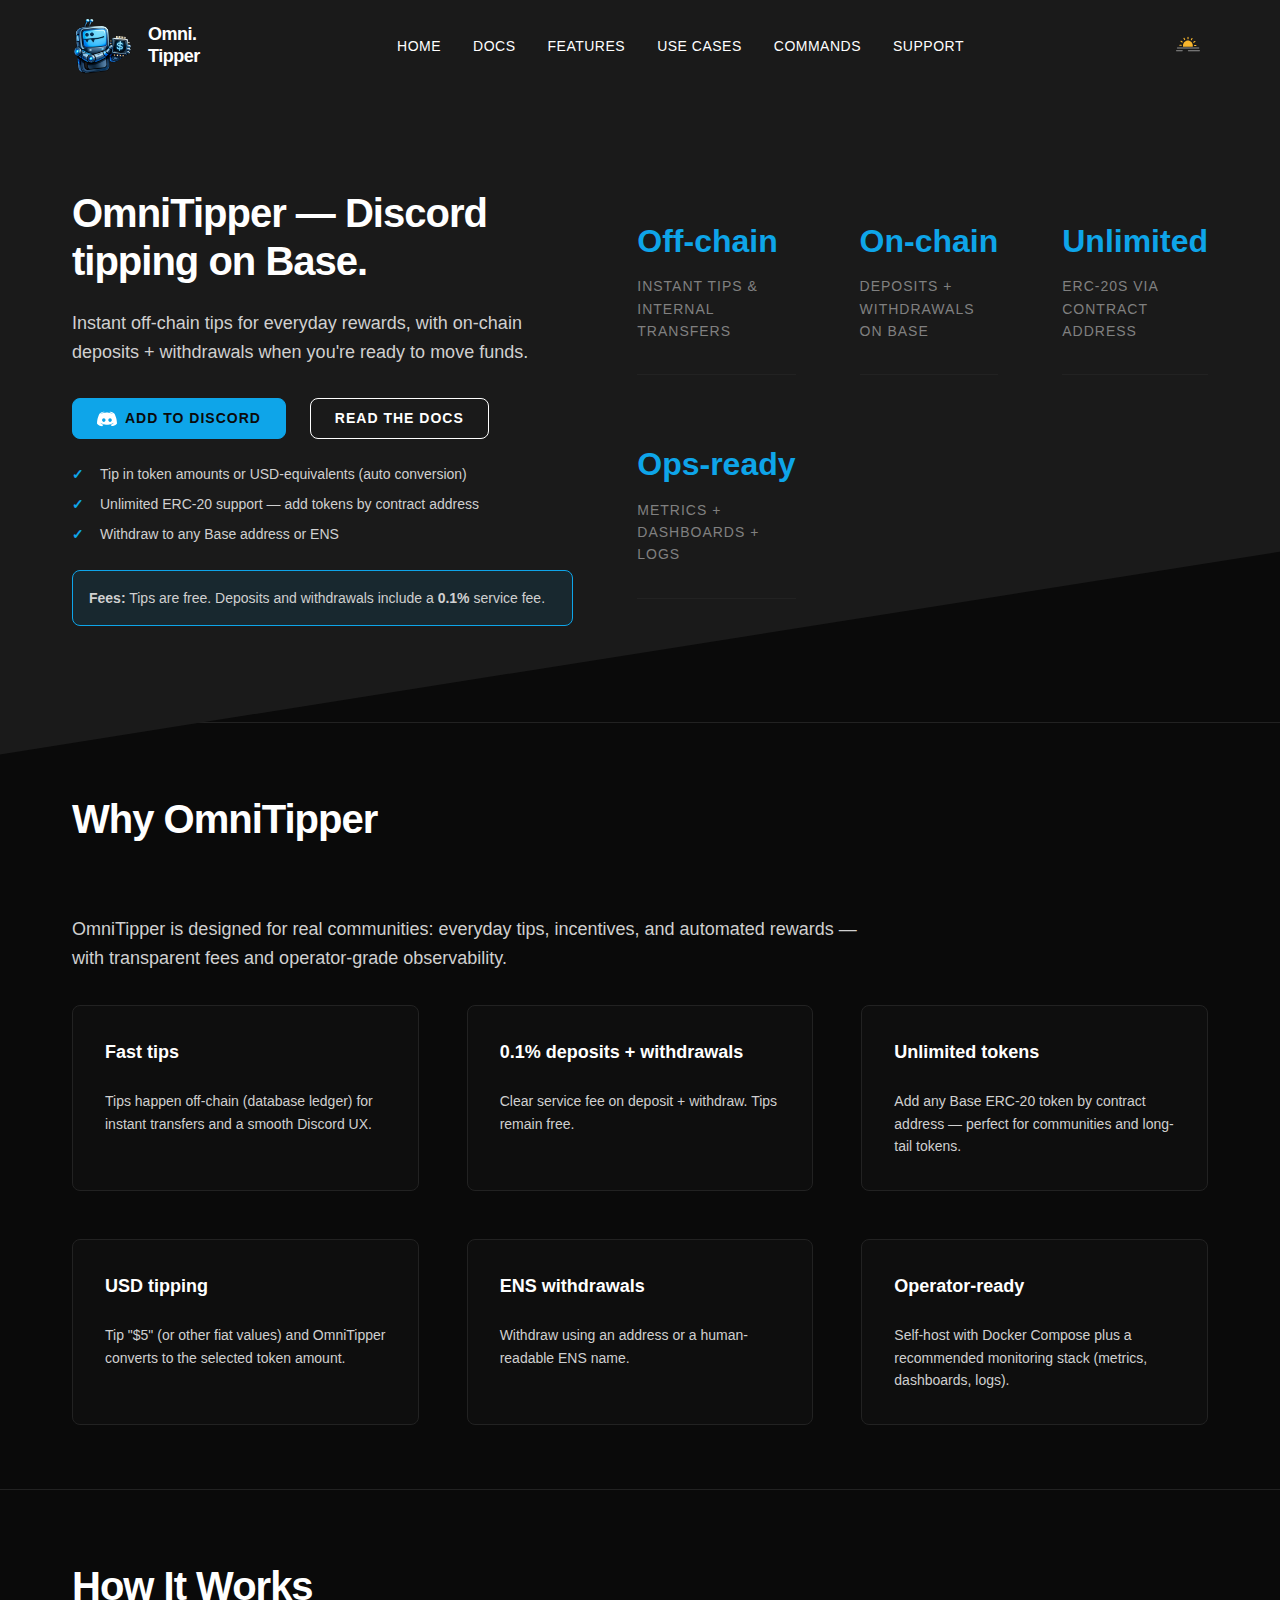
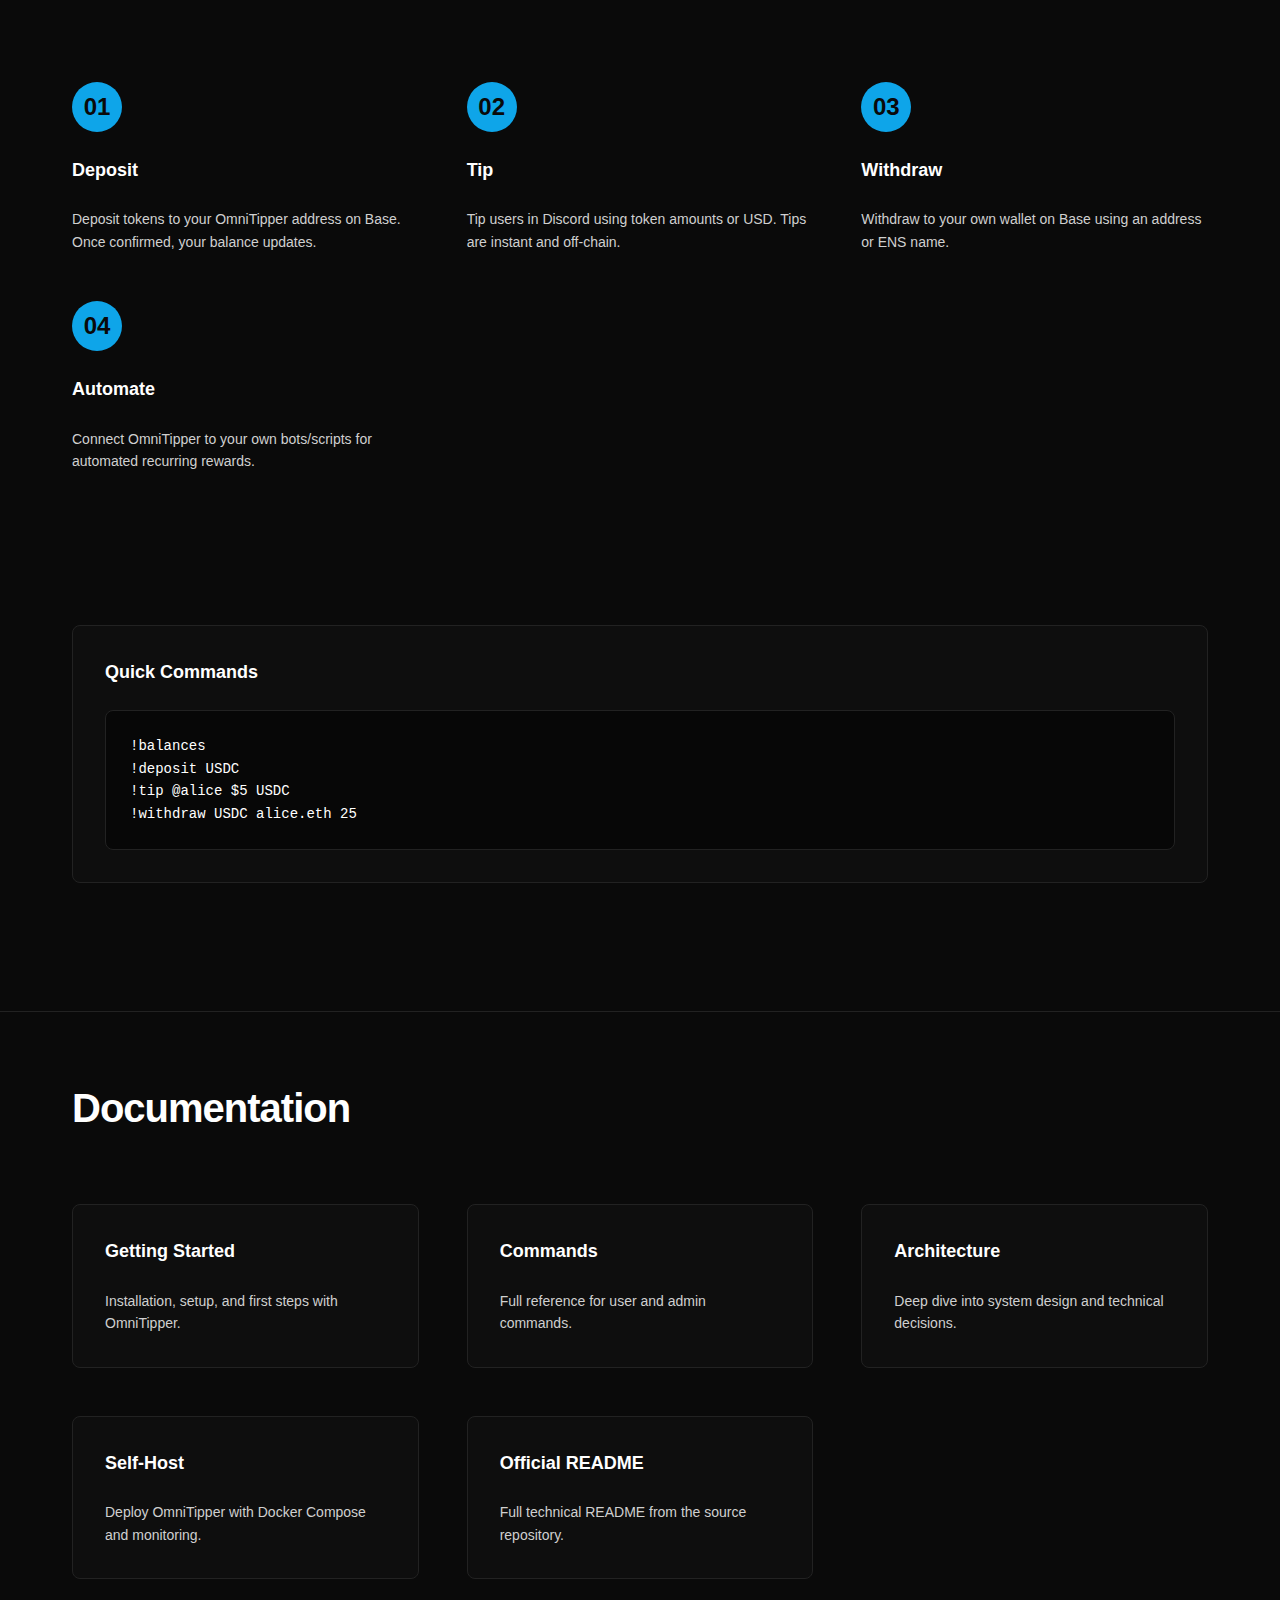
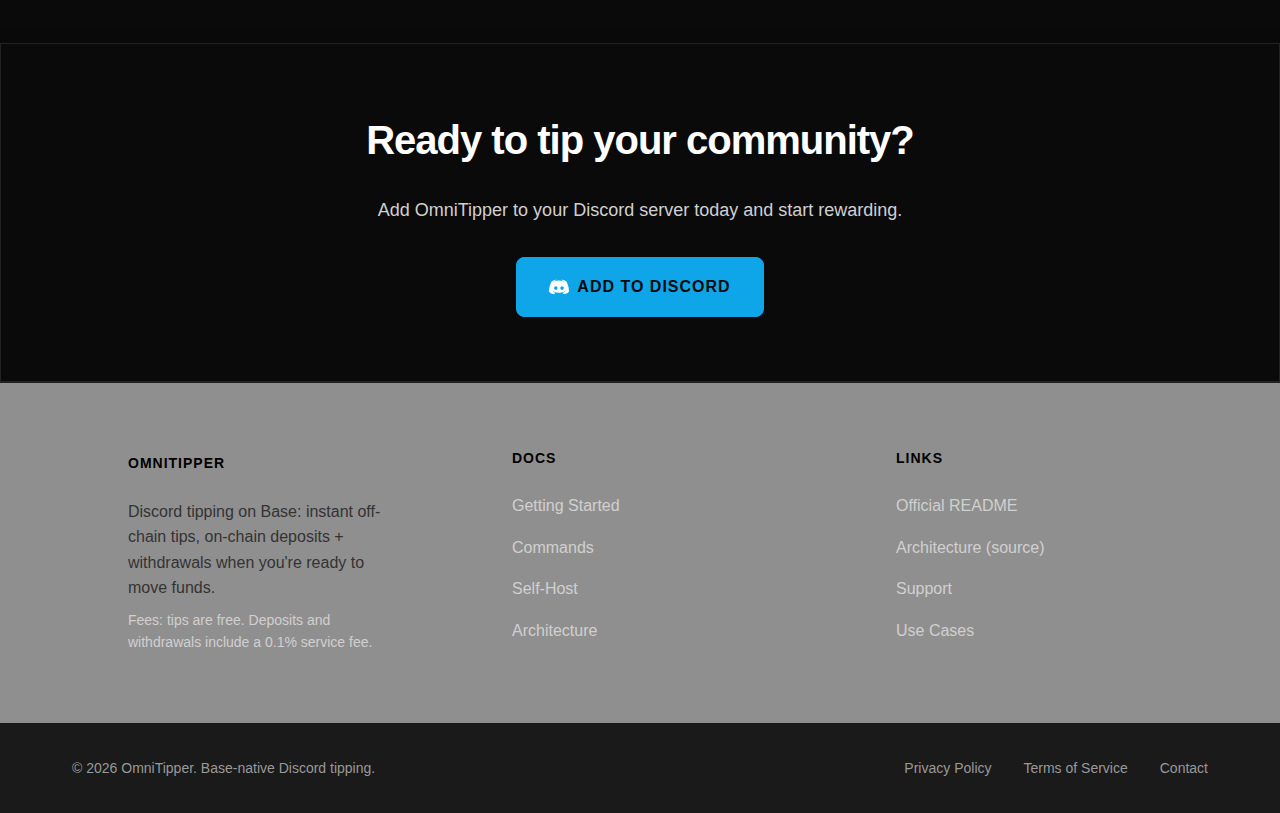
<file: index.html>
<!DOCTYPE html>
<html lang="en">
<head>
    <meta charset="UTF-8">
    <meta name="viewport" content="width=device-width, initial-scale=1.0">
    <title>OmniTipper - Discord Tipping Bot</title>
    <link rel="stylesheet" href="style.css">
</head>
<body>
    <!-- Navigation -->
    <nav class="navbar">
        <div class="container">
            <div class="nav-content">
                <div class="nav-left">
                    <a href="index.html" class="logo-link">
                        <div class="logo-container">
                            <img src="assets/tipper_bot_logo.svg" alt="OmniTipper" class="logo">
                            <div class="logo-text">
                                <span>Omni.</span>
                                <span>Tipper</span>
                            </div>
                        </div>
                    </a>
                </div>
                <div class="nav-center">
                    <ul class="nav-links">
                        <li><a href="index.html">Home</a></li>
                        <li><a href="#docs">Docs</a></li>
                        <li><a href="features.html">Features</a></li>
                        <li><a href="use-cases.html">Use Cases</a></li>
                        <li><a href="commands.html">Commands</a></li>
                        <li><a href="support.html">Support</a></li>
                    </ul>
                </div>
                <div class="nav-right">
                    <button id="hamburger-menu" class="hamburger-menu" aria-label="Toggle menu">
                        <span></span>
                        <span></span>
                        <span></span>
                    </button>
                    <button id="theme-toggle" class="theme-toggle" aria-label="Toggle theme">
                        <span class="icon-moon"><img src="assets/Moon.svg" alt="Dark Mode"></span>
                        <span class="icon-sun"><img src="assets/Sun.svg" alt="Light Mode"></span>
                    </button>
                </div>
            </div>
        </div>
    </nav>

    <!-- Hero Section -->
    <section class="hero block">
        <div class="container">
            <div class="hero-content">
                <h2>OmniTipper — Discord tipping on Base.</h2>
                <p>Instant off-chain tips for everyday rewards, with on-chain deposits + withdrawals when you're ready to move funds.</p>
                <div class="cta-buttons">
                    <a href="get-on-server.html" class="btn btn-primary">
                        <img src="assets/discord-icon.svg" alt="Discord" class="btn-icon">
                        Add to Discord
                    </a>
                    <a href="docs/getting-started.html" class="btn btn-secondary">Read the Docs</a>
                </div>
                <ul class="hero-features">
                    <li>Tip in token amounts or USD-equivalents (auto conversion)</li>
                    <li>Unlimited ERC‑20 support — add tokens by contract address</li>
                    <li>Withdraw to any Base address or ENS</li>
                </ul>
                <div class="fee-notice">
                    <strong>Fees:</strong> Tips are free. Deposits and withdrawals include a <strong>0.1%</strong> service fee.
                </div>
            </div>
            <div class="stats">
                <div class="stat-item">
                    <span class="stat-number">Off-chain</span>
                    <span class="stat-label">Instant tips & internal transfers</span>
                </div>
                <div class="stat-item">
                    <span class="stat-number">On-chain</span>
                    <span class="stat-label">Deposits + withdrawals on Base</span>
                </div>
                <div class="stat-item">
                    <span class="stat-number">Unlimited</span>
                    <span class="stat-label">ERC‑20s via contract address</span>
                </div>
                <div class="stat-item">
                    <span class="stat-number">Ops-ready</span>
                    <span class="stat-label">Metrics + dashboards + logs</span>
                </div>
            </div>
        </div>
    </section>

    <!-- Features Section -->
    <section id="features" class="features">
        <div class="container">
            <h2>Why OmniTipper</h2>
            <p class="section-subtitle">OmniTipper is designed for real communities: everyday tips, incentives, and automated rewards — with transparent fees and operator-grade observability.</p>
            <div class="features-grid">
                <div class="feature-card">
                    <h3>Fast tips</h3>
                    <p>Tips happen off-chain (database ledger) for instant transfers and a smooth Discord UX.</p>
                </div>
                <div class="feature-card">
                    <h3>0.1% deposits + withdrawals</h3>
                    <p>Clear service fee on deposit + withdraw. Tips remain free.</p>
                </div>
                <div class="feature-card">
                    <h3>Unlimited tokens</h3>
                    <p>Add any Base ERC‑20 token by contract address — perfect for communities and long-tail tokens.</p>
                </div>
                <div class="feature-card">
                    <h3>USD tipping</h3>
                    <p>Tip "$5" (or other fiat values) and OmniTipper converts to the selected token amount.</p>
                </div>
                <div class="feature-card">
                    <h3>ENS withdrawals</h3>
                    <p>Withdraw using an address or a human-readable ENS name.</p>
                </div>
                <div class="feature-card">
                    <h3>Operator-ready</h3>
                    <p>Self-host with Docker Compose plus a recommended monitoring stack (metrics, dashboards, logs).</p>
                </div>
            </div>
        </div>
    </section>

    <!-- How It Works Section -->
    <section id="how-it-works" class="how-it-works">
        <div class="container">
            <h2>How It Works</h2>
            <div class="steps">
                <div class="step">

            <div class="steps">
                <div class="step">
                    <div class="step-number">01</div>
                    <h3>Deposit</h3>
                    <p>Deposit tokens to your OmniTipper address on Base. Once confirmed, your balance updates.</p>
                </div>
                <div class="step">
                    <div class="step-number">02</div>
                    <h3>Tip</h3>
                    <p>Tip users in Discord using token amounts or USD. Tips are instant and off-chain.</p>
                </div>
                <div class="step">
                    <div class="step-number">03</div>
                    <h3>Withdraw</h3>
                    <p>Withdraw to your own wallet on Base using an address or ENS name.</p>
                </div>
                <div class="step">
                    <div class="step-number">04</div>
                    <h3>Automate</h3>
                    <p>Connect OmniTipper to your own bots/scripts for automated recurring rewards.</p>
                </div>
            </div>
            <div class="code-example">
                <h3>Quick Commands</h3>
                <div class="code-block">
                    <code>!balances
!deposit USDC
!tip @alice $5 USDC
!withdraw USDC alice.eth 25</code>
                </div>
            </div>
        </div>
    </section>

    <!-- Documentation Section -->
    <section id="docs" class="documentation">
        <div class="container">
            <h2>Documentation</h2>
            <div class="docs-grid">
                <a href="docs/getting-started.html" class="doc-card">
                    <h3>Getting Started</h3>
                    <p>Installation, setup, and first steps with OmniTipper.</p>
                    <span class="arrow">→</span>
                </a>
                <a href="docs/commands.html" class="doc-card">
                    <h3>Commands</h3>
                    <p>Full reference for user and admin commands.</p>
                    <span class="arrow">→</span>
                </a>
                <a href="docs/architecture.html" class="doc-card">
                    <h3>Architecture</h3>
                    <p>Deep dive into system design and technical decisions.</p>
                    <span class="arrow">→</span>
                </a>
                <a href="docs/self-host.html" class="doc-card">
                    <h3>Self-Host</h3>
                    <p>Deploy OmniTipper with Docker Compose and monitoring.</p>
                    <span class="arrow">→</span>
                </a>
                <a href="https://omnitipper-7e2078.gitlab.io/README.html" target="_blank" class="doc-card">
                    <h3>Official README</h3>
                    <p>Full technical README from the source repository.</p>
                    <span class="arrow">→</span>
                </a>
            </div>
        </div>
    </section>

    <!-- CTA Section -->
    <section class="cta-section">
        <div class="container">
            <h2>Ready to tip your community?</h2>
            <p>Add OmniTipper to your Discord server today and start rewarding.</p>
            <a href="get-on-server.html" class="btn btn-primary btn-large">
                <img src="assets/discord-icon.svg" alt="Discord" class="btn-icon">
                Add to Discord
            </a>
        </div>
    </section>

    <!-- Footer -->
    <footer class="footer">
        <div class="footer-content">
            <div class="footer-section">
                <h4>OmniTipper</h4>
                <p>Discord tipping on Base: instant off-chain tips, on-chain deposits + withdrawals when you're ready to move funds.</p>
                <p class="small">Fees: tips are free. Deposits and withdrawals include a 0.1% service fee.</p>
            </div>
            <div class="footer-section">
                <h4>Docs</h4>
                <ul>
                    <li><a href="docs/getting-started.html">Getting Started</a></li>
                    <li><a href="docs/commands.html">Commands</a></li>
                    <li><a href="docs/self-host.html">Self-Host</a></li>
                    <li><a href="docs/architecture.html">Architecture</a></li>
                </ul>
            </div>
            <div class="footer-section">
                <h4>Links</h4>
                <ul>
                    <li><a href="https://omnitipper-7e2078.gitlab.io/README.html" target="_blank" rel="noreferrer">Official README</a></li>
                    <li><a href="https://omnitipper-7e2078.gitlab.io/ARCHITECTURE.html" target="_blank" rel="noreferrer">Architecture (source)</a></li>
                    <li><a href="support.html">Support</a></li>
                    <li><a href="use-cases.html">Use Cases</a></li>
                </ul>
            </div>
        </div>
        <div class="footer-bottom">
            <div class="container" style="display: flex; justify-content: space-between; align-items: center; flex-wrap: wrap; gap: var(--spacing-lg); width: 100%;">
                <p>&copy; 2026 OmniTipper. Base-native Discord tipping.</p>
                <ul class="footer-links">
                    <li><a href="#">Privacy Policy</a></li>
                    <li><a href="#">Terms of Service</a></li>
                    <li><a href="#">Contact</a></li>
                </ul>
            </div>
        </div>
    </footer>

    <script src="script.js"></script>
</body>
</html>
</file>
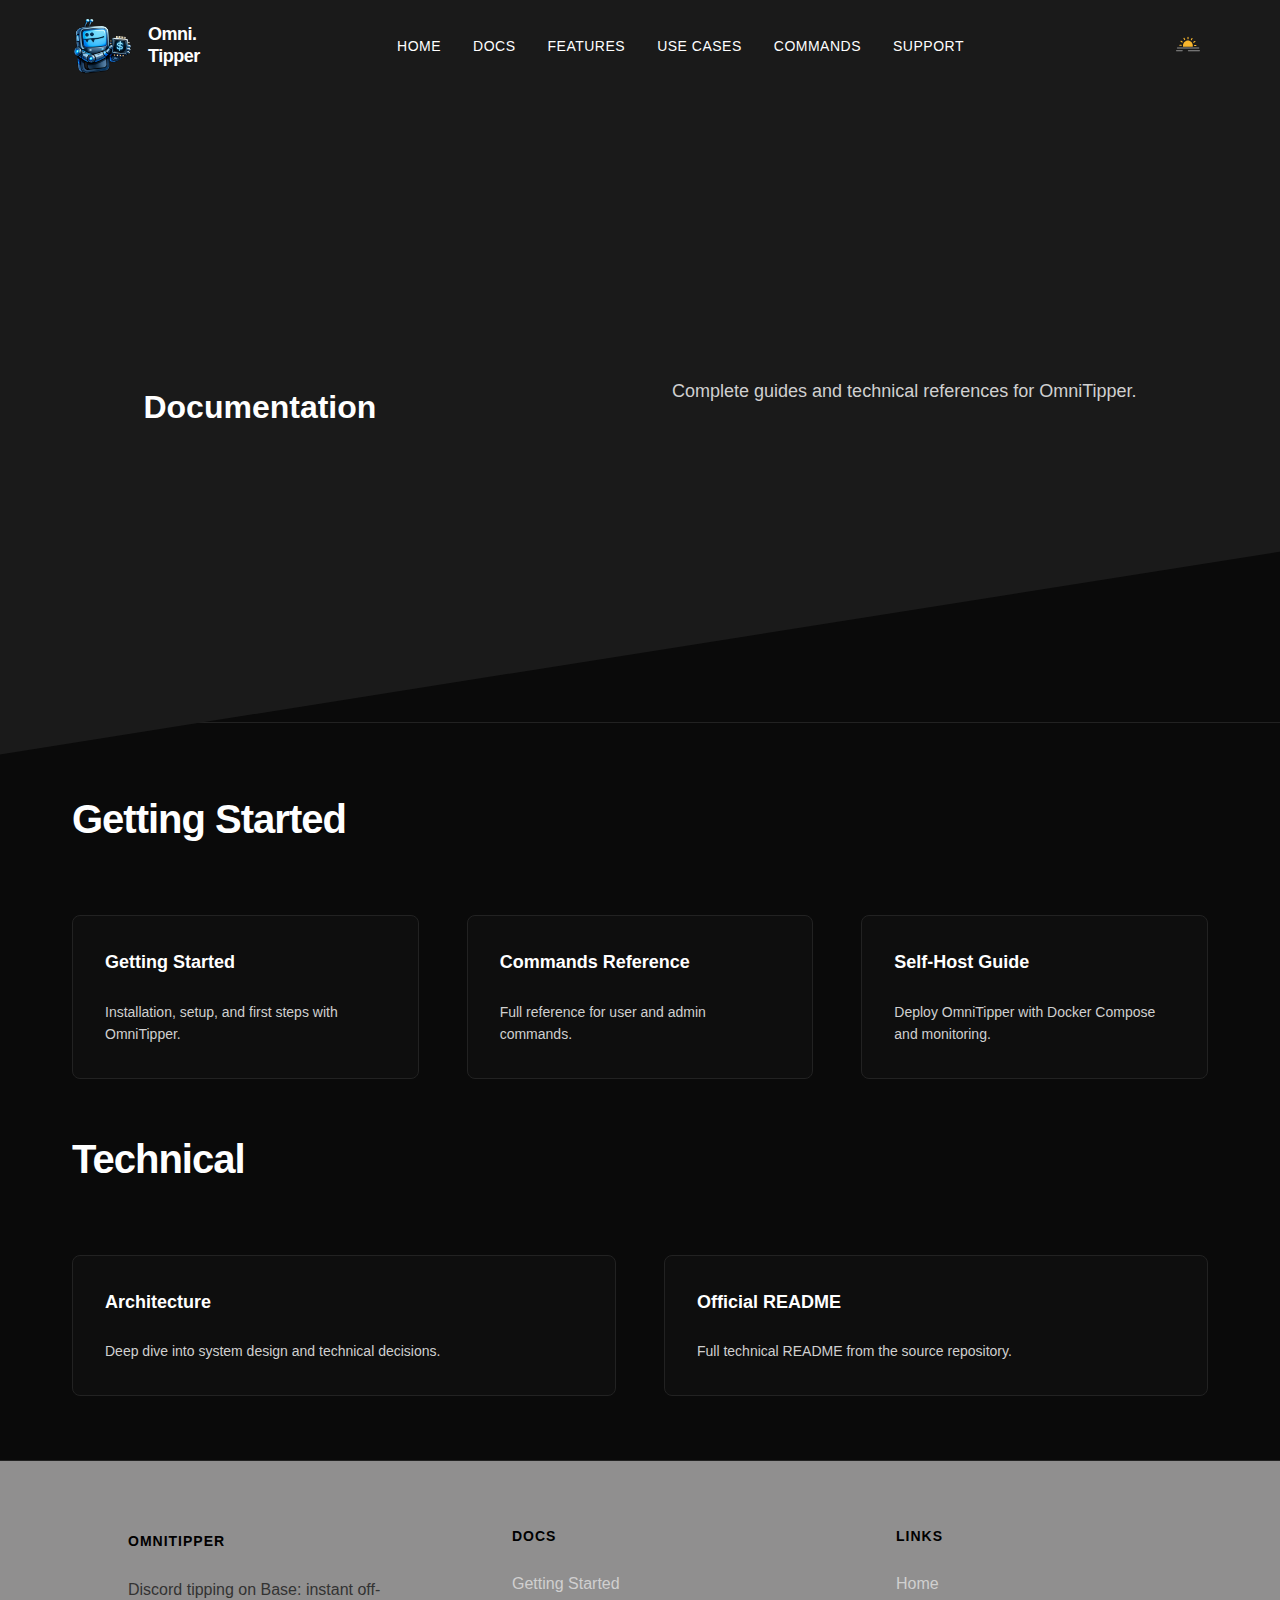
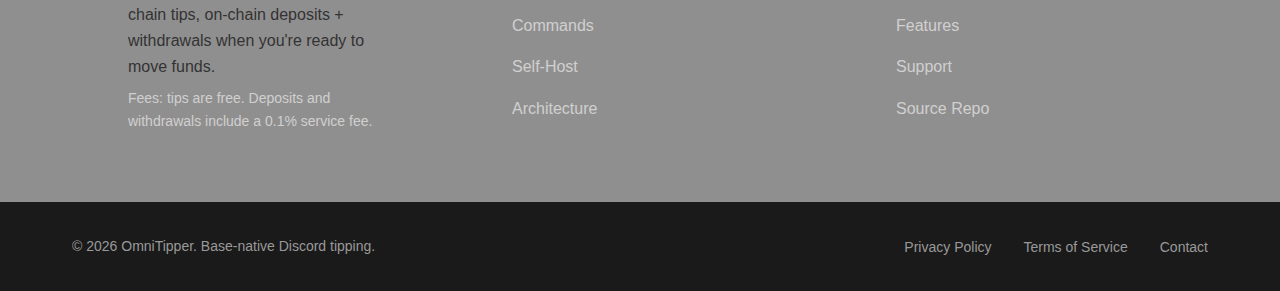
<file: docs/index.html>
<!DOCTYPE html>
<html lang="en">
<head>
    <meta charset="UTF-8">
    <meta name="viewport" content="width=device-width, initial-scale=1.0">
    <title>Docs - OmniTipper</title>
    <link rel="stylesheet" href="../style.css">
</head>
<body>
    <!-- Navigation -->
    <nav class="navbar">
        <div class="container">
            <div class="nav-content">
                <div class="nav-left">
                    <a href="../index.html" class="logo-link">
                        <div class="logo-container">
                            <img src="../assets/tipper_bot_logo.svg" alt="OmniTipper" class="logo">
                            <div class="logo-text">
                                <span>Omni.</span>
                                <span>Tipper</span>
                            </div>
                        </div>
                    </a>
                </div>
                <div class="nav-center">
                    <ul class="nav-links">
                        <li><a href="../index.html">Home</a></li>
                        <li><a href="index.html">Docs</a></li>
                        <li><a href="../features.html">Features</a></li>
                        <li><a href="../use-cases.html">Use Cases</a></li>
                        <li><a href="../commands.html">Commands</a></li>
                        <li><a href="../support.html">Support</a></li>
                    </ul>
                </div>
                <div class="nav-right">
                    <button id="hamburger-menu" class="hamburger-menu" aria-label="Toggle menu">
                        <span></span>
                        <span></span>
                        <span></span>
                    </button>
                    <button id="theme-toggle" class="theme-toggle" aria-label="Toggle theme">
                        <span class="icon-moon"><img src="../assets/Moon.svg" alt="Dark Mode"></span>
                        <span class="icon-sun"><img src="../assets/Sun.svg" alt="Light Mode"></span>
                    </button>
                </div>
            </div>
        </div>
    </nav>

    <!-- Page Header -->
    <section class="hero block">
        <div class="container">
            <h1>Documentation</h1>
            <p class="section-subtitle">Complete guides and technical references for OmniTipper.</p>
        </div>
    </section>

    <!-- Docs Index -->
    <section class="documentation">
        <div class="container">
            <h2>Getting Started</h2>
            <div class="docs-grid">
                <a href="getting-started.html" class="doc-card">
                    <h3>Getting Started</h3>
                    <p>Installation, setup, and first steps with OmniTipper.</p>
                    <span class="arrow">→</span>
                </a>
                <a href="commands.html" class="doc-card">
                    <h3>Commands Reference</h3>
                    <p>Full reference for user and admin commands.</p>
                    <span class="arrow">→</span>
                </a>
                <a href="self-host.html" class="doc-card">
                    <h3>Self-Host Guide</h3>
                    <p>Deploy OmniTipper with Docker Compose and monitoring.</p>
                    <span class="arrow">→</span>
                </a>
            </div>

            <h2 style="margin-top: 3rem;">Technical</h2>
            <div class="docs-grid">
                <a href="architecture.html" class="doc-card">
                    <h3>Architecture</h3>
                    <p>Deep dive into system design and technical decisions.</p>
                    <span class="arrow">→</span>
                </a>
                <a href="readme.html" class="doc-card">
                    <h3>Official README</h3>
                    <p>Full technical README from the source repository.</p>
                    <span class="arrow">→</span>
                </a>
            </div>
        </div>
    </section>

    <!-- Footer -->
    <footer class="footer">
        <div class="footer-content">
            <div class="footer-section">
                <h4>OmniTipper</h4>
                <p>Discord tipping on Base: instant off-chain tips, on-chain deposits + withdrawals when you're ready to move funds.</p>
                <p class="small">Fees: tips are free. Deposits and withdrawals include a 0.1% service fee.</p>
            </div>
            <div class="footer-section">
                <h4>Docs</h4>
                <ul>
                    <li><a href="getting-started.html">Getting Started</a></li>
                    <li><a href="commands.html">Commands</a></li>
                    <li><a href="self-host.html">Self-Host</a></li>
                    <li><a href="architecture.html">Architecture</a></li>
                </ul>
            </div>
            <div class="footer-section">
                <h4>Links</h4>
                <ul>
                    <li><a href="../index.html">Home</a></li>
                    <li><a href="../features.html">Features</a></li>
                    <li><a href="../support.html">Support</a></li>
                    <li><a href="https://omnitipper-7e2078.gitlab.io/README.html" target="_blank" rel="noreferrer">Source Repo</a></li>
                </ul>
            </div>
        </div>
        <div class="footer-bottom">
            <div class="container" style="display: flex; justify-content: space-between; align-items: center; flex-wrap: wrap; gap: var(--spacing-lg); width: 100%;">
                <p>&copy; 2026 OmniTipper. Base-native Discord tipping.</p>
                <ul class="footer-links">
                    <li><a href="#">Privacy Policy</a></li>
                    <li><a href="#">Terms of Service</a></li>
                    <li><a href="#">Contact</a></li>
                </ul>
            </div>
        </div>
    </footer>

    <script src="../script.js"></script>
</body>
</html>
</file>
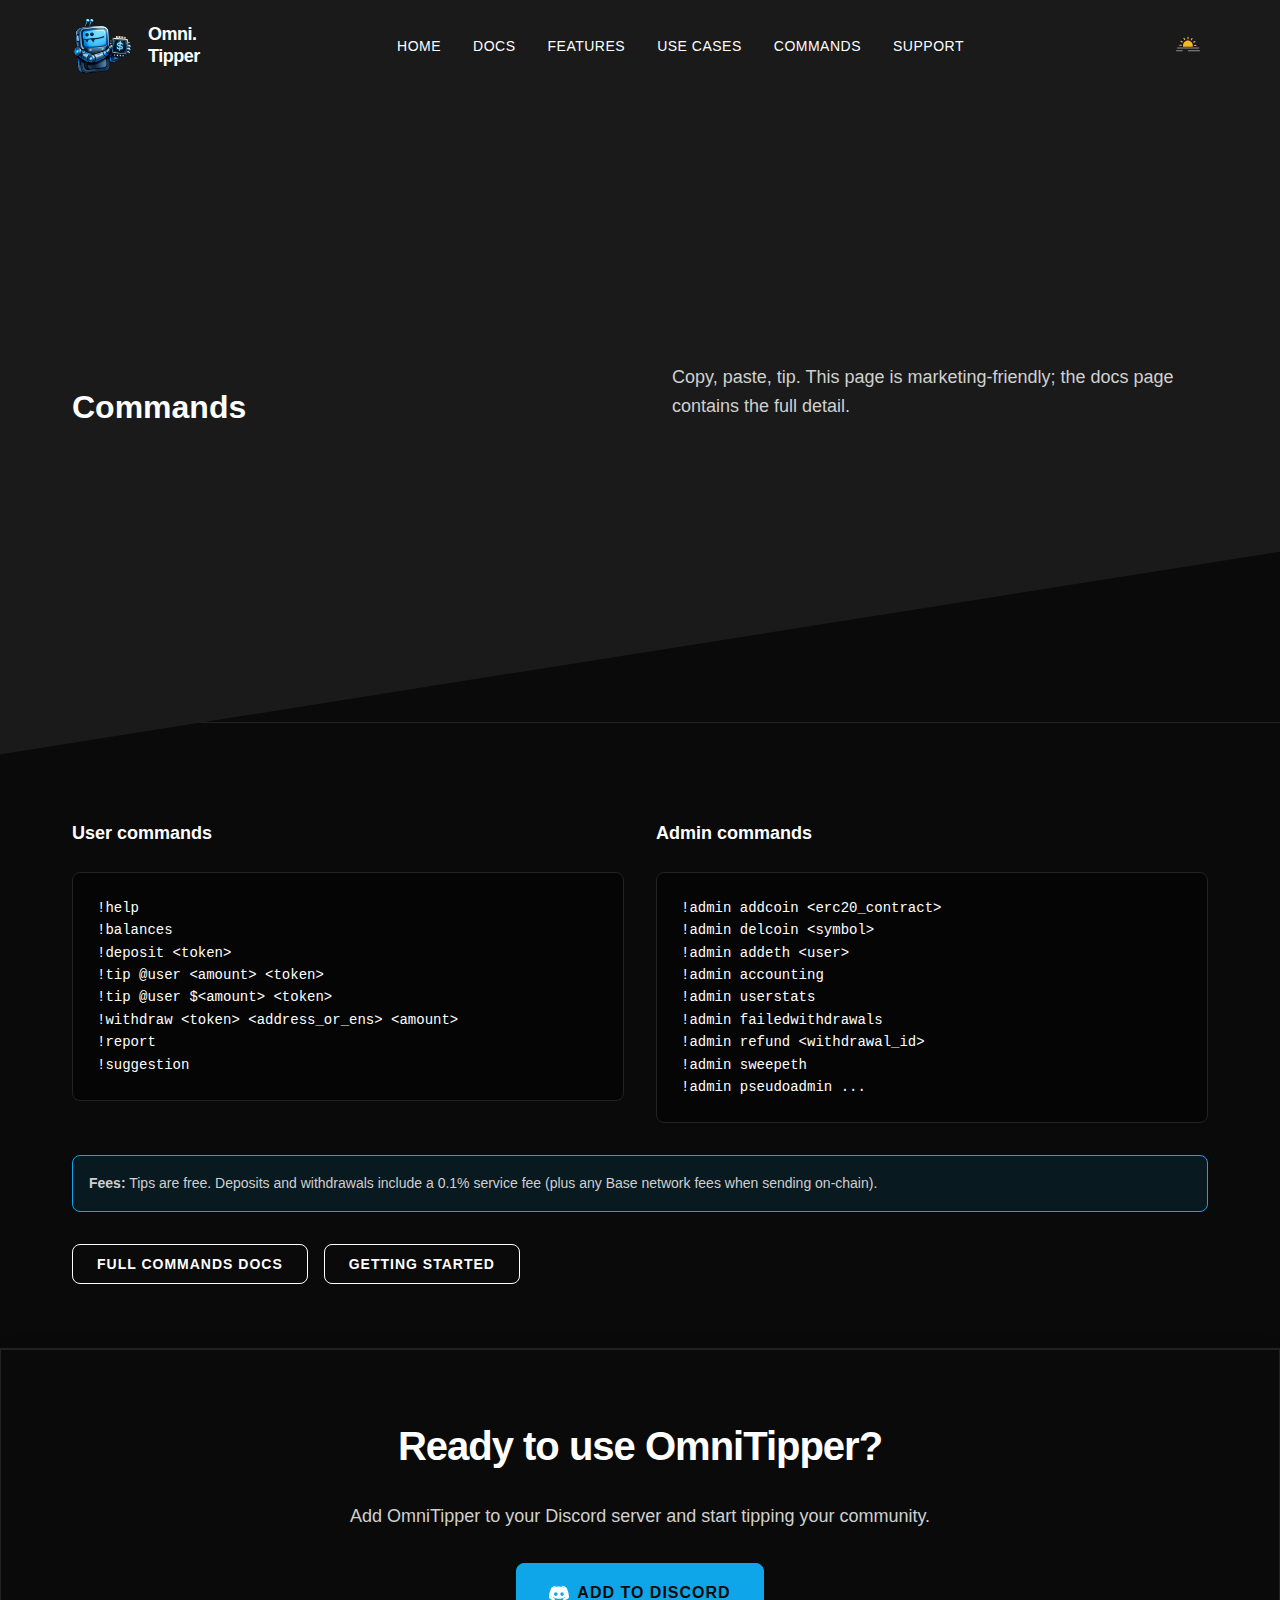
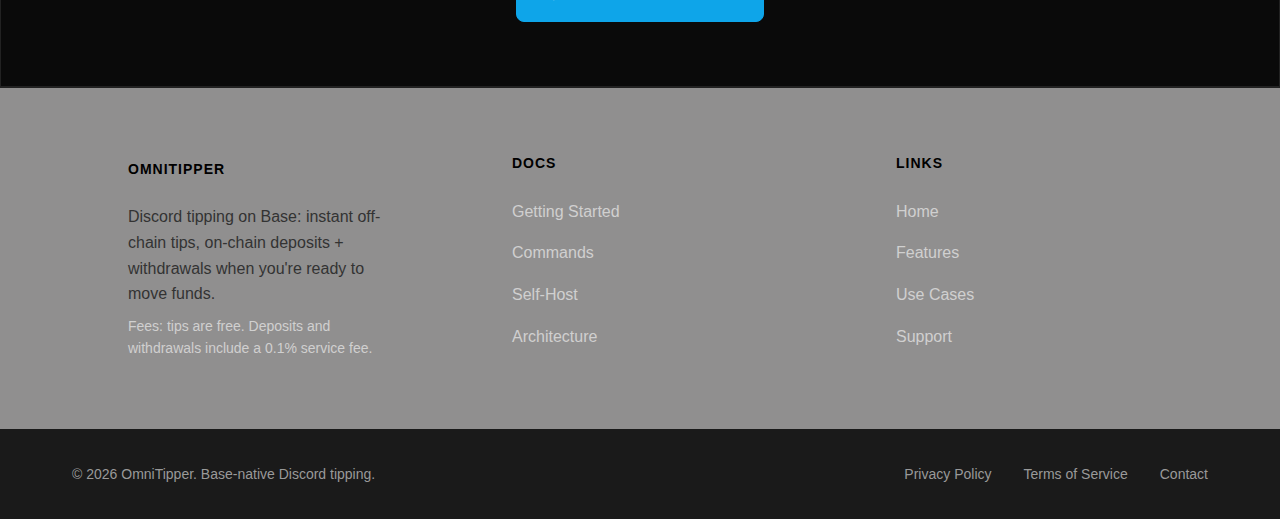
<file: commands.html>
<!DOCTYPE html>
<html lang="en">
<head>
    <meta charset="UTF-8">
    <meta name="viewport" content="width=device-width, initial-scale=1.0">
    <title>Commands - OmniTipper</title>
    <link rel="stylesheet" href="style.css">
</head>
<body>
    <!-- Navigation -->
    <nav class="navbar">
        <div class="container">
            <div class="nav-content">
                <div class="nav-left">
                    <a href="index.html" class="logo-link">
                        <div class="logo-container">
                            <img src="assets/tipper_bot_logo.svg" alt="OmniTipper" class="logo">
                            <div class="logo-text">
                                <span>Omni.</span>
                                <span>Tipper</span>
                            </div>
                        </div>
                    </a>
                </div>
                <div class="nav-center">
                    <ul class="nav-links">
                        <li><a href="index.html">Home</a></li>
                        <li><a href="index.html#docs">Docs</a></li>
                        <li><a href="features.html">Features</a></li>
                        <li><a href="use-cases.html">Use Cases</a></li>
                        <li><a href="commands.html">Commands</a></li>
                        <li><a href="support.html">Support</a></li>
                    </ul>
                </div>
                <div class="nav-right">
                    <button id="hamburger-menu" class="hamburger-menu" aria-label="Toggle menu">
                        <span></span>
                        <span></span>
                        <span></span>
                    </button>
                    <button id="theme-toggle" class="theme-toggle" aria-label="Toggle theme">
                        <span class="icon-moon"><img src="assets/Moon.svg" alt="Dark Mode"></span>
                        <span class="icon-sun"><img src="assets/Sun.svg" alt="Light Mode"></span>
                    </button>
                </div>
            </div>
        </div>
    </nav>

    <!-- Page Header -->
    <section class="hero block">
        <div class="container">
            <h1>Commands</h1>
            <p class="section-subtitle">Copy, paste, tip. This page is marketing-friendly; the docs page contains the full detail.</p>
        </div>
    </section>

    <!-- Commands Section -->
    <section class="how-it-works">
        <div class="container">
            <div style="display: grid; grid-template-columns: 1fr 1fr; gap: 2rem; margin-top: 2rem;">
                <div class="step">
                    <h3>User commands</h3>
                    <div class="code-block">
                        <code>!help
!balances
!deposit &lt;token&gt;
!tip @user &lt;amount&gt; &lt;token&gt;
!tip @user $&lt;amount&gt; &lt;token&gt;
!withdraw &lt;token&gt; &lt;address_or_ens&gt; &lt;amount&gt;
!report
!suggestion</code>
                    </div>
                </div>

                <div class="step">
                    <h3>Admin commands</h3>
                    <div class="code-block">
                        <code>!admin addcoin &lt;erc20_contract&gt;
!admin delcoin &lt;symbol&gt;
!admin addeth &lt;user&gt;
!admin accounting
!admin userstats
!admin failedwithdrawals
!admin refund &lt;withdrawal_id&gt;
!admin sweepeth
!admin pseudoadmin ...</code>
                    </div>
                </div>
            </div>

            <div class="fee-notice" style="margin-top: 2rem;">
                <strong>Fees:</strong> Tips are free. Deposits and withdrawals include a 0.1% service fee (plus any Base network fees when sending on-chain).
            </div>

            <div style="display: flex; gap: 1rem; flex-wrap: wrap; margin-top: 2rem;">
                <a href="docs/commands.html" class="btn btn-secondary">Full commands docs</a>
                <a href="docs/getting-started.html" class="btn btn-secondary">Getting started</a>
            </div>
        </div>
    </section>

    <!-- CTA Section -->
    <section class="cta-section">
        <div class="container">
            <h2>Ready to use OmniTipper?</h2>
            <p>Add OmniTipper to your Discord server and start tipping your community.</p>
            <a href="get-on-server.html" class="btn btn-primary btn-large">
                <img src="assets/discord-icon.svg" alt="Discord" class="btn-icon">
                Add to Discord
            </a>
        </div>
    </section>

    <!-- Footer -->
    <footer class="footer">
        <div class="footer-content">
            <div class="footer-section">
                <h4>OmniTipper</h4>
                <p>Discord tipping on Base: instant off-chain tips, on-chain deposits + withdrawals when you're ready to move funds.</p>
                <p class="small">Fees: tips are free. Deposits and withdrawals include a 0.1% service fee.</p>
            </div>
            <div class="footer-section">
                <h4>Docs</h4>
                <ul>
                    <li><a href="docs/getting-started.html">Getting Started</a></li>
                    <li><a href="docs/commands.html">Commands</a></li>
                    <li><a href="docs/self-host.html">Self-Host</a></li>
                    <li><a href="docs/architecture.html">Architecture</a></li>
                </ul>
            </div>
            <div class="footer-section">
                <h4>Links</h4>
                <ul>
                    <li><a href="index.html">Home</a></li>
                    <li><a href="features.html">Features</a></li>
                    <li><a href="use-cases.html">Use Cases</a></li>
                    <li><a href="support.html">Support</a></li>
                </ul>
            </div>
        </div>
        <div class="footer-bottom">
            <div class="container" style="display: flex; justify-content: space-between; align-items: center; flex-wrap: wrap; gap: var(--spacing-lg); width: 100%;">
                <p>&copy; 2026 OmniTipper. Base-native Discord tipping.</p>
                <ul class="footer-links">
                    <li><a href="#">Privacy Policy</a></li>
                    <li><a href="#">Terms of Service</a></li>
                    <li><a href="#">Contact</a></li>
                </ul>
            </div>
        </div>
    </footer>

    <script src="script.js"></script>
</body>
</html>
</file>
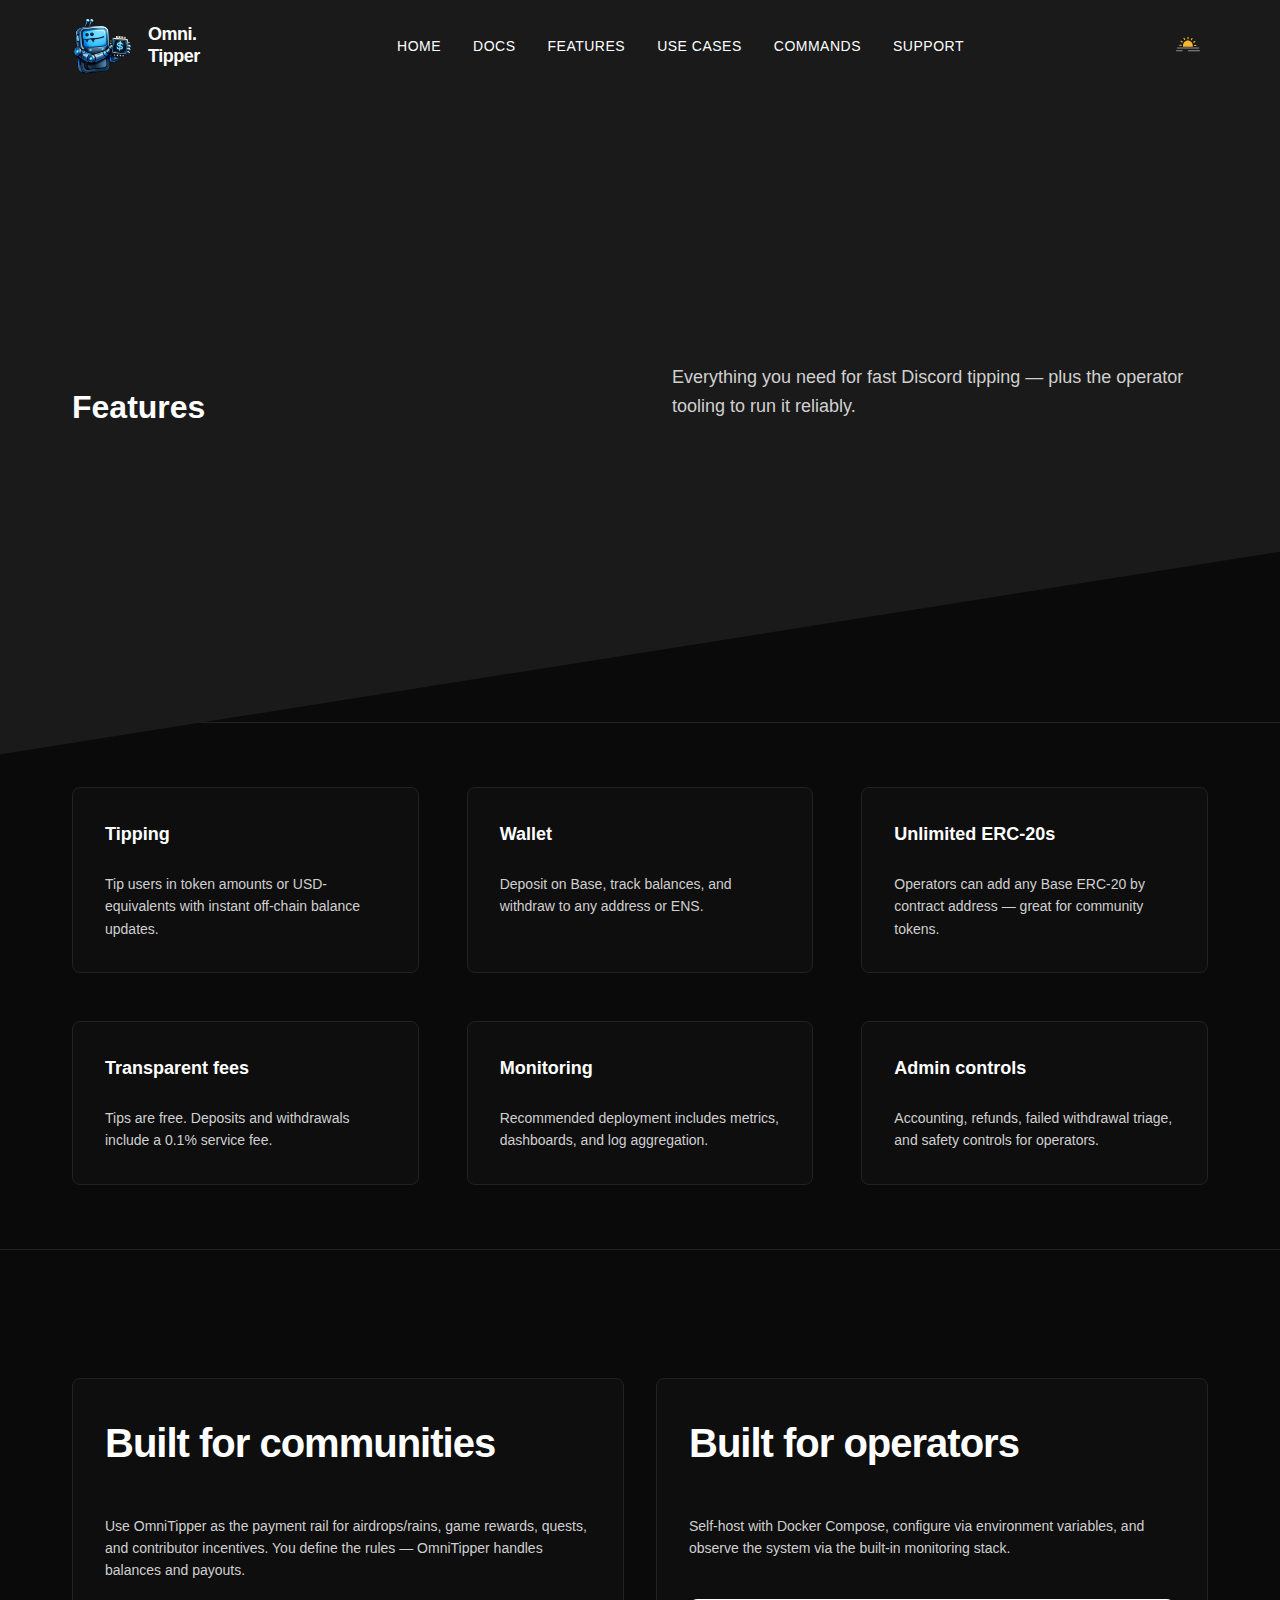
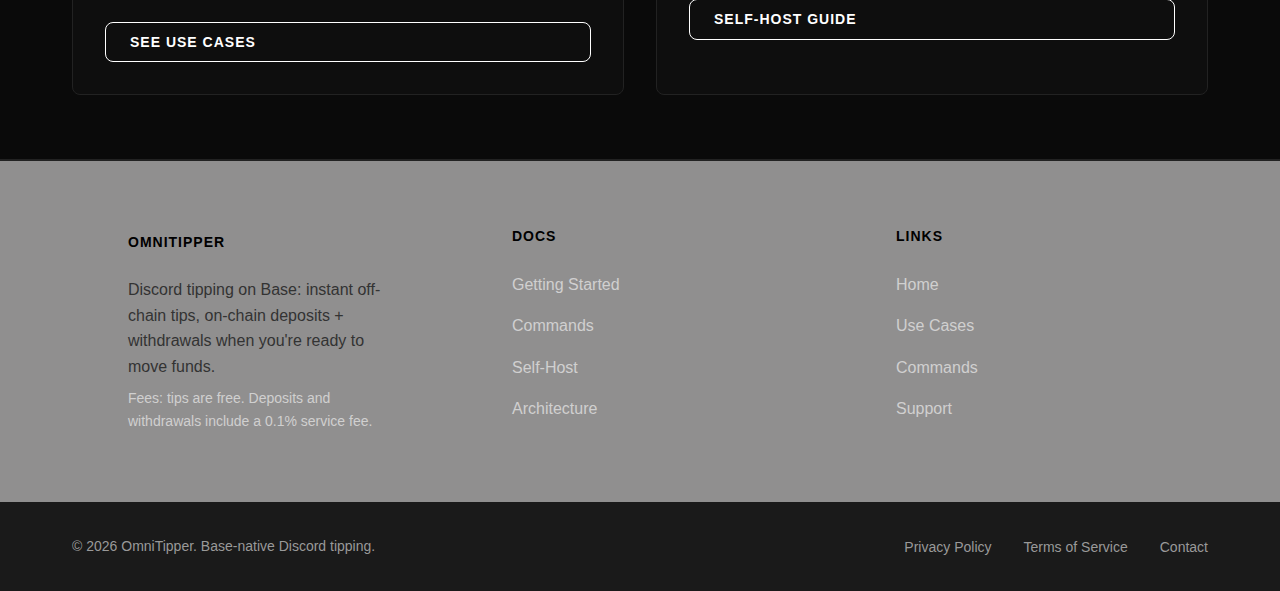
<file: features.html>
<!DOCTYPE html>
<html lang="en">
<head>
    <meta charset="UTF-8">
    <meta name="viewport" content="width=device-width, initial-scale=1.0">
    <title>Features - OmniTipper</title>
    <link rel="stylesheet" href="style.css">
</head>
<body>
    <!-- Navigation -->
    <nav class="navbar">
        <div class="container">
            <div class="nav-content">
                <div class="nav-left">
                    <a href="index.html" class="logo-link">
                        <div class="logo-container">
                            <img src="assets/tipper_bot_logo.svg" alt="OmniTipper" class="logo">
                            <div class="logo-text">
                                <span>Omni.</span>
                                <span>Tipper</span>
                            </div>
                        </div>
                    </a>
                </div>
                <div class="nav-center">
                    <ul class="nav-links">
                        <li><a href="index.html">Home</a></li>
                        <li><a href="index.html#docs">Docs</a></li>
                        <li><a href="features.html">Features</a></li>
                        <li><a href="use-cases.html">Use Cases</a></li>
                        <li><a href="commands.html">Commands</a></li>
                        <li><a href="support.html">Support</a></li>
                    </ul>
                </div>
                <div class="nav-right">
                    <button id="hamburger-menu" class="hamburger-menu" aria-label="Toggle menu">
                        <span></span>
                        <span></span>
                        <span></span>
                    </button>
                    <button id="theme-toggle" class="theme-toggle" aria-label="Toggle theme">
                        <span class="icon-moon"><img src="assets/Moon.svg" alt="Dark Mode"></span>
                        <span class="icon-sun"><img src="assets/Sun.svg" alt="Light Mode"></span>
                    </button>
                </div>
            </div>
        </div>
    </nav>

    <!-- Page Header -->
    <section class="hero block">
        <div class="container">
            <h1>Features</h1>
            <p class="section-subtitle">Everything you need for fast Discord tipping — plus the operator tooling to run it reliably.</p>
        </div>
    </section>

    <!-- Features Grid -->
    <section class="features">
        <div class="container">
            <div class="features-grid">
                <div class="feature-card">
                    <h3>Tipping</h3>
                    <p>Tip users in token amounts or USD-equivalents with instant off-chain balance updates.</p>
                </div>
                <div class="feature-card">
                    <h3>Wallet</h3>
                    <p>Deposit on Base, track balances, and withdraw to any address or ENS.</p>
                </div>
                <div class="feature-card">
                    <h3>Unlimited ERC‑20s</h3>
                    <p>Operators can add any Base ERC‑20 by contract address — great for community tokens.</p>
                </div>
                <div class="feature-card">
                    <h3>Transparent fees</h3>
                    <p>Tips are free. Deposits and withdrawals include a 0.1% service fee.</p>
                </div>
                <div class="feature-card">
                    <h3>Monitoring</h3>
                    <p>Recommended deployment includes metrics, dashboards, and log aggregation.</p>
                </div>
                <div class="feature-card">
                    <h3>Admin controls</h3>
                    <p>Accounting, refunds, failed withdrawal triage, and safety controls for operators.</p>
                </div>
            </div>
        </div>
    </section>

    <!-- Communities & Operators -->
    <section class="features" style="margin-top: 4rem;">
        <div class="container">
            <div style="display: grid; grid-template-columns: 1fr 1fr; gap: 2rem;">
                <div class="feature-card">
                    <h2 style="margin-bottom: 1rem; margin-top: 0;">Built for communities</h2>
                    <p>Use OmniTipper as the payment rail for airdrops/rains, game rewards, quests, and contributor incentives. You define the rules — OmniTipper handles balances and payouts.</p>
                    <a href="use-cases.html" class="btn btn-secondary" style="margin-top: 1rem; display: inline-block;">See use cases</a>
                </div>
                <div class="feature-card">
                    <h2 style="margin-bottom: 1rem; margin-top: 0;">Built for operators</h2>
                    <p>Self-host with Docker Compose, configure via environment variables, and observe the system via the built-in monitoring stack.</p>
                    <a href="docs/self-host.html" class="btn btn-secondary" style="margin-top: 1rem; display: inline-block;">Self-host guide</a>
                </div>
            </div>
        </div>
    </section>

    <!-- Footer -->
    <footer class="footer">
        <div class="footer-content">
            <div class="footer-section">
                <h4>OmniTipper</h4>
                <p>Discord tipping on Base: instant off-chain tips, on-chain deposits + withdrawals when you're ready to move funds.</p>
                <p class="small">Fees: tips are free. Deposits and withdrawals include a 0.1% service fee.</p>
            </div>
            <div class="footer-section">
                <h4>Docs</h4>
                <ul>
                    <li><a href="docs/getting-started.html">Getting Started</a></li>
                    <li><a href="docs/commands.html">Commands</a></li>
                    <li><a href="docs/self-host.html">Self-Host</a></li>
                    <li><a href="docs/architecture.html">Architecture</a></li>
                </ul>
            </div>
            <div class="footer-section">
                <h4>Links</h4>
                <ul>
                    <li><a href="index.html">Home</a></li>
                    <li><a href="use-cases.html">Use Cases</a></li>
                    <li><a href="commands.html">Commands</a></li>
                    <li><a href="support.html">Support</a></li>
                </ul>
            </div>
        </div>
        <div class="footer-bottom">
            <div class="container" style="display: flex; justify-content: space-between; align-items: center; flex-wrap: wrap; gap: var(--spacing-lg); width: 100%;">
                <p>&copy; 2026 OmniTipper. Base-native Discord tipping.</p>
                <ul class="footer-links">
                    <li><a href="#">Privacy Policy</a></li>
                    <li><a href="#">Terms of Service</a></li>
                    <li><a href="#">Contact</a></li>
                </ul>
            </div>
        </div>
    </footer>

    <script src="script.js"></script>
</body>
</html>
</file>
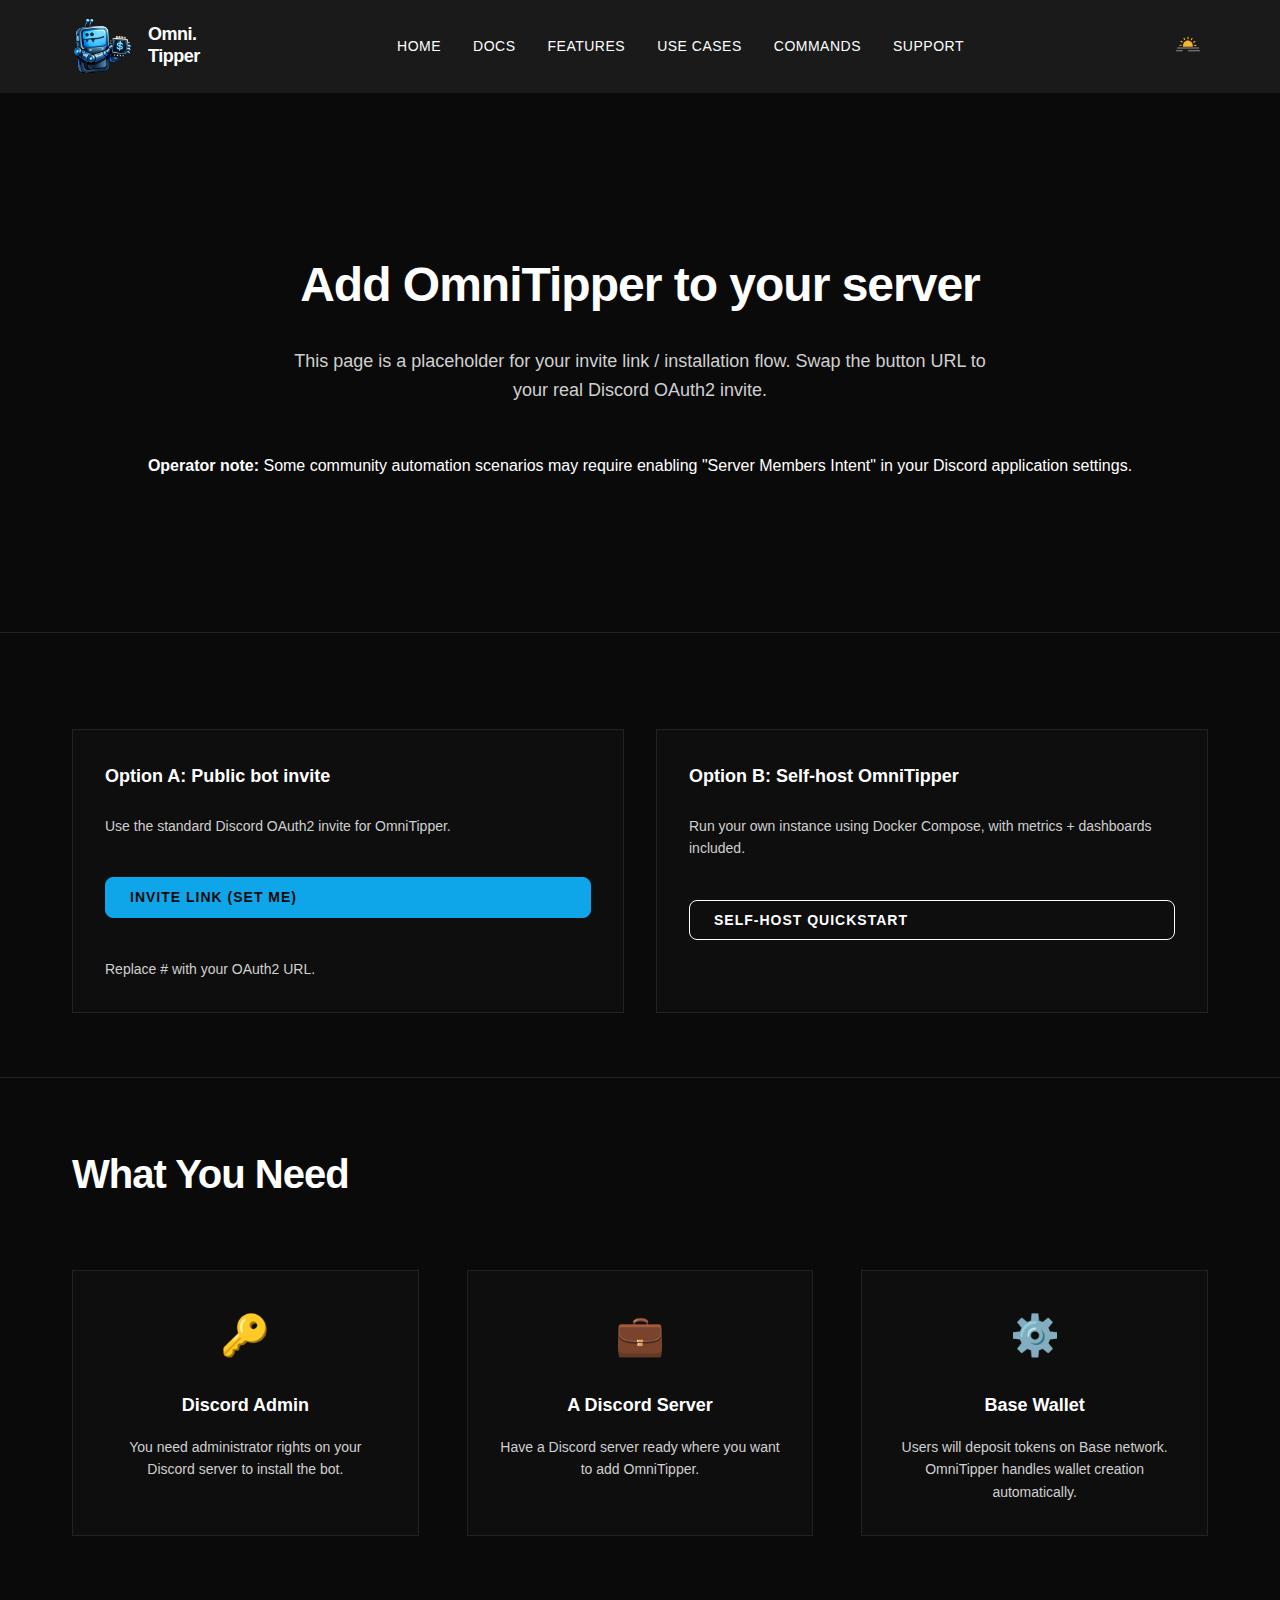
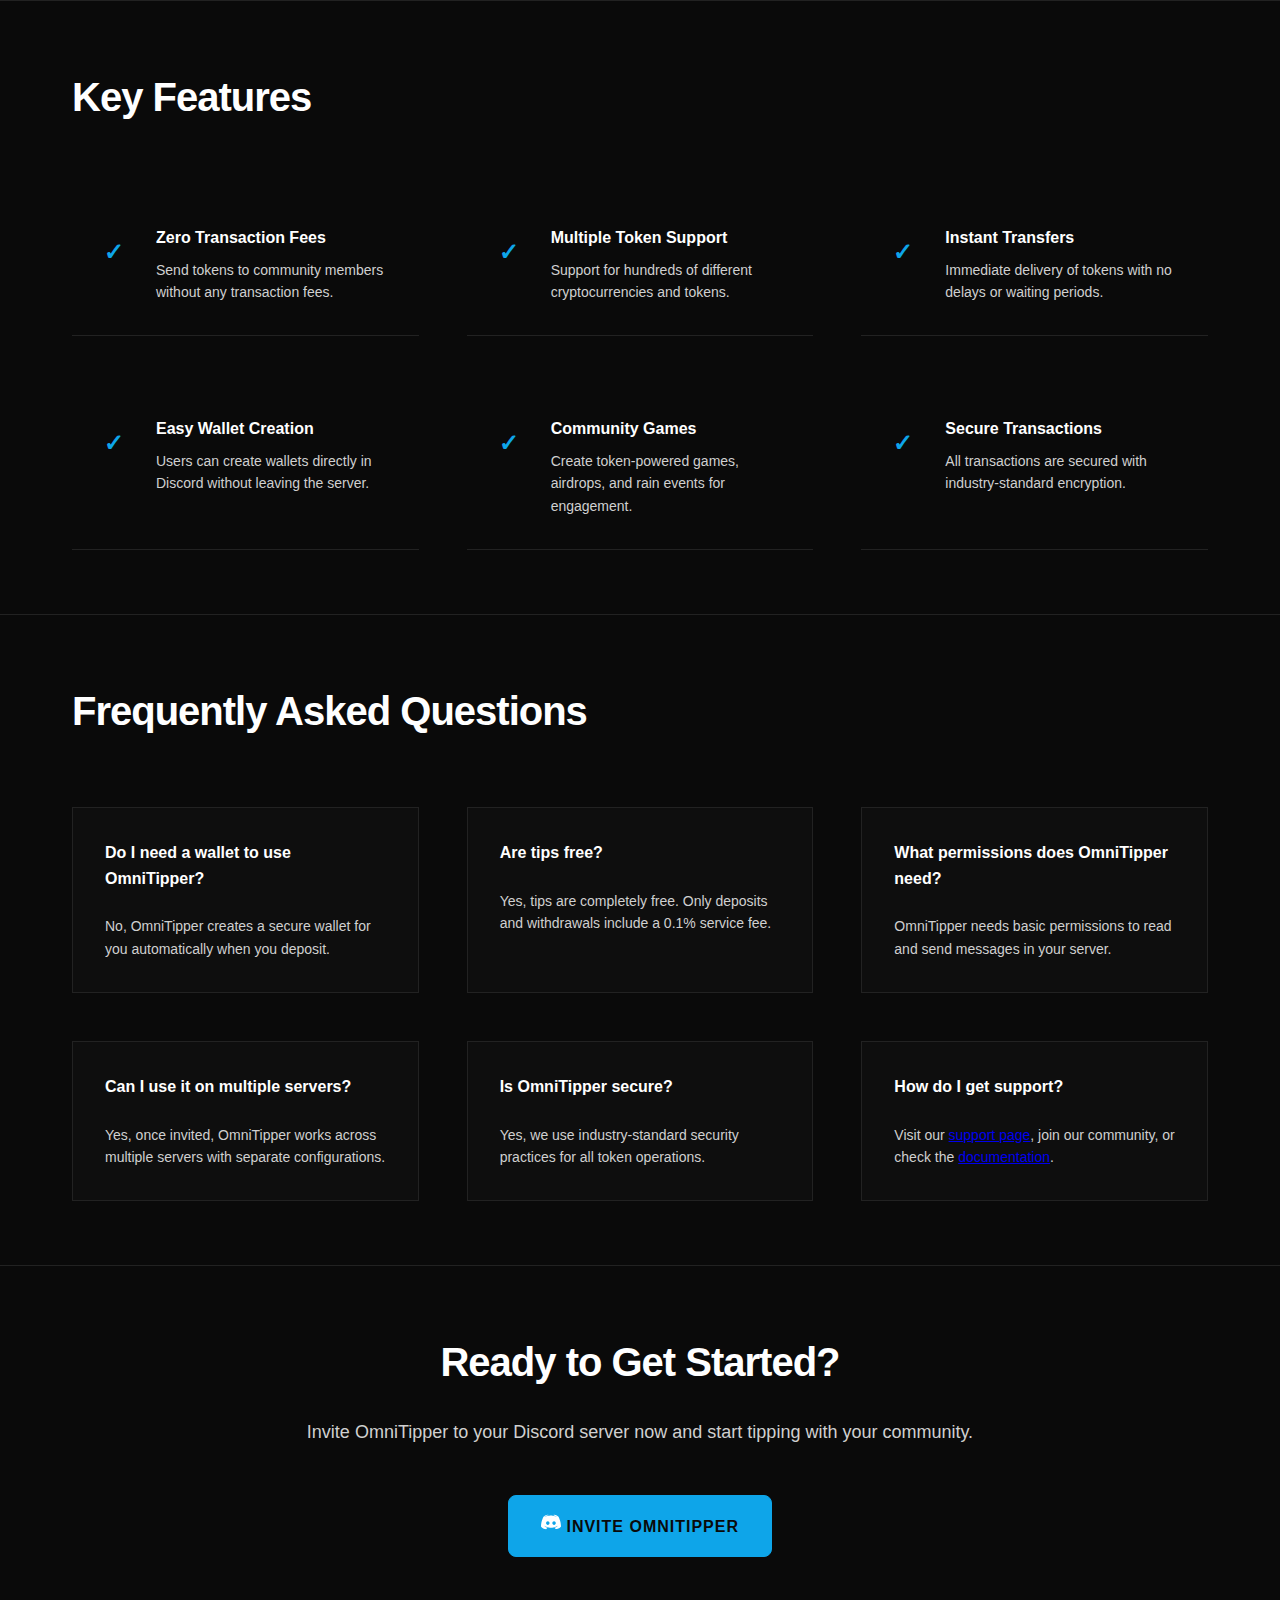
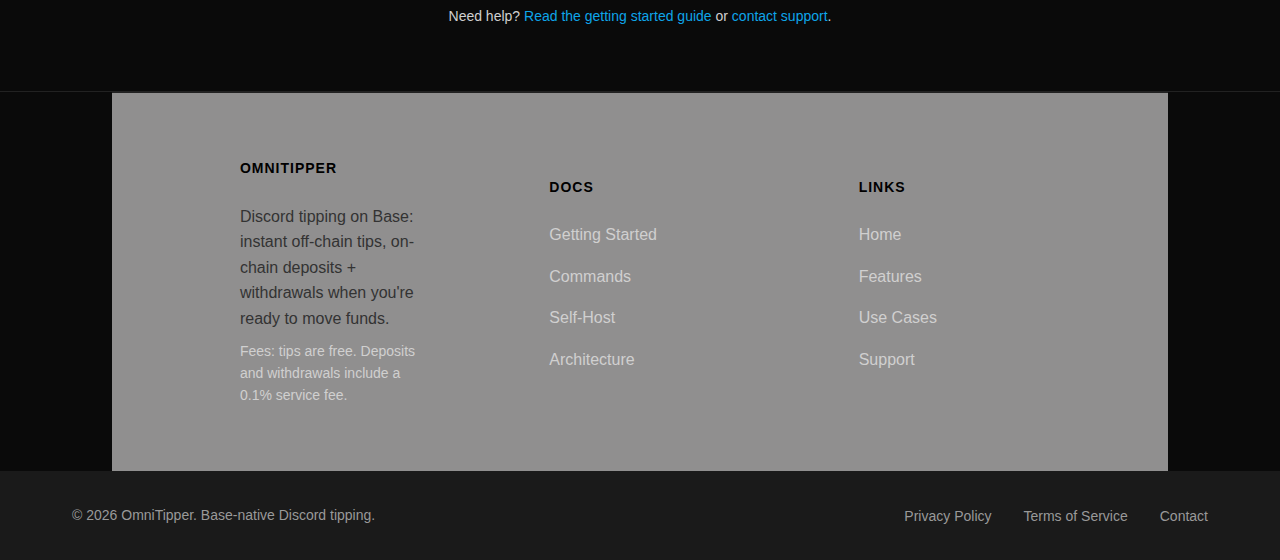
<file: get-on-server.html>
<!DOCTYPE html>
<html lang="en">
<head>
    <meta charset="UTF-8">
    <meta name="viewport" content="width=device-width, initial-scale=1.0">
    <title>Get OmniTipper on Your Server - OmniTipper</title>
    <link rel="stylesheet" href="style.css">
</head>
<body>
    <!-- Navigation -->
    <nav class="navbar">
        <div class="container">
            <div class="nav-content">
                <div class="nav-left">
                    <a href="index.html" class="logo-link">
                        <div class="logo-container">
                            <img src="assets/tipper_bot_logo.svg" alt="OmniTipper" class="logo">
                            <div class="logo-text">
                                <span>Omni.</span>
                                <span>Tipper</span>
                            </div>
                        </div>
                    </a>
                </div>
                <div class="nav-center">
                    <ul class="nav-links">
                        <li><a href="index.html">Home</a></li>
                        <li><a href="index.html#docs">Docs</a></li>
                        <li><a href="features.html">Features</a></li>
                        <li><a href="use-cases.html">Use Cases</a></li>
                        <li><a href="commands.html">Commands</a></li>
                        <li><a href="support.html">Support</a></li>
                    </ul>
                </div>
                <div class="nav-right">
                    <button id="hamburger-menu" class="hamburger-menu" aria-label="Toggle menu">
                        <span></span>
                        <span></span>
                        <span></span>
                    </button>
                    <button id="theme-toggle" class="theme-toggle" aria-label="Toggle theme">
                        <span class="icon-moon"><img src="assets/Moon.svg" alt="Dark Mode"></span>
                        <span class="icon-sun"><img src="assets/Sun.svg" alt="Light Mode"></span>
                    </button>
                </div>
            </div>
        </div>
    </nav>

    <!-- Getting Started Hero -->
    <section class="getting-started-hero">
        <div class="container">
            <h1>Add OmniTipper to your server</h1>
            <p>This page is a placeholder for your invite link / installation flow. Swap the button URL to your real Discord OAuth2 invite.</p>
            <div class="notice" style="margin-top: var(--spacing-lg);">
                <strong>Operator note:</strong> Some community automation scenarios may require enabling "Server Members Intent" in your Discord application settings.
            </div>
        </div>
    </section>

    <!-- Installation Options -->
    <section class="installation-steps">
        <div class="container">
            <div class="steps-container" style="display: grid; grid-template-columns: 1fr 1fr; gap: 2rem; margin-top: 2rem;">
                <div class="step-card">
                    <h3>Option A: Public bot invite</h3>
                    <p>Use the standard Discord OAuth2 invite for OmniTipper.</p>
                    <a href="#" class="btn btn-primary" style="margin-top: 1rem; display: inline-block;">Invite link (set me)</a>
                    <p class="small" style="margin-top: 1rem; color: var(--text-secondary);">Replace # with your OAuth2 URL.</p>
                </div>

                <div class="step-card">
                    <h3>Option B: Self-host OmniTipper</h3>
                    <p>Run your own instance using Docker Compose, with metrics + dashboards included.</p>
                    <a href="docs/self-host.html" class="btn btn-secondary" style="margin-top: 1rem; display: inline-block;">Self-host quickstart</a>
                </div>
            </div>
        </div>
    </section>

    <!-- Requirements Section -->
    <section class="requirements">
        <div class="container">
            <h2>What You Need</h2>
            <div class="requirements-grid">
                <div class="requirement-card">
                    <div class="requirement-icon">🔑</div>
                    <h3>Discord Admin</h3>
                    <p>You need administrator rights on your Discord server to install the bot.</p>
                </div>
                <div class="requirement-card">
                    <div class="requirement-icon">💼</div>
                    <h3>A Discord Server</h3>
                    <p>Have a Discord server ready where you want to add OmniTipper.</p>
                </div>
                <div class="requirement-card">
                    <div class="requirement-icon">⚙️</div>
                    <h3>Base Wallet</h3>
                    <p>Users will deposit tokens on Base network. OmniTipper handles wallet creation automatically.</p>
                </div>
            </div>
        </div>
    </section>

    <!-- Features Overview -->
    <section class="features-overview">
        <div class="container">
            <h2>Key Features</h2>
            <div class="features-list">
                <div class="feature-item">
                    <span class="feature-checkbox">✓</span>
                    <div class="feature-details">
                        <h4>Zero Transaction Fees</h4>
                        <p>Send tokens to community members without any transaction fees.</p>
                    </div>
                </div>
                <div class="feature-item">
                    <span class="feature-checkbox">✓</span>
                    <div class="feature-details">
                        <h4>Multiple Token Support</h4>
                        <p>Support for hundreds of different cryptocurrencies and tokens.</p>
                    </div>
                </div>
                <div class="feature-item">
                    <span class="feature-checkbox">✓</span>
                    <div class="feature-details">
                        <h4>Instant Transfers</h4>
                        <p>Immediate delivery of tokens with no delays or waiting periods.</p>
                    </div>
                </div>
                <div class="feature-item">
                    <span class="feature-checkbox">✓</span>
                    <div class="feature-details">
                        <h4>Easy Wallet Creation</h4>
                        <p>Users can create wallets directly in Discord without leaving the server.</p>
                    </div>
                </div>
                <div class="feature-item">
                    <span class="feature-checkbox">✓</span>
                    <div class="feature-details">
                        <h4>Community Games</h4>
                        <p>Create token-powered games, airdrops, and rain events for engagement.</p>
                    </div>
                </div>
                <div class="feature-item">
                    <span class="feature-checkbox">✓</span>
                    <div class="feature-details">
                        <h4>Secure Transactions</h4>
                        <p>All transactions are secured with industry-standard encryption.</p>
                    </div>
                </div>
            </div>
        </div>
    </section>

    <!-- FAQ Section -->
    <section class="faq">
        <div class="container">
            <h2>Frequently Asked Questions</h2>
            <div class="faq-grid">
                <div class="faq-item">
                    <h4>Do I need a wallet to use OmniTipper?</h4>
                    <p>No, OmniTipper creates a secure wallet for you automatically when you deposit.</p>
                </div>
                <div class="faq-item">
                    <h4>Are tips free?</h4>
                    <p>Yes, tips are completely free. Only deposits and withdrawals include a 0.1% service fee.</p>
                </div>
                <div class="faq-item">
                    <h4>What permissions does OmniTipper need?</h4>
                    <p>OmniTipper needs basic permissions to read and send messages in your server.</p>
                </div>
                <div class="faq-item">
                    <h4>Can I use it on multiple servers?</h4>
                    <p>Yes, once invited, OmniTipper works across multiple servers with separate configurations.</p>
                </div>
                <div class="faq-item">
                    <h4>Is OmniTipper secure?</h4>
                    <p>Yes, we use industry-standard security practices for all token operations.</p>
                </div>
                <div class="faq-item">
                    <h4>How do I get support?</h4>
                    <p>Visit our <a href="support.html">support page</a>, join our community, or check the <a href="docs/getting-started.html">documentation</a>.</p>
                </div>
            </div>
        </div>
    </section>

    <!-- CTA Section -->
    <section class="final-cta">
        <div class="container">
            <h2>Ready to Get Started?</h2>
            <p>Invite OmniTipper to your Discord server now and start tipping with your community.</p>
            <a href="#" class="btn btn-primary btn-large" style="margin-bottom: 1rem; display: inline-block;">
                <img src="assets/discord-icon.svg" alt="Discord" class="btn-icon">
                Invite OmniTipper
            </a>
            <p class="cta-subtext">Need help? <a href="docs/getting-started.html">Read the getting started guide</a> or <a href="support.html">contact support</a>.</p>
        </div>
    </section>

    <!-- Footer -->
    <footer class="footer">
        <div class="container">
            <div class="footer-content">
                <div class="footer-section">
                    <h4>OmniTipper</h4>
                    <p>Discord tipping on Base: instant off-chain tips, on-chain deposits + withdrawals when you're ready to move funds.</p>
                    <p class="small">Fees: tips are free. Deposits and withdrawals include a 0.1% service fee.</p>
                </div>
                <div class="footer-section">
                    <h4>Docs</h4>
                    <ul>
                        <li><a href="docs/getting-started.html">Getting Started</a></li>
                        <li><a href="docs/commands.html">Commands</a></li>
                        <li><a href="docs/self-host.html">Self-Host</a></li>
                        <li><a href="docs/architecture.html">Architecture</a></li>
                    </ul>
                </div>
                <div class="footer-section">
                    <h4>Links</h4>
                    <ul>
                        <li><a href="index.html">Home</a></li>
                        <li><a href="features.html">Features</a></li>
                        <li><a href="use-cases.html">Use Cases</a></li>
                        <li><a href="support.html">Support</a></li>
                    </ul>
                </div>
            </div>
        </div>
        <div class="footer-bottom">
            <div class="container" style="display: flex; justify-content: space-between; align-items: center; flex-wrap: wrap; gap: var(--spacing-lg); width: 100%;">
                <p>&copy; 2026 OmniTipper. Base-native Discord tipping.</p>
                <ul class="footer-links">
                    <li><a href="#">Privacy Policy</a></li>
                    <li><a href="#">Terms of Service</a></li>
                    <li><a href="#">Contact</a></li>
                </ul>
            </div>
        </div>
    </footer>

    <script src="script.js"></script>
</body>
</html>
</file>
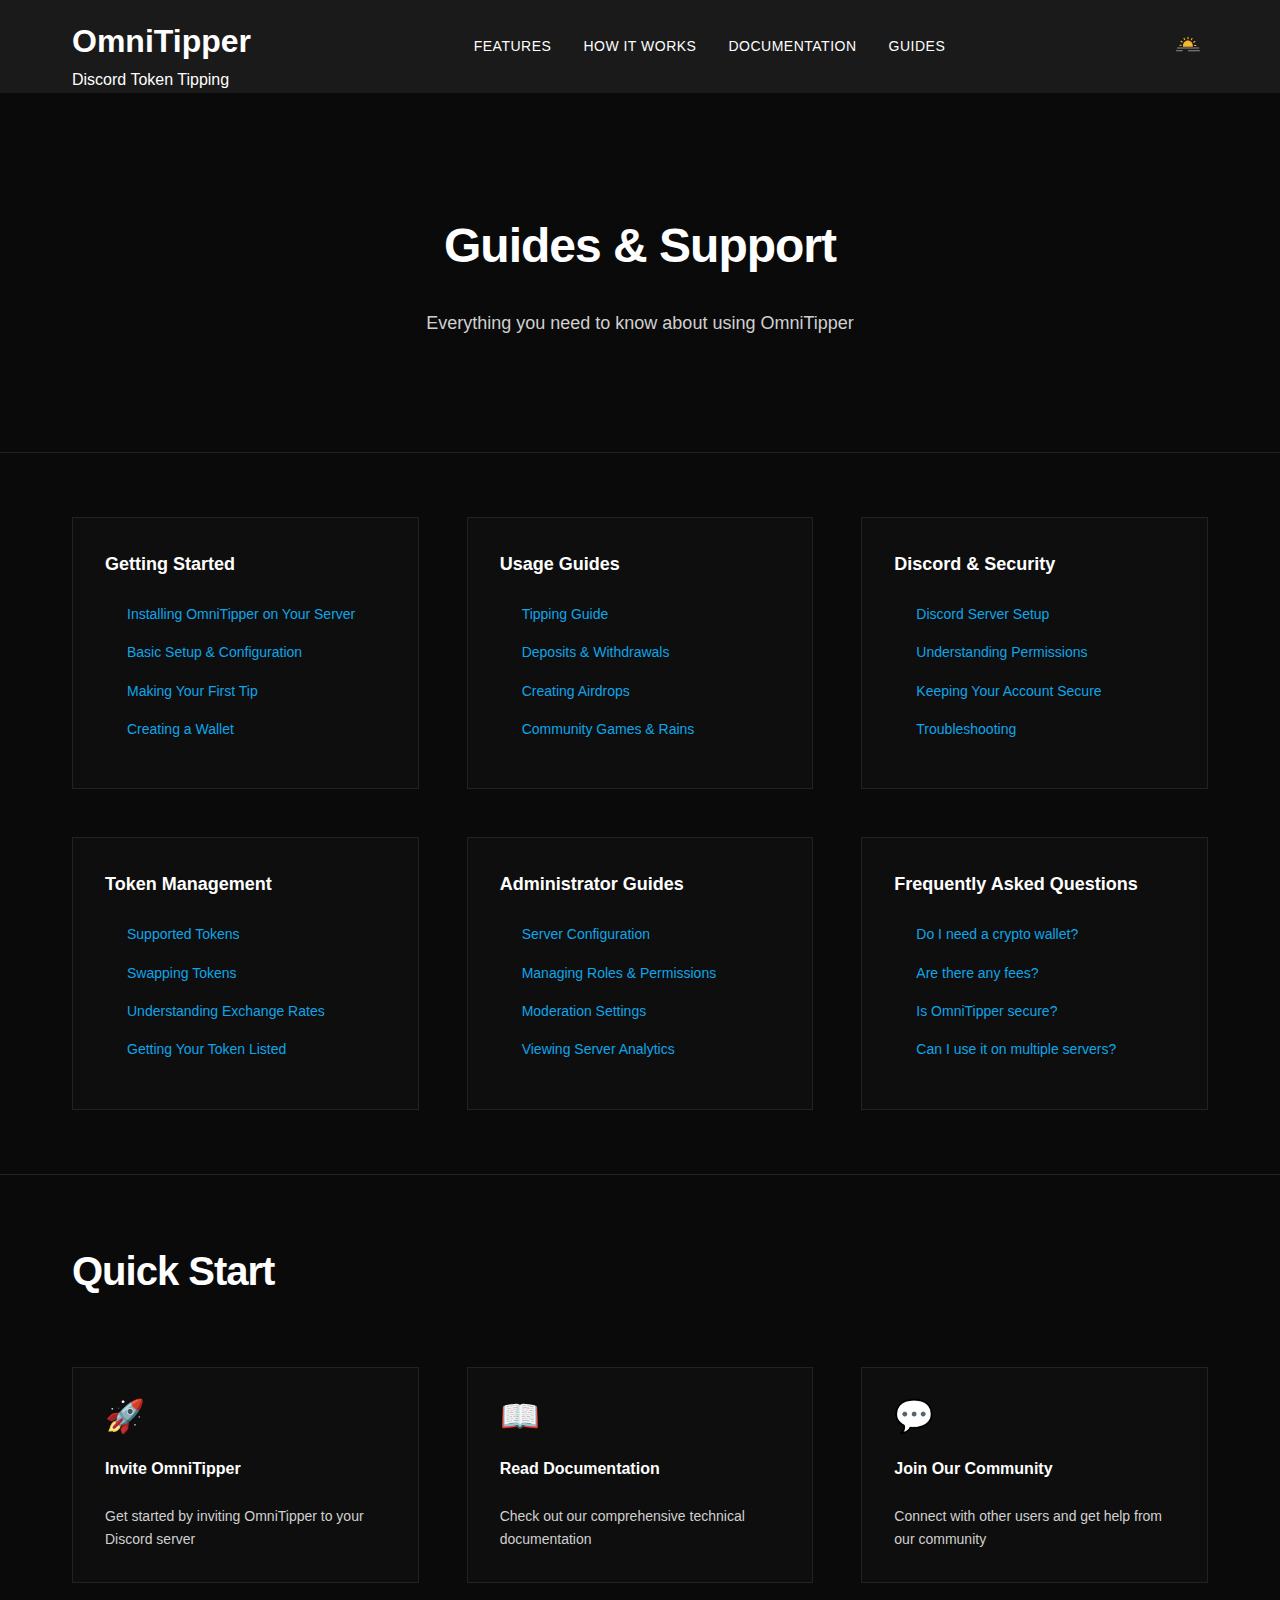
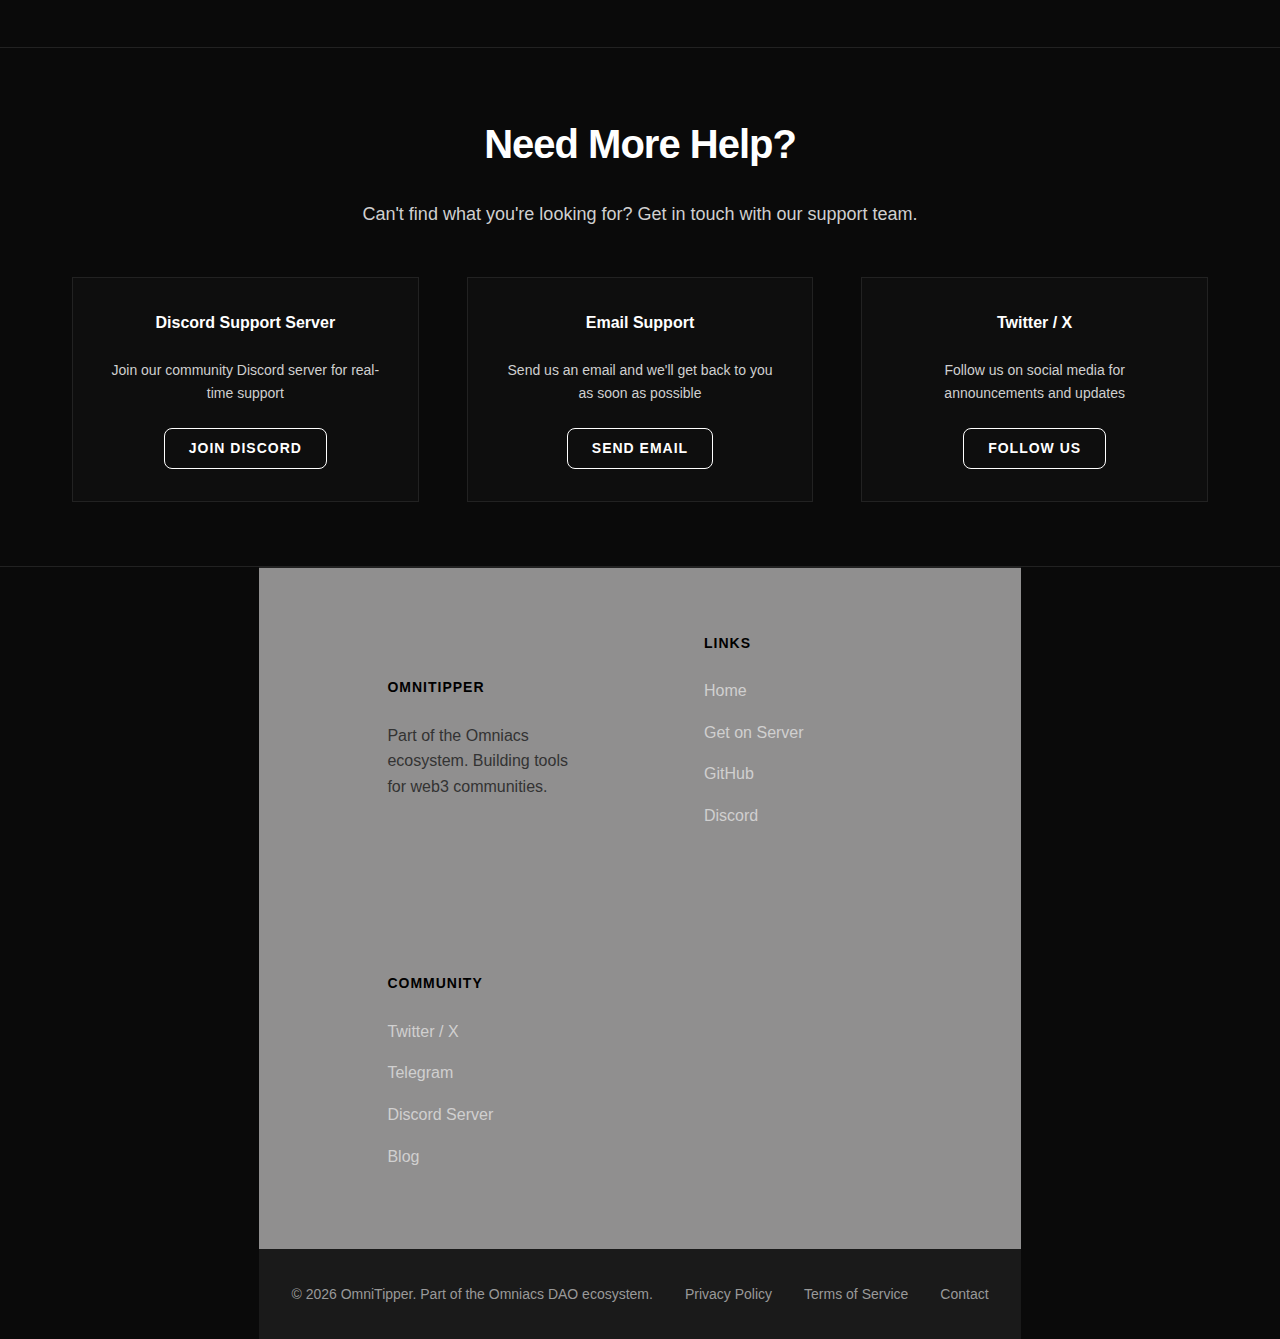
<file: guides.html>
<!DOCTYPE html>
<html lang="en">
<head>
    <meta charset="UTF-8">
    <meta name="viewport" content="width=device-width, initial-scale=1.0">
    <title>Guides & Support - OmniTipper</title>
    <link rel="stylesheet" href="style.css">
</head>
<body>
    <!-- Navigation -->
    <nav class="navbar">
        <div class="container">
            <div class="nav-content">
                <a href="index.html" class="logo-link">
                    <div class="logo">
                        <h1>OmniTipper</h1>
                        <span class="tagline">Discord Token Tipping</span>
                    </div>
                </a>
                <button id="hamburger-menu" class="hamburger-menu" aria-label="Toggle menu">
                    <span></span>
                    <span></span>
                    <span></span>
                </button>
                <ul class="nav-links">
                    <li><a href="index.html#features">Features</a></li>
                    <li><a href="index.html#how-it-works">How It Works</a></li>
                    <li><a href="index.html#docs">Documentation</a></li>
                    <li><a href="guides.html">Guides</a></li>
                </ul>
                <div class="nav-theme-toggle">
                    <button id="theme-toggle-mobile" class="theme-toggle" aria-label="Toggle theme">
                        <span class="icon-moon"><img src="Moon.svg" alt="Dark Mode"></span>
                        <span class="icon-sun"><img src="Sun.svg" alt="Light Mode"></span>
                    </button>
                </div>
                <button id="theme-toggle" class="theme-toggle" aria-label="Toggle theme">
                    <span class="icon-moon"><img src="Moon.svg" alt="Dark Mode"></span>
                    <span class="icon-sun"><img src="Sun.svg" alt="Light Mode"></span>
                </button>
            </div>
        </div>
    </nav>

    <!-- Guides Hero -->
    <section class="guides-hero">
        <div class="container">
            <h1>Guides & Support</h1>
            <p>Everything you need to know about using OmniTipper</p>
        </div>
    </section>

    <!-- Guides Categories -->
    <section class="guides-section">
        <div class="container">
            <div class="guides-categories">
                <!-- Getting Started Guides -->
                <div class="guide-category">
                    <h3>Getting Started</h3>
                    <ul class="guide-links">
                        <li><a href="#installation">Installing OmniTipper on Your Server</a></li>
                        <li><a href="#setup">Basic Setup & Configuration</a></li>
                        <li><a href="#first-tip">Making Your First Tip</a></li>
                        <li><a href="#wallet">Creating a Wallet</a></li>
                    </ul>
                </div>

                <!-- Usage Guides -->
                <div class="guide-category">
                    <h3>Usage Guides</h3>
                    <ul class="guide-links">
                        <li><a href="#tipping">Tipping Guide</a></li>
                        <li><a href="#deposits">Deposits & Withdrawals</a></li>
                        <li><a href="#airdrops">Creating Airdrops</a></li>
                        <li><a href="#games">Community Games & Rains</a></li>
                    </ul>
                </div>

                <!-- Discord & Security -->
                <div class="guide-category">
                    <h3>Discord & Security</h3>
                    <ul class="guide-links">
                        <li><a href="#discord-setup">Discord Server Setup</a></li>
                        <li><a href="#permissions">Understanding Permissions</a></li>
                        <li><a href="#security">Keeping Your Account Secure</a></li>
                        <li><a href="#troubleshoot">Troubleshooting</a></li>
                    </ul>
                </div>

                <!-- Token Management -->
                <div class="guide-category">
                    <h3>Token Management</h3>
                    <ul class="guide-links">
                        <li><a href="#supported-tokens">Supported Tokens</a></li>
                        <li><a href="#swap">Swapping Tokens</a></li>
                        <li><a href="#rates">Understanding Exchange Rates</a></li>
                        <li><a href="#listing">Getting Your Token Listed</a></li>
                    </ul>
                </div>

                <!-- Administrator Guides -->
                <div class="guide-category">
                    <h3>Administrator Guides</h3>
                    <ul class="guide-links">
                        <li><a href="#server-config">Server Configuration</a></li>
                        <li><a href="#roles">Managing Roles & Permissions</a></li>
                        <li><a href="#moderation">Moderation Settings</a></li>
                        <li><a href="#analytics">Viewing Server Analytics</a></li>
                    </ul>
                </div>

                <!-- Frequently Asked Questions -->
                <div class="guide-category">
                    <h3>Frequently Asked Questions</h3>
                    <ul class="guide-links">
                        <li><a href="#faq-wallet">Do I need a crypto wallet?</a></li>
                        <li><a href="#faq-fees">Are there any fees?</a></li>
                        <li><a href="#faq-security">Is OmniTipper secure?</a></li>
                        <li><a href="#faq-multiple">Can I use it on multiple servers?</a></li>
                    </ul>
                </div>
            </div>
        </div>
    </section>

    <!-- Quick Links Section -->
    <section class="quick-links-section">
        <div class="container">
            <h2>Quick Start</h2>
            <div class="quick-links-grid">
                <a href="get-on-server.html" class="quick-link-card">
                    <div class="quick-link-icon">🚀</div>
                    <h4>Invite OmniTipper</h4>
                    <p>Get started by inviting OmniTipper to your Discord server</p>
                    <span class="arrow">→</span>
                </a>
                <a href="#" class="quick-link-card">
                    <div class="quick-link-icon">📖</div>
                    <h4>Read Documentation</h4>
                    <p>Check out our comprehensive technical documentation</p>
                    <span class="arrow">→</span>
                </a>
                <a href="#" class="quick-link-card">
                    <div class="quick-link-icon">💬</div>
                    <h4>Join Our Community</h4>
                    <p>Connect with other users and get help from our community</p>
                    <span class="arrow">→</span>
                </a>
            </div>
        </div>
    </section>

    <!-- Contact Section -->
    <section class="contact-section">
        <div class="container">
            <h2>Need More Help?</h2>
            <p>Can't find what you're looking for? Get in touch with our support team.</p>
            <div class="contact-options">
                <div class="contact-card">
                    <h4>Discord Support Server</h4>
                    <p>Join our community Discord server for real-time support</p>
                    <a href="#" class="btn btn-secondary">Join Discord</a>
                </div>
                <div class="contact-card">
                    <h4>Email Support</h4>
                    <p>Send us an email and we'll get back to you as soon as possible</p>
                    <a href="mailto:support@omnitipper.xyz" class="btn btn-secondary">Send Email</a>
                </div>
                <div class="contact-card">
                    <h4>Twitter / X</h4>
                    <p>Follow us on social media for announcements and updates</p>
                    <a href="#" class="btn btn-secondary">Follow Us</a>
                </div>
            </div>
        </div>
    </section>

    <!-- Footer -->
    <footer class="footer">
        <div class="container">
            <div class="footer-content">
                <div class="footer-section">
                    <h4>OmniTipper</h4>
                    <p>Part of the Omniacs ecosystem. Building tools for web3 communities.</p>
                </div>
                <div class="footer-section">
                    <h4>Links</h4>
                    <ul>
                        <li><a href="index.html">Home</a></li>
                        <li><a href="get-on-server.html">Get on Server</a></li>
                        <li><a href="#">GitHub</a></li>
                        <li><a href="#">Discord</a></li>
                    </ul>
                </div>
                <div class="footer-section">
                    <h4>Community</h4>
                    <ul>
                        <li><a href="#">Twitter / X</a></li>
                        <li><a href="#">Telegram</a></li>
                        <li><a href="#">Discord Server</a></li>
                        <li><a href="#">Blog</a></li>
                    </ul>
                </div>
            </div>
            <div class="footer-bottom">
                <p>&copy; 2026 OmniTipper. Part of the Omniacs DAO ecosystem.</p>
                <ul class="footer-links">
                    <li><a href="#">Privacy Policy</a></li>
                    <li><a href="#">Terms of Service</a></li>
                    <li><a href="#">Contact</a></li>
                </ul>
            </div>
        </div>
    </footer>

    <script src="script.js"></script>
</body>
</html>
</file>
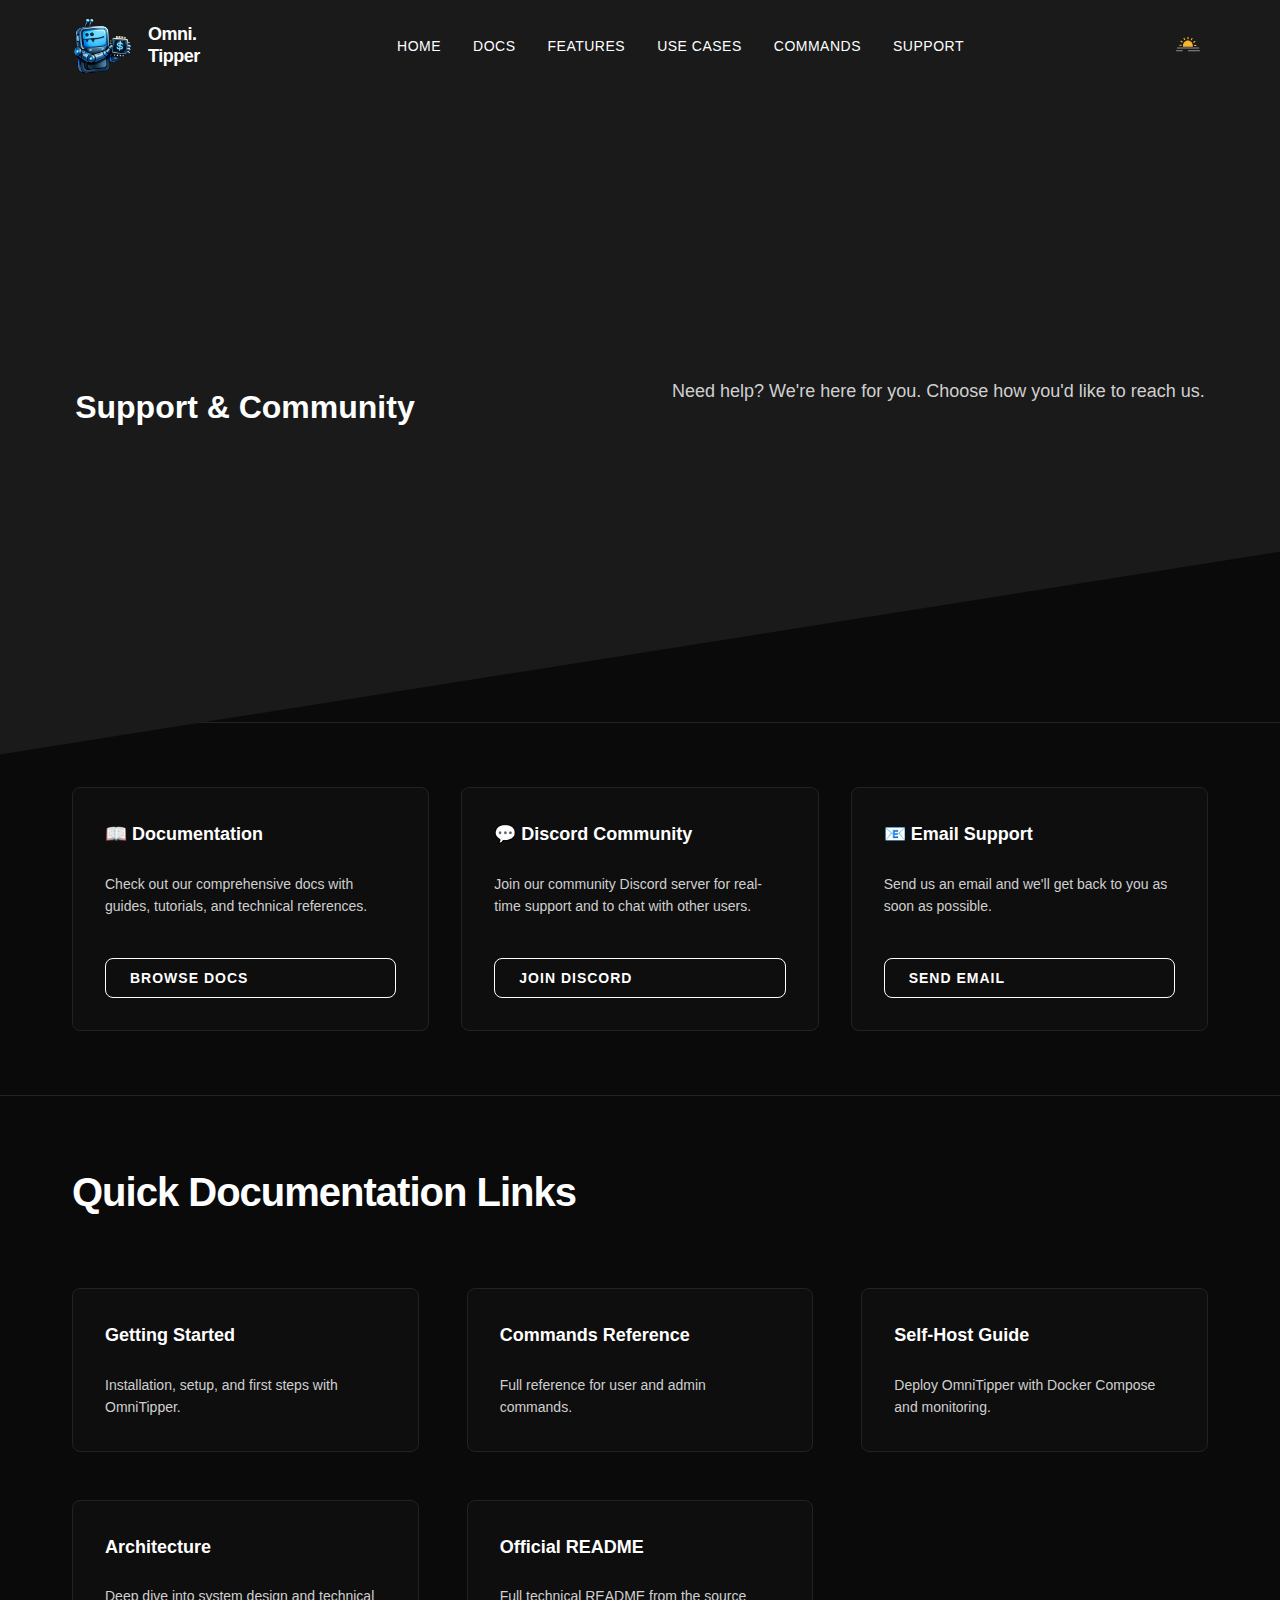
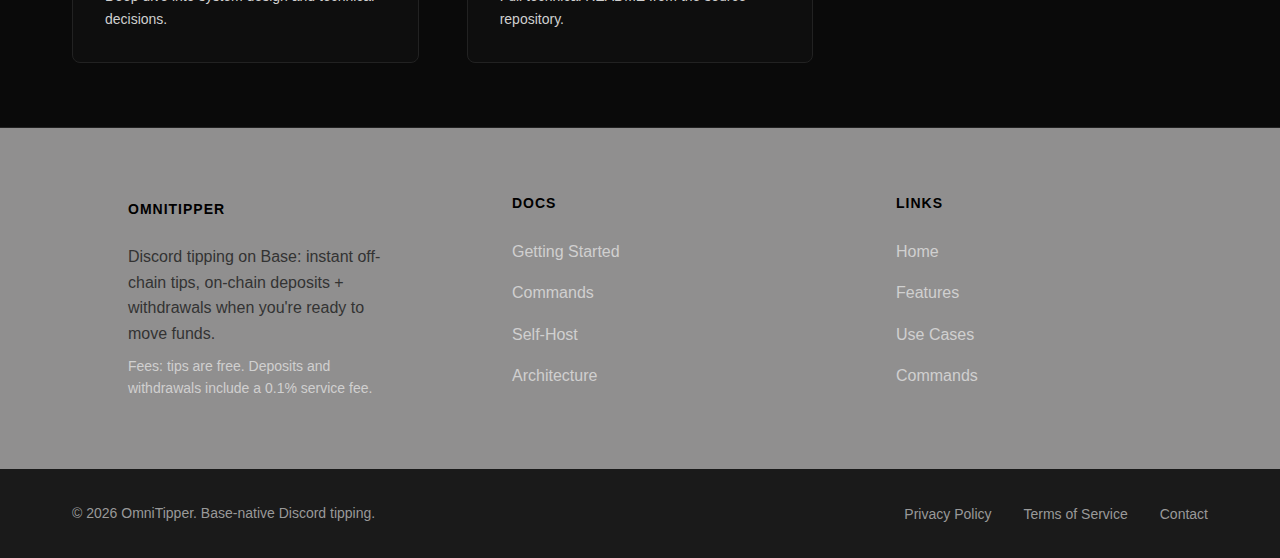
<file: support.html>
<!DOCTYPE html>
<html lang="en">
<head>
    <meta charset="UTF-8">
    <meta name="viewport" content="width=device-width, initial-scale=1.0">
    <title>Support - OmniTipper</title>
    <link rel="stylesheet" href="style.css">
</head>
<body>
    <!-- Navigation -->
    <nav class="navbar">
        <div class="container">
            <div class="nav-content">
                <div class="nav-left">
                    <a href="index.html" class="logo-link">
                        <div class="logo-container">
                            <img src="assets/tipper_bot_logo.svg" alt="OmniTipper" class="logo">
                            <div class="logo-text">
                                <span>Omni.</span>
                                <span>Tipper</span>
                            </div>
                        </div>
                    </a>
                </div>
                <div class="nav-center">
                    <ul class="nav-links">
                        <li><a href="index.html">Home</a></li>
                        <li><a href="index.html#docs">Docs</a></li>
                        <li><a href="features.html">Features</a></li>
                        <li><a href="use-cases.html">Use Cases</a></li>
                        <li><a href="commands.html">Commands</a></li>
                        <li><a href="support.html">Support</a></li>
                    </ul>
                </div>
                <div class="nav-right">
                    <button id="hamburger-menu" class="hamburger-menu" aria-label="Toggle menu">
                        <span></span>
                        <span></span>
                        <span></span>
                    </button>
                    <button id="theme-toggle" class="theme-toggle" aria-label="Toggle theme">
                        <span class="icon-moon"><img src="assets/Moon.svg" alt="Dark Mode"></span>
                        <span class="icon-sun"><img src="assets/Sun.svg" alt="Light Mode"></span>
                    </button>
                </div>
            </div>
        </div>
    </nav>

    <!-- Page Header -->
    <section class="hero block">
        <div class="container">
            <h1>Support & Community</h1>
            <p class="section-subtitle">Need help? We're here for you. Choose how you'd like to reach us.</p>
        </div>
    </section>

    <!-- Support Options -->
    <section class="features">
        <div class="container">
            <div style="display: grid; grid-template-columns: 1fr 1fr 1fr; gap: 2rem;">
                <div class="feature-card">
                    <h3>📖 Documentation</h3>
                    <p>Check out our comprehensive docs with guides, tutorials, and technical references.</p>
                    <a href="docs/getting-started.html" class="btn btn-secondary" style="margin-top: 1rem; display: inline-block;">Browse Docs</a>
                </div>
                <div class="feature-card">
                    <h3>💬 Discord Community</h3>
                    <p>Join our community Discord server for real-time support and to chat with other users.</p>
                    <a href="#" class="btn btn-secondary" style="margin-top: 1rem; display: inline-block;">Join Discord</a>
                </div>
                <div class="feature-card">
                    <h3>📧 Email Support</h3>
                    <p>Send us an email and we'll get back to you as soon as possible.</p>
                    <a href="mailto:support@omnitipper.xyz" class="btn btn-secondary" style="margin-top: 1rem; display: inline-block;">Send Email</a>
                </div>
            </div>
        </div>
    </section>

    <!-- Docs Quick Links -->
    <section class="documentation">
        <div class="container">
            <h2>Quick Documentation Links</h2>
            <div class="docs-grid">
                <a href="docs/getting-started.html" class="doc-card">
                    <h3>Getting Started</h3>
                    <p>Installation, setup, and first steps with OmniTipper.</p>
                    <span class="arrow">→</span>
                </a>
                <a href="docs/commands.html" class="doc-card">
                    <h3>Commands Reference</h3>
                    <p>Full reference for user and admin commands.</p>
                    <span class="arrow">→</span>
                </a>
                <a href="docs/self-host.html" class="doc-card">
                    <h3>Self-Host Guide</h3>
                    <p>Deploy OmniTipper with Docker Compose and monitoring.</p>
                    <span class="arrow">→</span>
                </a>
                <a href="docs/architecture.html" class="doc-card">
                    <h3>Architecture</h3>
                    <p>Deep dive into system design and technical decisions.</p>
                    <span class="arrow">→</span>
                </a>
                <a href="https://omnitipper-7e2078.gitlab.io/README.html" target="_blank" class="doc-card">
                    <h3>Official README</h3>
                    <p>Full technical README from the source repository.</p>
                    <span class="arrow">→</span>
                </a>
            </div>
        </div>
    </section>

    <!-- Footer -->
    <footer class="footer">
        <div class="footer-content">
            <div class="footer-section">
                <h4>OmniTipper</h4>
                <p>Discord tipping on Base: instant off-chain tips, on-chain deposits + withdrawals when you're ready to move funds.</p>
                <p class="small">Fees: tips are free. Deposits and withdrawals include a 0.1% service fee.</p>
            </div>
            <div class="footer-section">
                <h4>Docs</h4>
                <ul>
                    <li><a href="docs/getting-started.html">Getting Started</a></li>
                    <li><a href="docs/commands.html">Commands</a></li>
                    <li><a href="docs/self-host.html">Self-Host</a></li>
                    <li><a href="docs/architecture.html">Architecture</a></li>
                </ul>
            </div>
            <div class="footer-section">
                <h4>Links</h4>
                <ul>
                    <li><a href="index.html">Home</a></li>
                    <li><a href="features.html">Features</a></li>
                    <li><a href="use-cases.html">Use Cases</a></li>
                    <li><a href="commands.html">Commands</a></li>
                </ul>
            </div>
        </div>
        <div class="footer-bottom">
            <div class="container" style="display: flex; justify-content: space-between; align-items: center; flex-wrap: wrap; gap: var(--spacing-lg); width: 100%;">
                <p>&copy; 2026 OmniTipper. Base-native Discord tipping.</p>
                <ul class="footer-links">
                    <li><a href="#">Privacy Policy</a></li>
                    <li><a href="#">Terms of Service</a></li>
                    <li><a href="#">Contact</a></li>
                </ul>
            </div>
        </div>
    </footer>

    <script src="script.js"></script>
</body>
</html>
</file>
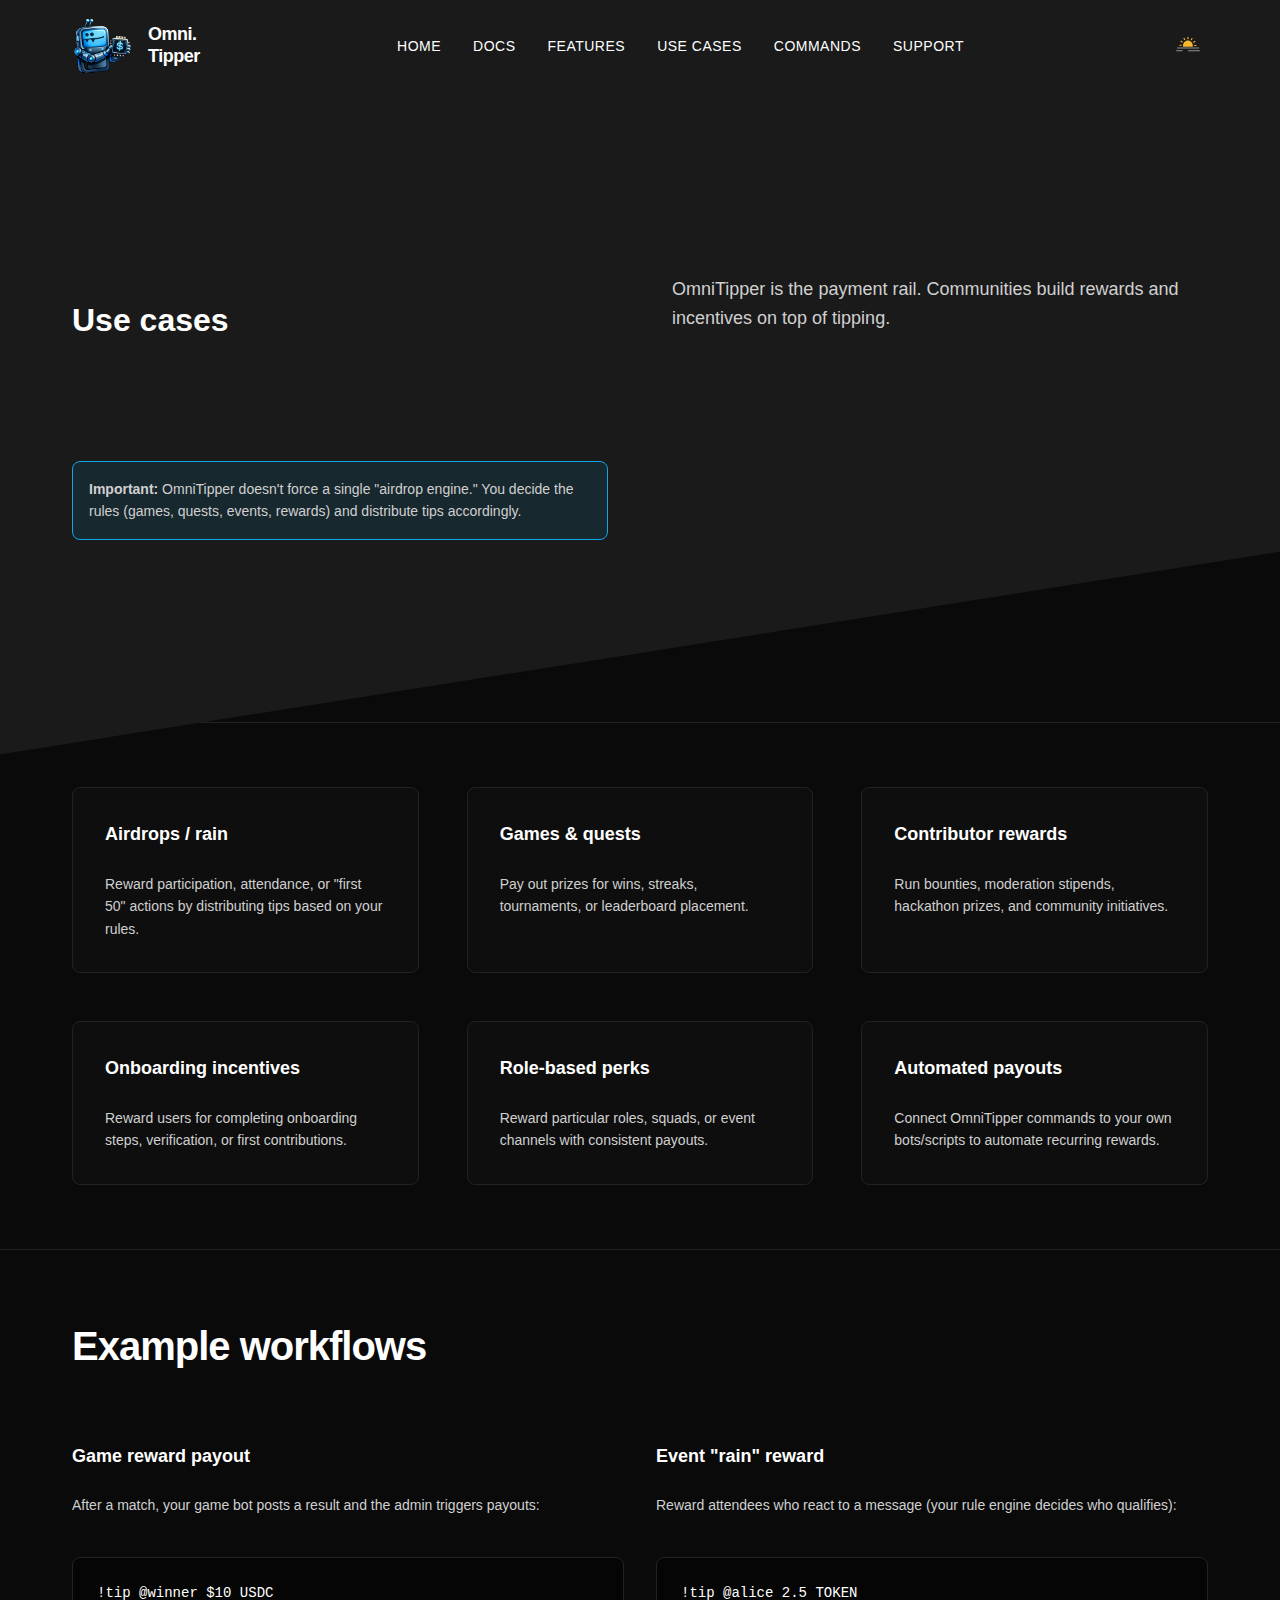
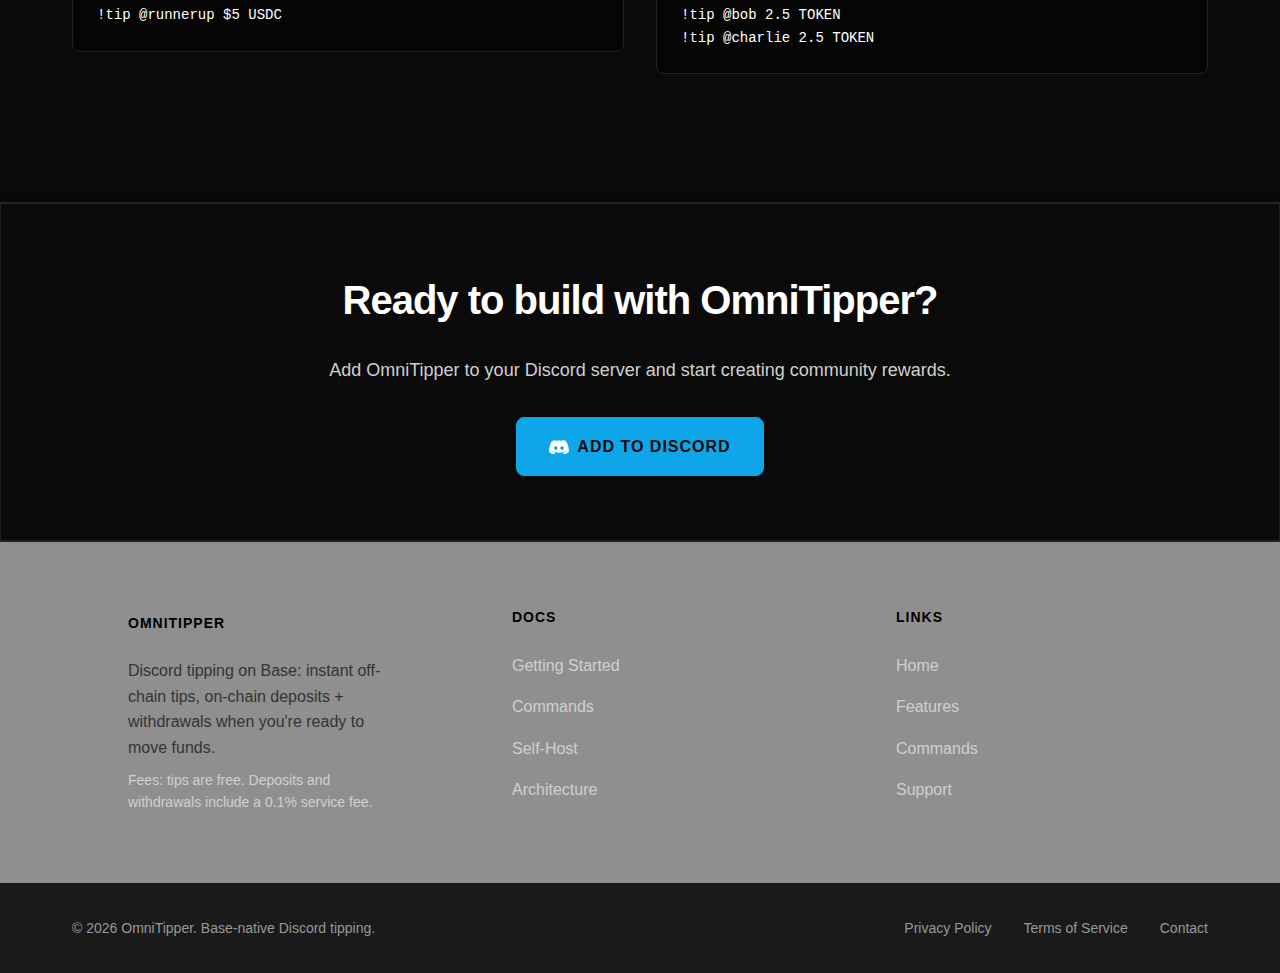
<file: use-cases.html>
<!DOCTYPE html>
<html lang="en">
<head>
    <meta charset="UTF-8">
    <meta name="viewport" content="width=device-width, initial-scale=1.0">
    <title>Use Cases - OmniTipper</title>
    <link rel="stylesheet" href="style.css">
</head>
<body>
    <!-- Navigation -->
    <nav class="navbar">
        <div class="container">
            <div class="nav-content">
                <div class="nav-left">
                    <a href="index.html" class="logo-link">
                        <div class="logo-container">
                            <img src="assets/tipper_bot_logo.svg" alt="OmniTipper" class="logo">
                            <div class="logo-text">
                                <span>Omni.</span>
                                <span>Tipper</span>
                            </div>
                        </div>
                    </a>
                </div>
                <div class="nav-center">
                    <ul class="nav-links">
                        <li><a href="index.html">Home</a></li>
                        <li><a href="index.html#docs">Docs</a></li>
                        <li><a href="features.html">Features</a></li>
                        <li><a href="use-cases.html">Use Cases</a></li>
                        <li><a href="commands.html">Commands</a></li>
                        <li><a href="support.html">Support</a></li>
                    </ul>
                </div>
                <div class="nav-right">
                    <button id="hamburger-menu" class="hamburger-menu" aria-label="Toggle menu">
                        <span></span>
                        <span></span>
                        <span></span>
                    </button>
                    <button id="theme-toggle" class="theme-toggle" aria-label="Toggle theme">
                        <span class="icon-moon"><img src="assets/Moon.svg" alt="Dark Mode"></span>
                        <span class="icon-sun"><img src="assets/Sun.svg" alt="Light Mode"></span>
                    </button>
                </div>
            </div>
        </div>
    </nav>

    <!-- Page Header -->
    <section class="hero block">
        <div class="container">
            <h1>Use cases</h1>
            <p class="section-subtitle">OmniTipper is the payment rail. Communities build rewards and incentives on top of tipping.</p>
            <div class="fee-notice" style="margin-top: var(--spacing-lg);">
                <strong>Important:</strong> OmniTipper doesn't force a single "airdrop engine." You decide the rules (games, quests, events, rewards) and distribute tips accordingly.
            </div>
        </div>
    </section>

    <!-- Use Cases Grid -->
    <section class="features">
        <div class="container">
            <div class="features-grid">
                <div class="feature-card">
                    <h3>Airdrops / rain</h3>
                    <p>Reward participation, attendance, or "first 50" actions by distributing tips based on your rules.</p>
                </div>
                <div class="feature-card">
                    <h3>Games & quests</h3>
                    <p>Pay out prizes for wins, streaks, tournaments, or leaderboard placement.</p>
                </div>
                <div class="feature-card">
                    <h3>Contributor rewards</h3>
                    <p>Run bounties, moderation stipends, hackathon prizes, and community initiatives.</p>
                </div>
                <div class="feature-card">
                    <h3>Onboarding incentives</h3>
                    <p>Reward users for completing onboarding steps, verification, or first contributions.</p>
                </div>
                <div class="feature-card">
                    <h3>Role-based perks</h3>
                    <p>Reward particular roles, squads, or event channels with consistent payouts.</p>
                </div>
                <div class="feature-card">
                    <h3>Automated payouts</h3>
                    <p>Connect OmniTipper commands to your own bots/scripts to automate recurring rewards.</p>
                </div>
            </div>
        </div>
    </section>

    <!-- Example Workflows -->
    <section class="how-it-works">
        <div class="container">
            <h2>Example workflows</h2>
            <div class="steps" style="display: grid; grid-template-columns: 1fr 1fr; gap: 2rem;">
                <div class="step">
                    <h3>Game reward payout</h3>
                    <p class="small" style="margin-bottom: 1rem;">After a match, your game bot posts a result and the admin triggers payouts:</p>
                    <div class="code-block">
                        <code>!tip @winner $10 USDC
!tip @runnerup $5 USDC</code>
                    </div>
                </div>
                <div class="step">
                    <h3>Event "rain" reward</h3>
                    <p class="small" style="margin-bottom: 1rem;">Reward attendees who react to a message (your rule engine decides who qualifies):</p>
                    <div class="code-block">
                        <code>!tip @alice 2.5 TOKEN
!tip @bob 2.5 TOKEN
!tip @charlie 2.5 TOKEN</code>
                    </div>
                </div>
            </div>
        </div>
    </section>

    <!-- CTA Section -->
    <section class="cta-section">
        <div class="container">
            <h2>Ready to build with OmniTipper?</h2>
            <p>Add OmniTipper to your Discord server and start creating community rewards.</p>
            <a href="get-on-server.html" class="btn btn-primary btn-large">
                <img src="assets/discord-icon.svg" alt="Discord" class="btn-icon">
                Add to Discord
            </a>
        </div>
    </section>

    <!-- Footer -->
    <footer class="footer">
        <div class="footer-content">
            <div class="footer-section">
                <h4>OmniTipper</h4>
                <p>Discord tipping on Base: instant off-chain tips, on-chain deposits + withdrawals when you're ready to move funds.</p>
                <p class="small">Fees: tips are free. Deposits and withdrawals include a 0.1% service fee.</p>
            </div>
            <div class="footer-section">
                <h4>Docs</h4>
                <ul>
                    <li><a href="docs/getting-started.html">Getting Started</a></li>
                    <li><a href="docs/commands.html">Commands</a></li>
                    <li><a href="docs/self-host.html">Self-Host</a></li>
                    <li><a href="docs/architecture.html">Architecture</a></li>
                </ul>
            </div>
            <div class="footer-section">
                <h4>Links</h4>
                <ul>
                    <li><a href="index.html">Home</a></li>
                    <li><a href="features.html">Features</a></li>
                    <li><a href="commands.html">Commands</a></li>
                    <li><a href="support.html">Support</a></li>
                </ul>
            </div>
        </div>
        <div class="footer-bottom">
            <div class="container" style="display: flex; justify-content: space-between; align-items: center; flex-wrap: wrap; gap: var(--spacing-lg); width: 100%;">
                <p>&copy; 2026 OmniTipper. Base-native Discord tipping.</p>
                <ul class="footer-links">
                    <li><a href="#">Privacy Policy</a></li>
                    <li><a href="#">Terms of Service</a></li>
                    <li><a href="#">Contact</a></li>
                </ul>
            </div>
        </div>
    </footer>

    <script src="script.js"></script>
</body>
</html>
</file>
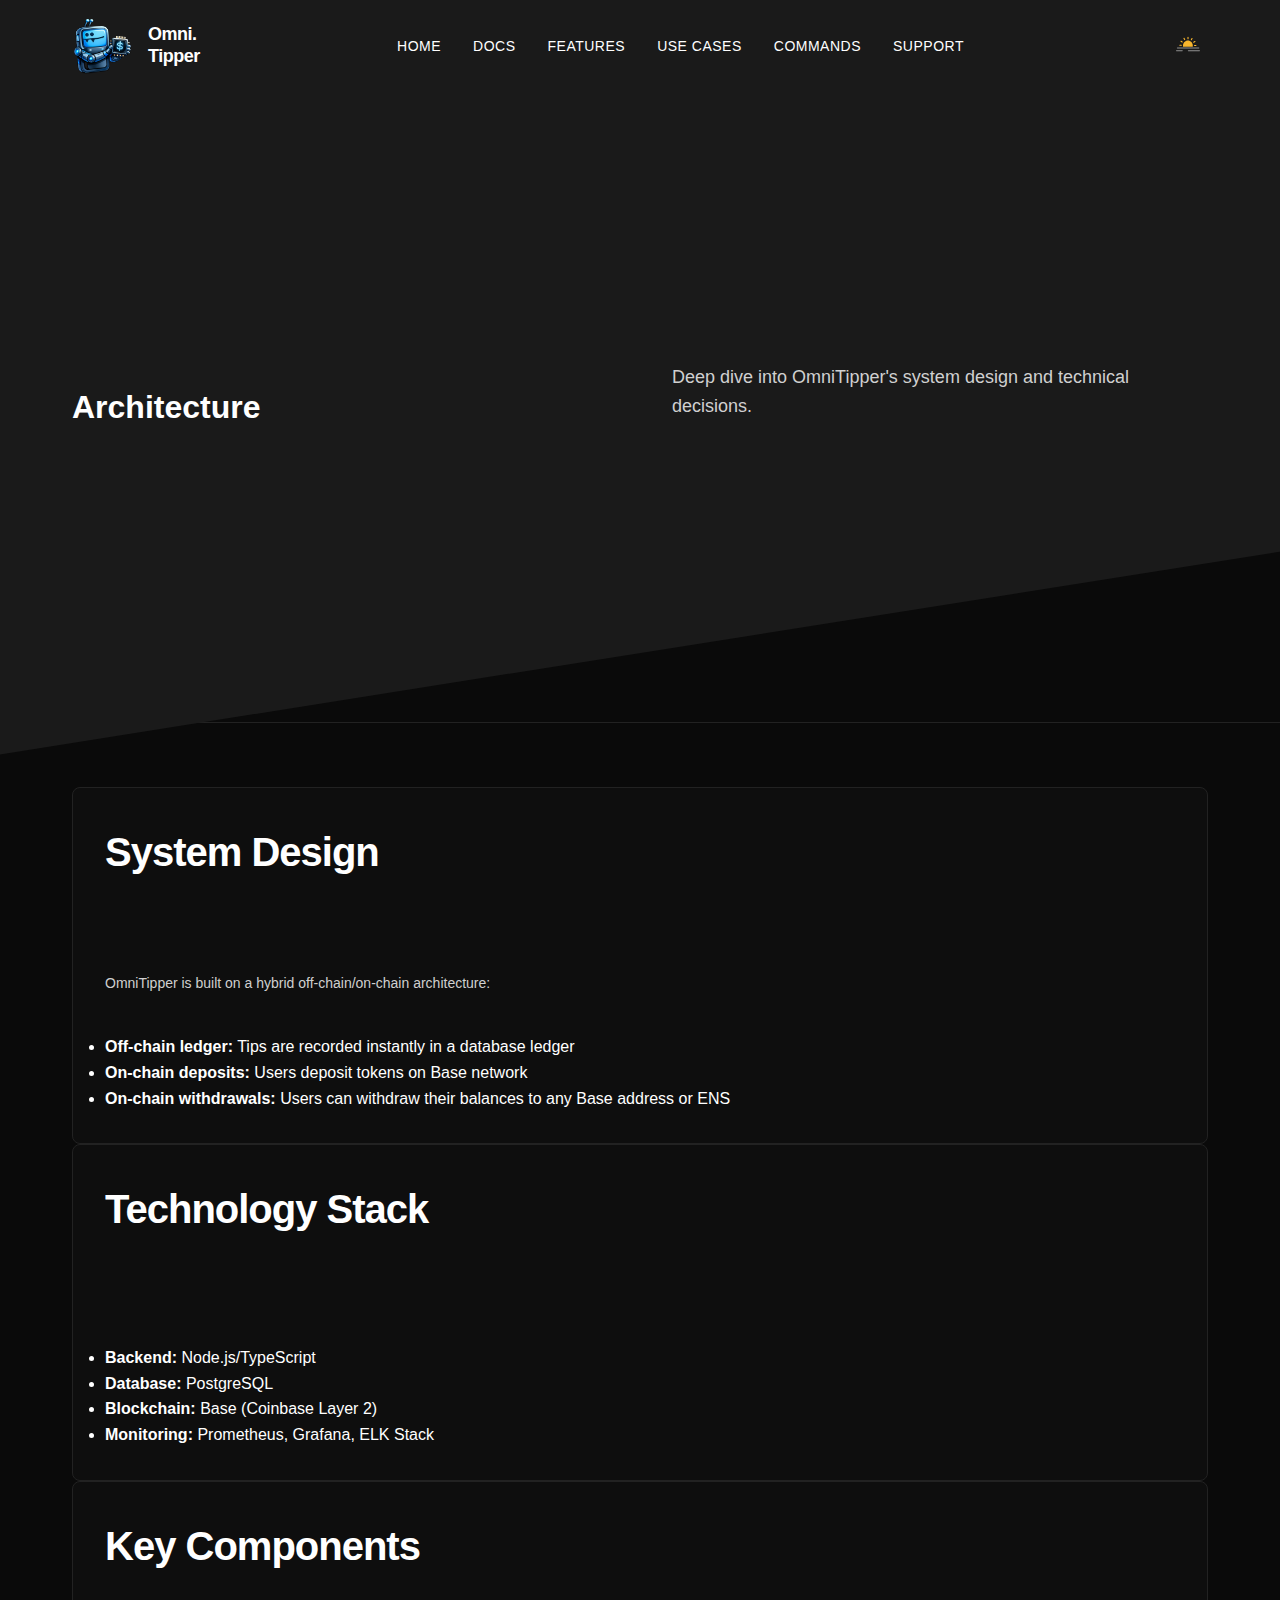
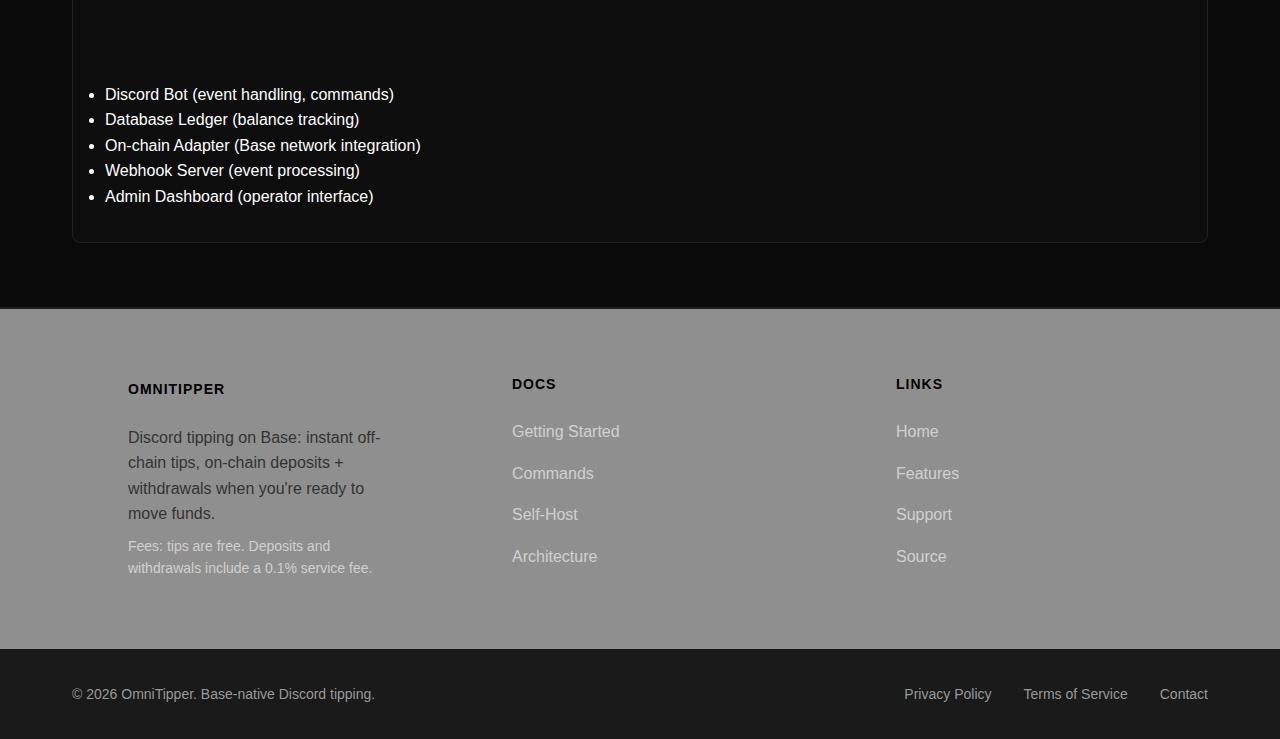
<file: docs/architecture.html>
<!DOCTYPE html>
<html lang="en">
<head>
    <meta charset="UTF-8">
    <meta name="viewport" content="width=device-width, initial-scale=1.0">
    <title>Architecture - OmniTipper Docs</title>
    <link rel="stylesheet" href="../style.css">
</head>
<body>
    <!-- Navigation -->
    <nav class="navbar">
        <div class="container">
            <div class="nav-content">
                <div class="nav-left">
                    <a href="../index.html" class="logo-link">
                        <div class="logo-container">
                            <img src="../assets/tipper_bot_logo.svg" alt="OmniTipper" class="logo">
                            <div class="logo-text">
                                <span>Omni.</span>
                                <span>Tipper</span>
                            </div>
                        </div>
                    </a>
                </div>
                <div class="nav-center">
                    <ul class="nav-links">
                        <li><a href="../index.html">Home</a></li>
                        <li><a href="index.html">Docs</a></li>
                        <li><a href="../features.html">Features</a></li>
                        <li><a href="../use-cases.html">Use Cases</a></li>
                        <li><a href="../commands.html">Commands</a></li>
                        <li><a href="../support.html">Support</a></li>
                    </ul>
                </div>
                <div class="nav-right">
                    <button id="hamburger-menu" class="hamburger-menu" aria-label="Toggle menu">
                        <span></span>
                        <span></span>
                        <span></span>
                    </button>
                    <button id="theme-toggle" class="theme-toggle" aria-label="Toggle theme">
                        <span class="icon-moon"><img src="../assets/Moon.svg" alt="Dark Mode"></span>
                        <span class="icon-sun"><img src="../assets/Sun.svg" alt="Light Mode"></span>
                    </button>
                </div>
            </div>
        </div>
    </nav>

    <!-- Page Header -->
    <section class="hero block">
        <div class="container">
            <h1>Architecture</h1>
            <p class="section-subtitle">Deep dive into OmniTipper's system design and technical decisions.</p>
        </div>
    </section>

    <!-- Content -->
    <section class="features">
        <div class="container">
            <div class="feature-card" style="max-width: 100%; grid-column: 1 / -1;">
                <h2 style="margin-top: 0;">System Design</h2>
                <p>OmniTipper is built on a hybrid off-chain/on-chain architecture:</p>
                <ul style="margin: 1rem 0 0 0;">
                    <li><strong>Off-chain ledger:</strong> Tips are recorded instantly in a database ledger</li>
                    <li><strong>On-chain deposits:</strong> Users deposit tokens on Base network</li>
                    <li><strong>On-chain withdrawals:</strong> Users can withdraw their balances to any Base address or ENS</li>
                </ul>
            </div>

            <div class="feature-card" style="max-width: 100%; grid-column: 1 / -1;">
                <h2 style="margin-top: 0;">Technology Stack</h2>
                <ul style="margin: 1rem 0 0 0;">
                    <li><strong>Backend:</strong> Node.js/TypeScript</li>
                    <li><strong>Database:</strong> PostgreSQL</li>
                    <li><strong>Blockchain:</strong> Base (Coinbase Layer 2)</li>
                    <li><strong>Monitoring:</strong> Prometheus, Grafana, ELK Stack</li>
                </ul>
            </div>

            <div class="feature-card" style="max-width: 100%; grid-column: 1 / -1;">
                <h2 style="margin-top: 0;">Key Components</h2>
                <ul style="margin: 1rem 0 0 0;">
                    <li>Discord Bot (event handling, commands)</li>
                    <li>Database Ledger (balance tracking)</li>
                    <li>On-chain Adapter (Base network integration)</li>
                    <li>Webhook Server (event processing)</li>
                    <li>Admin Dashboard (operator interface)</li>
                </ul>
            </div>
        </div>
    </section>

    <!-- Footer -->
    <footer class="footer">
        <div class="footer-content">
            <div class="footer-section">
                <h4>OmniTipper</h4>
                <p>Discord tipping on Base: instant off-chain tips, on-chain deposits + withdrawals when you're ready to move funds.</p>
                <p class="small">Fees: tips are free. Deposits and withdrawals include a 0.1% service fee.</p>
            </div>
            <div class="footer-section">
                <h4>Docs</h4>
                <ul>
                    <li><a href="getting-started.html">Getting Started</a></li>
                    <li><a href="commands.html">Commands</a></li>
                    <li><a href="self-host.html">Self-Host</a></li>
                    <li><a href="architecture.html">Architecture</a></li>
                </ul>
            </div>
            <div class="footer-section">
                <h4>Links</h4>
                <ul>
                    <li><a href="../index.html">Home</a></li>
                    <li><a href="../features.html">Features</a></li>
                    <li><a href="../support.html">Support</a></li>
                    <li><a href="https://omnitipper-7e2078.gitlab.io/README.html" target="_blank" rel="noreferrer">Source</a></li>
                </ul>
            </div>
        </div>
        <div class="footer-bottom">
            <div class="container" style="display: flex; justify-content: space-between; align-items: center; flex-wrap: wrap; gap: var(--spacing-lg); width: 100%;">
                <p>&copy; 2026 OmniTipper. Base-native Discord tipping.</p>
                <ul class="footer-links">
                    <li><a href="#">Privacy Policy</a></li>
                    <li><a href="#">Terms of Service</a></li>
                    <li><a href="#">Contact</a></li>
                </ul>
            </div>
        </div>
    </footer>

    <script src="../script.js"></script>
</body>
</html>
</file>
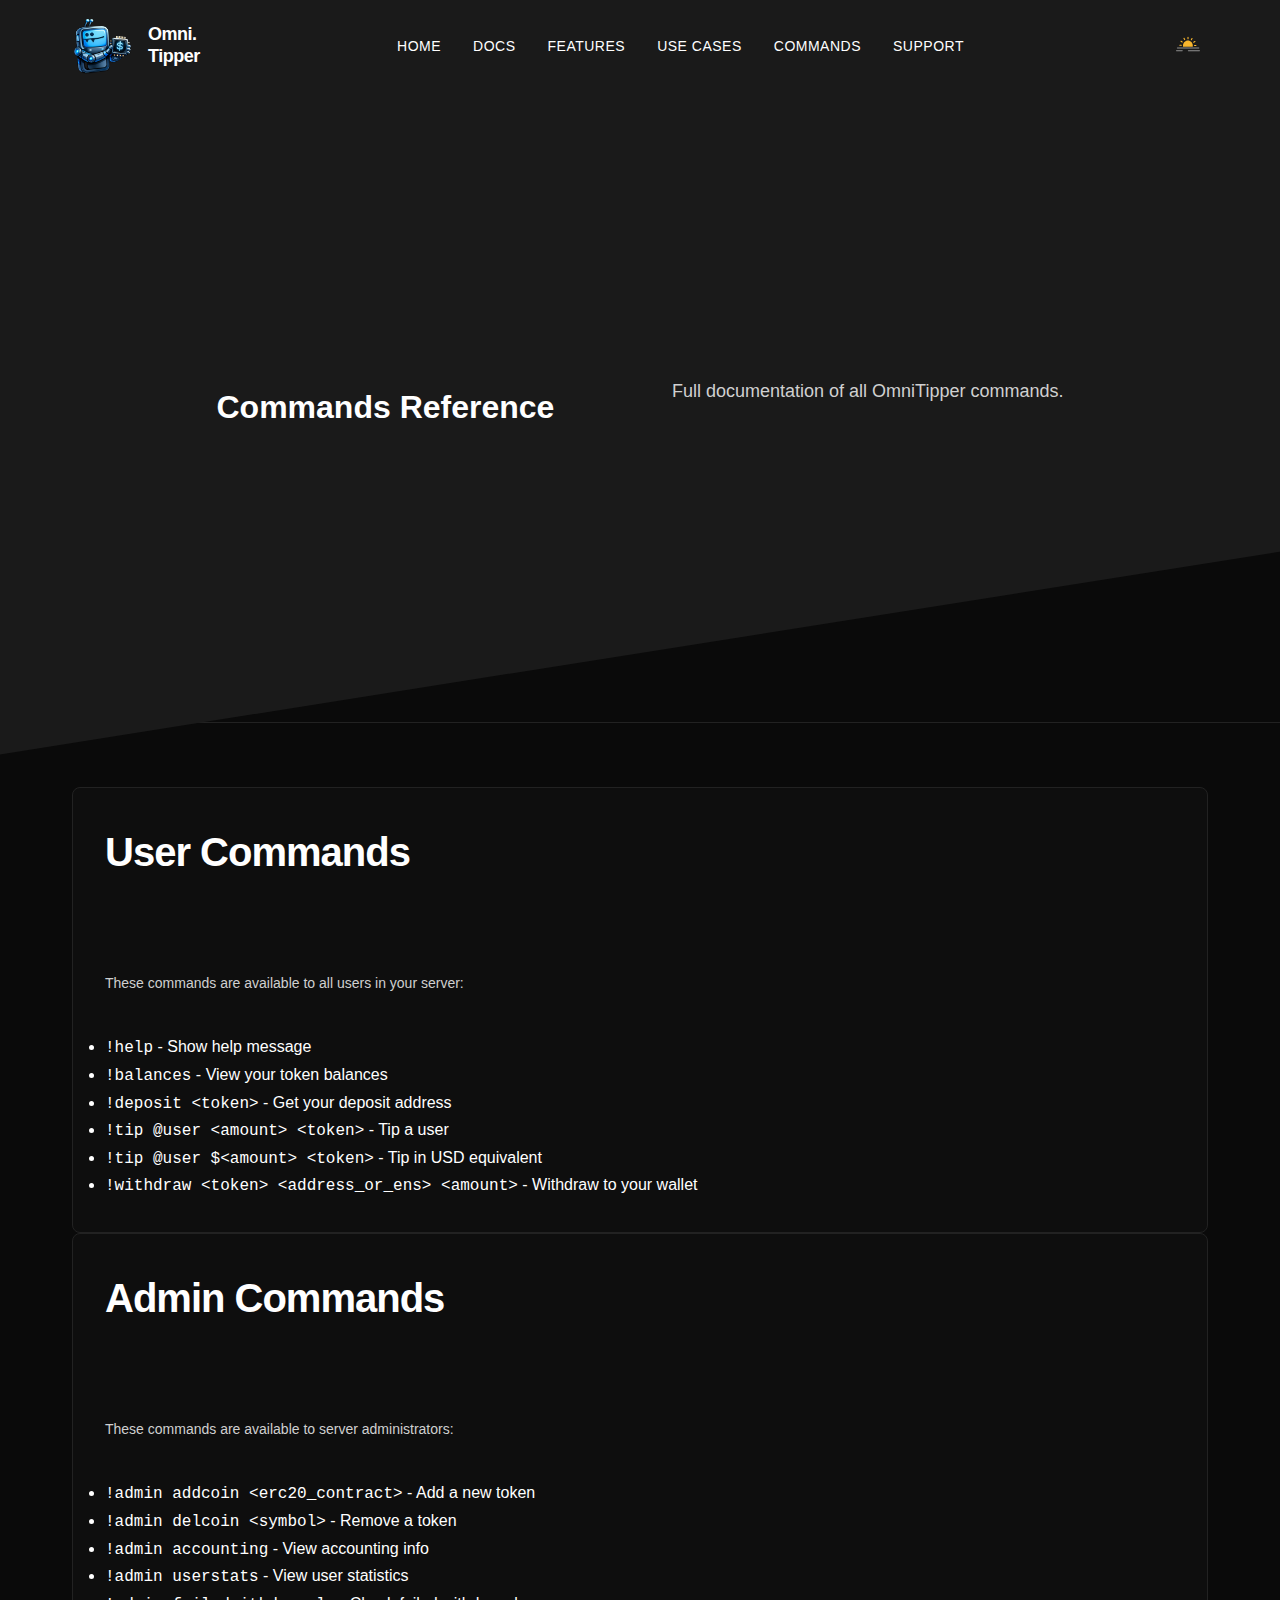
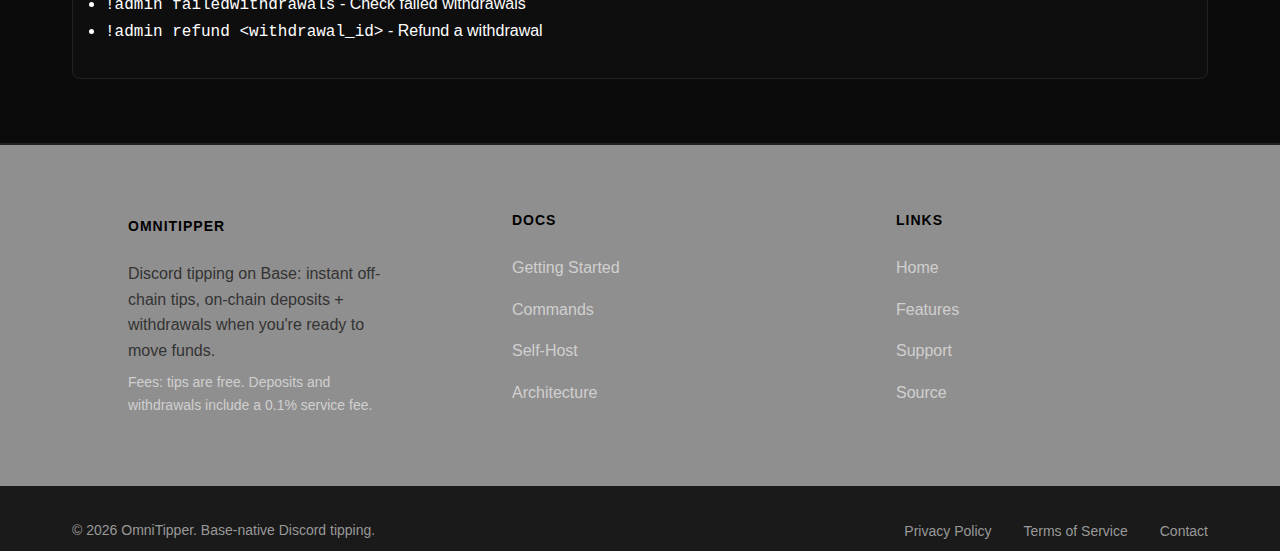
<file: docs/commands.html>
<!DOCTYPE html>
<html lang="en">
<head>
    <meta charset="UTF-8">
    <meta name="viewport" content="width=device-width, initial-scale=1.0">
    <title>Commands - OmniTipper Docs</title>
    <link rel="stylesheet" href="../style.css">
</head>
<body>
    <!-- Navigation -->
    <nav class="navbar">
        <div class="container">
            <div class="nav-content">
                <div class="nav-left">
                    <a href="../index.html" class="logo-link">
                        <div class="logo-container">
                            <img src="../assets/tipper_bot_logo.svg" alt="OmniTipper" class="logo">
                            <div class="logo-text">
                                <span>Omni.</span>
                                <span>Tipper</span>
                            </div>
                        </div>
                    </a>
                </div>
                <div class="nav-center">
                    <ul class="nav-links">
                        <li><a href="../index.html">Home</a></li>
                        <li><a href="index.html">Docs</a></li>
                        <li><a href="../features.html">Features</a></li>
                        <li><a href="../use-cases.html">Use Cases</a></li>
                        <li><a href="../commands.html">Commands</a></li>
                        <li><a href="../support.html">Support</a></li>
                    </ul>
                </div>
                <div class="nav-right">
                    <button id="hamburger-menu" class="hamburger-menu" aria-label="Toggle menu">
                        <span></span>
                        <span></span>
                        <span></span>
                    </button>
                    <button id="theme-toggle" class="theme-toggle" aria-label="Toggle theme">
                        <span class="icon-moon"><img src="../assets/Moon.svg" alt="Dark Mode"></span>
                        <span class="icon-sun"><img src="../assets/Sun.svg" alt="Light Mode"></span>
                    </button>
                </div>
            </div>
        </div>
    </nav>

    <!-- Page Header -->
    <section class="hero block">
        <div class="container">
            <h1>Commands Reference</h1>
            <p class="section-subtitle">Full documentation of all OmniTipper commands.</p>
        </div>
    </section>

    <!-- Content -->
    <section class="features">
        <div class="container">
            <div class="feature-card" style="max-width: 100%; grid-column: 1 / -1;">
                <h2 style="margin-top: 0;">User Commands</h2>
                <p>These commands are available to all users in your server:</p>
                <ul style="margin: 1rem 0 0 0;">
                    <li><code>!help</code> - Show help message</li>
                    <li><code>!balances</code> - View your token balances</li>
                    <li><code>!deposit &lt;token&gt;</code> - Get your deposit address</li>
                    <li><code>!tip @user &lt;amount&gt; &lt;token&gt;</code> - Tip a user</li>
                    <li><code>!tip @user $&lt;amount&gt; &lt;token&gt;</code> - Tip in USD equivalent</li>
                    <li><code>!withdraw &lt;token&gt; &lt;address_or_ens&gt; &lt;amount&gt;</code> - Withdraw to your wallet</li>
                </ul>
            </div>

            <div class="feature-card" style="max-width: 100%; grid-column: 1 / -1;">
                <h2 style="margin-top: 0;">Admin Commands</h2>
                <p>These commands are available to server administrators:</p>
                <ul style="margin: 1rem 0 0 0;">
                    <li><code>!admin addcoin &lt;erc20_contract&gt;</code> - Add a new token</li>
                    <li><code>!admin delcoin &lt;symbol&gt;</code> - Remove a token</li>
                    <li><code>!admin accounting</code> - View accounting info</li>
                    <li><code>!admin userstats</code> - View user statistics</li>
                    <li><code>!admin failedwithdrawals</code> - Check failed withdrawals</li>
                    <li><code>!admin refund &lt;withdrawal_id&gt;</code> - Refund a withdrawal</li>
                </ul>
            </div>
        </div>
    </section>

    <!-- Footer -->
    <footer class="footer">
        <div class="footer-content">
            <div class="footer-section">
                <h4>OmniTipper</h4>
                <p>Discord tipping on Base: instant off-chain tips, on-chain deposits + withdrawals when you're ready to move funds.</p>
                <p class="small">Fees: tips are free. Deposits and withdrawals include a 0.1% service fee.</p>
            </div>
            <div class="footer-section">
                <h4>Docs</h4>
                <ul>
                    <li><a href="getting-started.html">Getting Started</a></li>
                    <li><a href="commands.html">Commands</a></li>
                    <li><a href="self-host.html">Self-Host</a></li>
                    <li><a href="architecture.html">Architecture</a></li>
                </ul>
            </div>
            <div class="footer-section">
                <h4>Links</h4>
                <ul>
                    <li><a href="../index.html">Home</a></li>
                    <li><a href="../features.html">Features</a></li>
                    <li><a href="../support.html">Support</a></li>
                    <li><a href="https://omnitipper-7e2078.gitlab.io/README.html" target="_blank" rel="noreferrer">Source</a></li>
                </ul>
            </div>
        </div>
        <div class="footer-bottom">
            <div class="container" style="display: flex; justify-content: space-between; align-items: center; flex-wrap: wrap; gap: var(--spacing-lg); width: 100%;">
                <p>&copy; 2026 OmniTipper. Base-native Discord tipping.</p>
                <ul class="footer-links">
                    <li><a href="#">Privacy Policy</a></li>
                    <li><a href="#">Terms of Service</a></li>
                    <li><a href="#">Contact</a></li>
                </ul>
            </div>
        </div>
    </footer>

    <script src="../script.js"></script>
</body>
</html>
</file>
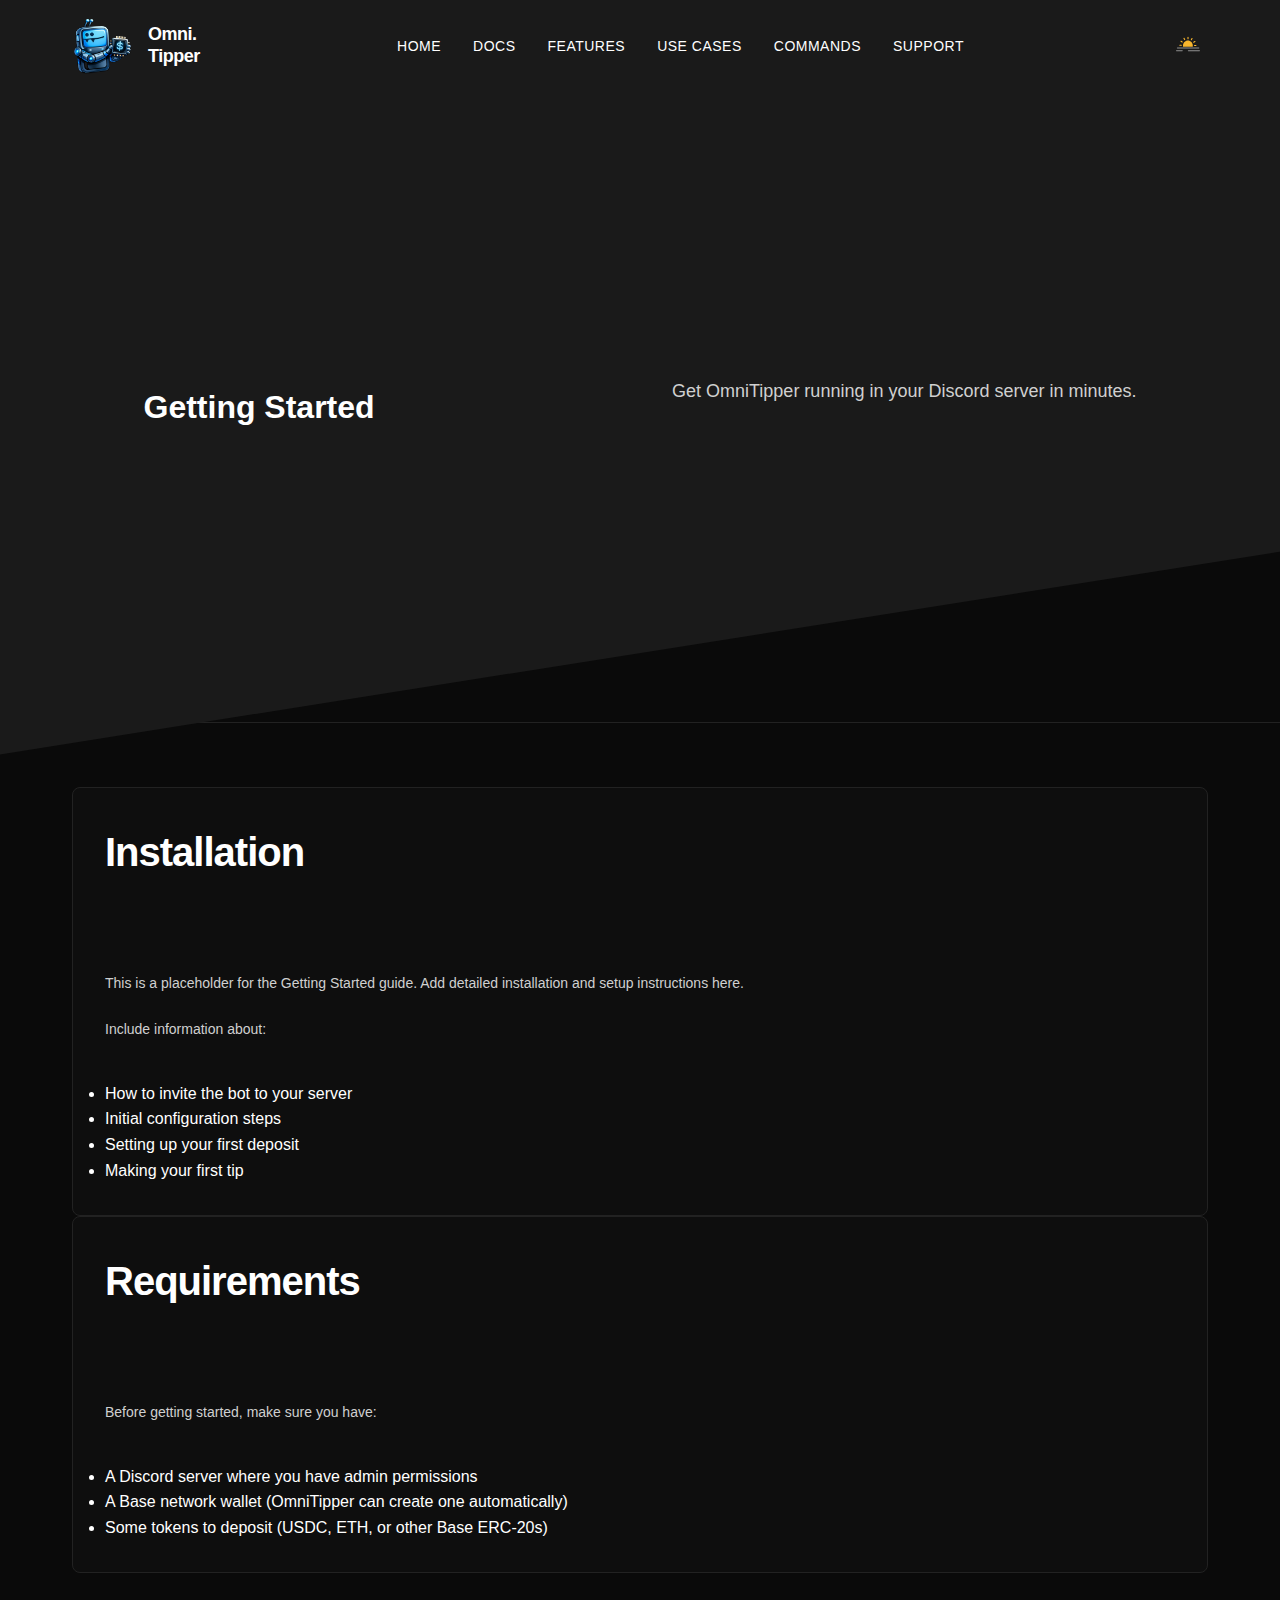
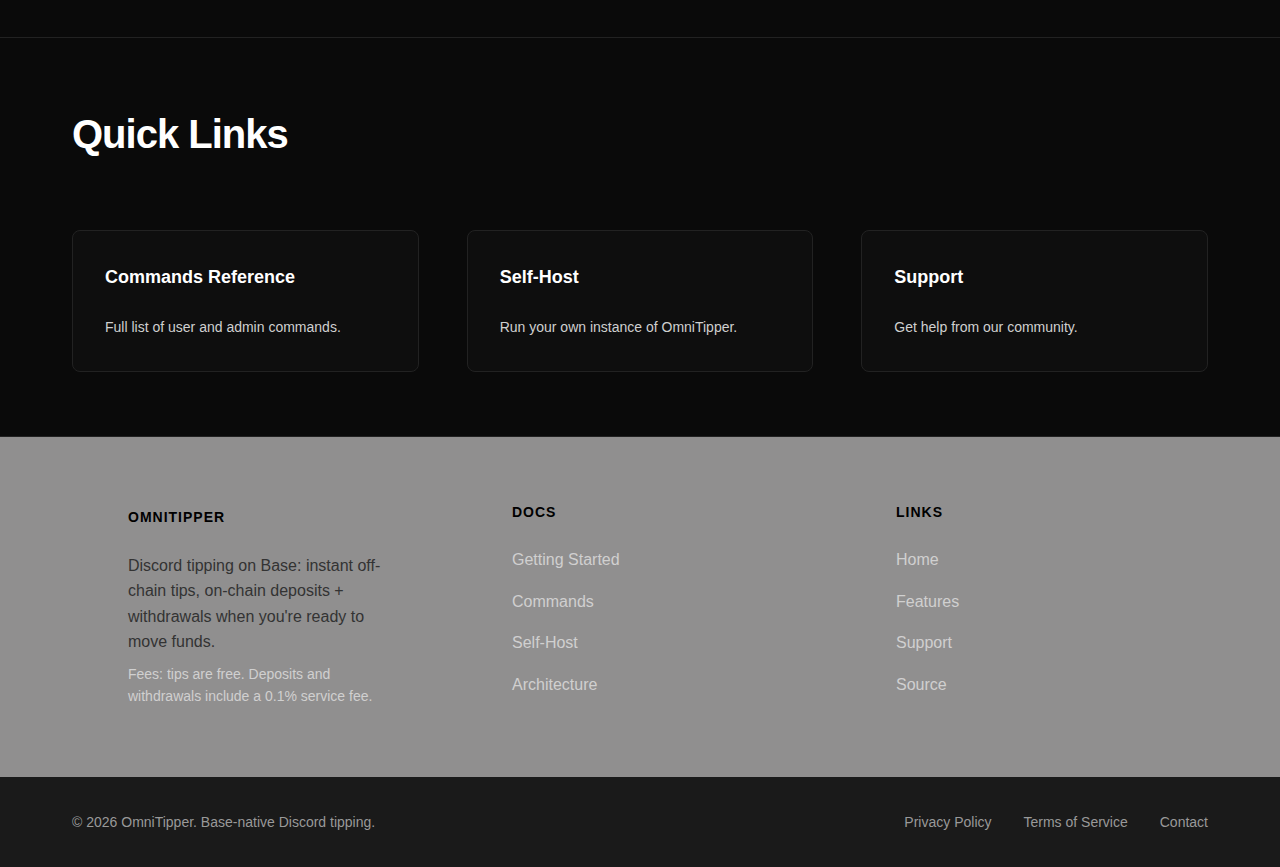
<file: docs/getting-started.html>
<!DOCTYPE html>
<html lang="en">
<head>
    <meta charset="UTF-8">
    <meta name="viewport" content="width=device-width, initial-scale=1.0">
    <title>Getting Started - OmniTipper Docs</title>
    <link rel="stylesheet" href="../style.css">
</head>
<body>
    <!-- Navigation -->
    <nav class="navbar">
        <div class="container">
            <div class="nav-content">
                <div class="nav-left">
                    <a href="../index.html" class="logo-link">
                        <div class="logo-container">
                            <img src="../assets/tipper_bot_logo.svg" alt="OmniTipper" class="logo">
                            <div class="logo-text">
                                <span>Omni.</span>
                                <span>Tipper</span>
                            </div>
                        </div>
                    </a>
                </div>
                <div class="nav-center">
                    <ul class="nav-links">
                        <li><a href="../index.html">Home</a></li>
                        <li><a href="index.html">Docs</a></li>
                        <li><a href="../features.html">Features</a></li>
                        <li><a href="../use-cases.html">Use Cases</a></li>
                        <li><a href="../commands.html">Commands</a></li>
                        <li><a href="../support.html">Support</a></li>
                    </ul>
                </div>
                <div class="nav-right">
                    <button id="hamburger-menu" class="hamburger-menu" aria-label="Toggle menu">
                        <span></span>
                        <span></span>
                        <span></span>
                    </button>
                    <button id="theme-toggle" class="theme-toggle" aria-label="Toggle theme">
                        <span class="icon-moon"><img src="../assets/Moon.svg" alt="Dark Mode"></span>
                        <span class="icon-sun"><img src="../assets/Sun.svg" alt="Light Mode"></span>
                    </button>
                </div>
            </div>
        </div>
    </nav>

    <!-- Page Header -->
    <section class="hero block">
        <div class="container">
            <h1>Getting Started</h1>
            <p class="section-subtitle">Get OmniTipper running in your Discord server in minutes.</p>
        </div>
    </section>

    <!-- Content -->
    <section class="features">
        <div class="container">
            <div class="feature-card" style="max-width: 100%; grid-column: 1 / -1;">
                <h2 style="margin-top: 0;">Installation</h2>
                <p>This is a placeholder for the Getting Started guide. Add detailed installation and setup instructions here.</p>
                <p>Include information about:</p>
                <ul style="margin: 1rem 0 0 0;">
                    <li>How to invite the bot to your server</li>
                    <li>Initial configuration steps</li>
                    <li>Setting up your first deposit</li>
                    <li>Making your first tip</li>
                </ul>
            </div>

            <div class="feature-card" style="max-width: 100%; grid-column: 1 / -1;">
                <h2 style="margin-top: 0;">Requirements</h2>
                <p>Before getting started, make sure you have:</p>
                <ul style="margin: 1rem 0 0 0;">
                    <li>A Discord server where you have admin permissions</li>
                    <li>A Base network wallet (OmniTipper can create one automatically)</li>
                    <li>Some tokens to deposit (USDC, ETH, or other Base ERC-20s)</li>
                </ul>
            </div>
        </div>
    </section>

    <!-- Quick Links -->
    <section class="documentation">
        <div class="container">
            <h2>Quick Links</h2>
            <div class="docs-grid">
                <a href="commands.html" class="doc-card">
                    <h3>Commands Reference</h3>
                    <p>Full list of user and admin commands.</p>
                    <span class="arrow">→</span>
                </a>
                <a href="self-host.html" class="doc-card">
                    <h3>Self-Host</h3>
                    <p>Run your own instance of OmniTipper.</p>
                    <span class="arrow">→</span>
                </a>
                <a href="../support.html" class="doc-card">
                    <h3>Support</h3>
                    <p>Get help from our community.</p>
                    <span class="arrow">→</span>
                </a>
            </div>
        </div>
    </section>

    <!-- Footer -->
    <footer class="footer">
        <div class="footer-content">
            <div class="footer-section">
                <h4>OmniTipper</h4>
                <p>Discord tipping on Base: instant off-chain tips, on-chain deposits + withdrawals when you're ready to move funds.</p>
                <p class="small">Fees: tips are free. Deposits and withdrawals include a 0.1% service fee.</p>
            </div>
            <div class="footer-section">
                <h4>Docs</h4>
                <ul>
                    <li><a href="getting-started.html">Getting Started</a></li>
                    <li><a href="commands.html">Commands</a></li>
                    <li><a href="self-host.html">Self-Host</a></li>
                    <li><a href="architecture.html">Architecture</a></li>
                </ul>
            </div>
            <div class="footer-section">
                <h4>Links</h4>
                <ul>
                    <li><a href="../index.html">Home</a></li>
                    <li><a href="../features.html">Features</a></li>
                    <li><a href="../support.html">Support</a></li>
                    <li><a href="https://omnitipper-7e2078.gitlab.io/README.html" target="_blank" rel="noreferrer">Source</a></li>
                </ul>
            </div>
        </div>
        <div class="footer-bottom">
            <div class="container" style="display: flex; justify-content: space-between; align-items: center; flex-wrap: wrap; gap: var(--spacing-lg); width: 100%;">
                <p>&copy; 2026 OmniTipper. Base-native Discord tipping.</p>
                <ul class="footer-links">
                    <li><a href="#">Privacy Policy</a></li>
                    <li><a href="#">Terms of Service</a></li>
                    <li><a href="#">Contact</a></li>
                </ul>
            </div>
        </div>
    </footer>

    <script src="../script.js"></script>
</body>
</html>
</file>
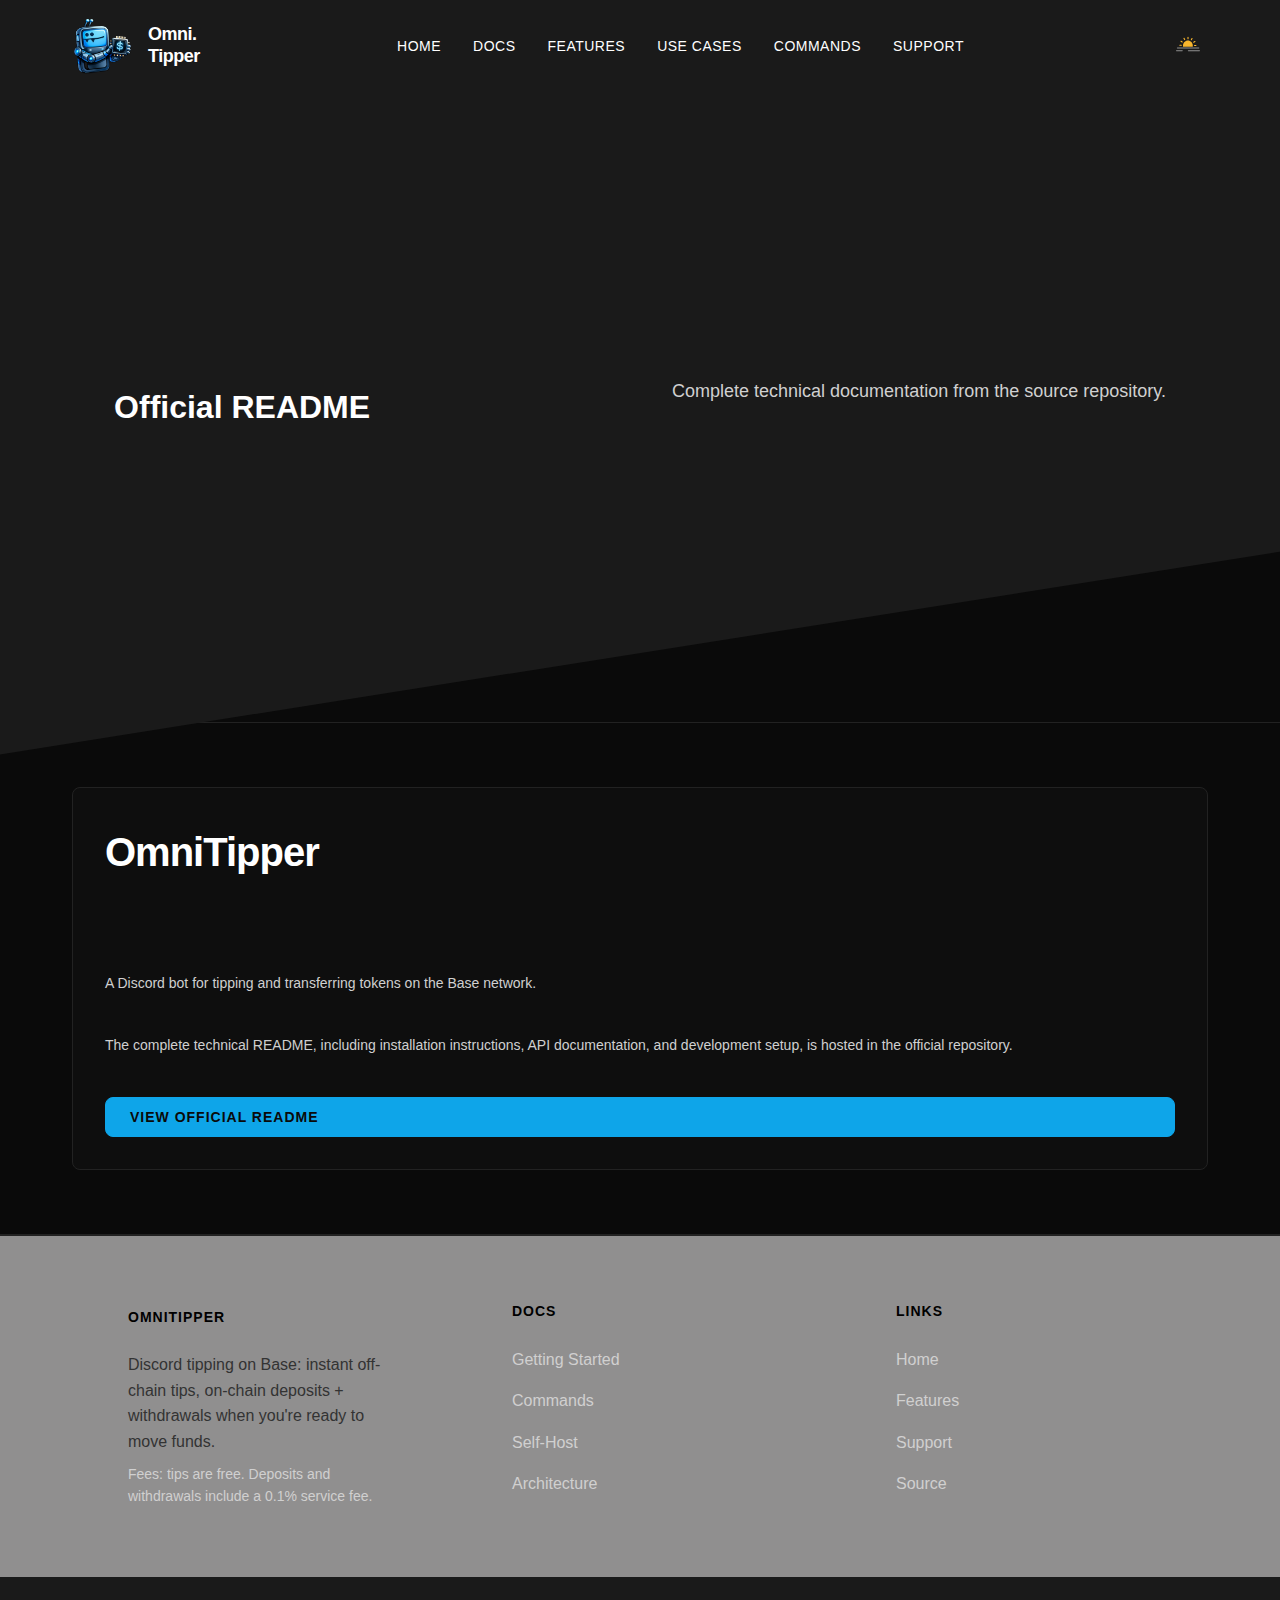
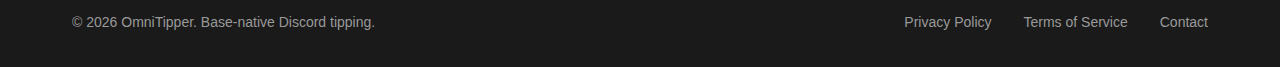
<file: docs/readme.html>
<!DOCTYPE html>
<html lang="en">
<head>
    <meta charset="UTF-8">
    <meta name="viewport" content="width=device-width, initial-scale=1.0">
    <title>README - OmniTipper Docs</title>
    <link rel="stylesheet" href="../style.css">
</head>
<body>
    <!-- Navigation -->
    <nav class="navbar">
        <div class="container">
            <div class="nav-content">
                <div class="nav-left">
                    <a href="../index.html" class="logo-link">
                        <div class="logo-container">
                            <img src="../assets/tipper_bot_logo.svg" alt="OmniTipper" class="logo">
                            <div class="logo-text">
                                <span>Omni.</span>
                                <span>Tipper</span>
                            </div>
                        </div>
                    </a>
                </div>
                <div class="nav-center">
                    <ul class="nav-links">
                        <li><a href="../index.html">Home</a></li>
                        <li><a href="index.html">Docs</a></li>
                        <li><a href="../features.html">Features</a></li>
                        <li><a href="../use-cases.html">Use Cases</a></li>
                        <li><a href="../commands.html">Commands</a></li>
                        <li><a href="../support.html">Support</a></li>
                    </ul>
                </div>
                <div class="nav-right">
                    <button id="hamburger-menu" class="hamburger-menu" aria-label="Toggle menu">
                        <span></span>
                        <span></span>
                        <span></span>
                    </button>
                    <button id="theme-toggle" class="theme-toggle" aria-label="Toggle theme">
                        <span class="icon-moon"><img src="../assets/Moon.svg" alt="Dark Mode"></span>
                        <span class="icon-sun"><img src="../assets/Sun.svg" alt="Light Mode"></span>
                    </button>
                </div>
            </div>
        </div>
    </nav>

    <!-- Page Header -->
    <section class="hero block">
        <div class="container">
            <h1>Official README</h1>
            <p class="section-subtitle">Complete technical documentation from the source repository.</p>
        </div>
    </section>

    <!-- Content -->
    <section class="features">
        <div class="container">
            <div class="feature-card" style="max-width: 100%; grid-column: 1 / -1;">
                <h2 style="margin-top: 0;">OmniTipper</h2>
                <p>A Discord bot for tipping and transferring tokens on the Base network.</p>
                <p style="margin-top: 1rem;">The complete technical README, including installation instructions, API documentation, and development setup, is hosted in the official repository.</p>
                <a href="https://omnitipper-7e2078.gitlab.io/README.html" target="_blank" rel="noreferrer" class="btn btn-primary" style="margin-top: 1rem; display: inline-block;">View Official README</a>
            </div>
        </div>
    </section>

    <!-- Footer -->
    <footer class="footer">
        <div class="footer-content">
            <div class="footer-section">
                <h4>OmniTipper</h4>
                <p>Discord tipping on Base: instant off-chain tips, on-chain deposits + withdrawals when you're ready to move funds.</p>
                <p class="small">Fees: tips are free. Deposits and withdrawals include a 0.1% service fee.</p>
            </div>
            <div class="footer-section">
                <h4>Docs</h4>
                <ul>
                    <li><a href="getting-started.html">Getting Started</a></li>
                    <li><a href="commands.html">Commands</a></li>
                    <li><a href="self-host.html">Self-Host</a></li>
                    <li><a href="architecture.html">Architecture</a></li>
                </ul>
            </div>
            <div class="footer-section">
                <h4>Links</h4>
                <ul>
                    <li><a href="../index.html">Home</a></li>
                    <li><a href="../features.html">Features</a></li>
                    <li><a href="../support.html">Support</a></li>
                    <li><a href="https://omnitipper-7e2078.gitlab.io/README.html" target="_blank" rel="noreferrer">Source</a></li>
                </ul>
            </div>
        </div>
        <div class="footer-bottom">
            <div class="container" style="display: flex; justify-content: space-between; align-items: center; flex-wrap: wrap; gap: var(--spacing-lg); width: 100%;">
                <p>&copy; 2026 OmniTipper. Base-native Discord tipping.</p>
                <ul class="footer-links">
                    <li><a href="#">Privacy Policy</a></li>
                    <li><a href="#">Terms of Service</a></li>
                    <li><a href="#">Contact</a></li>
                </ul>
            </div>
        </div>
    </footer>

    <script src="../script.js"></script>
</body>
</html>
</file>
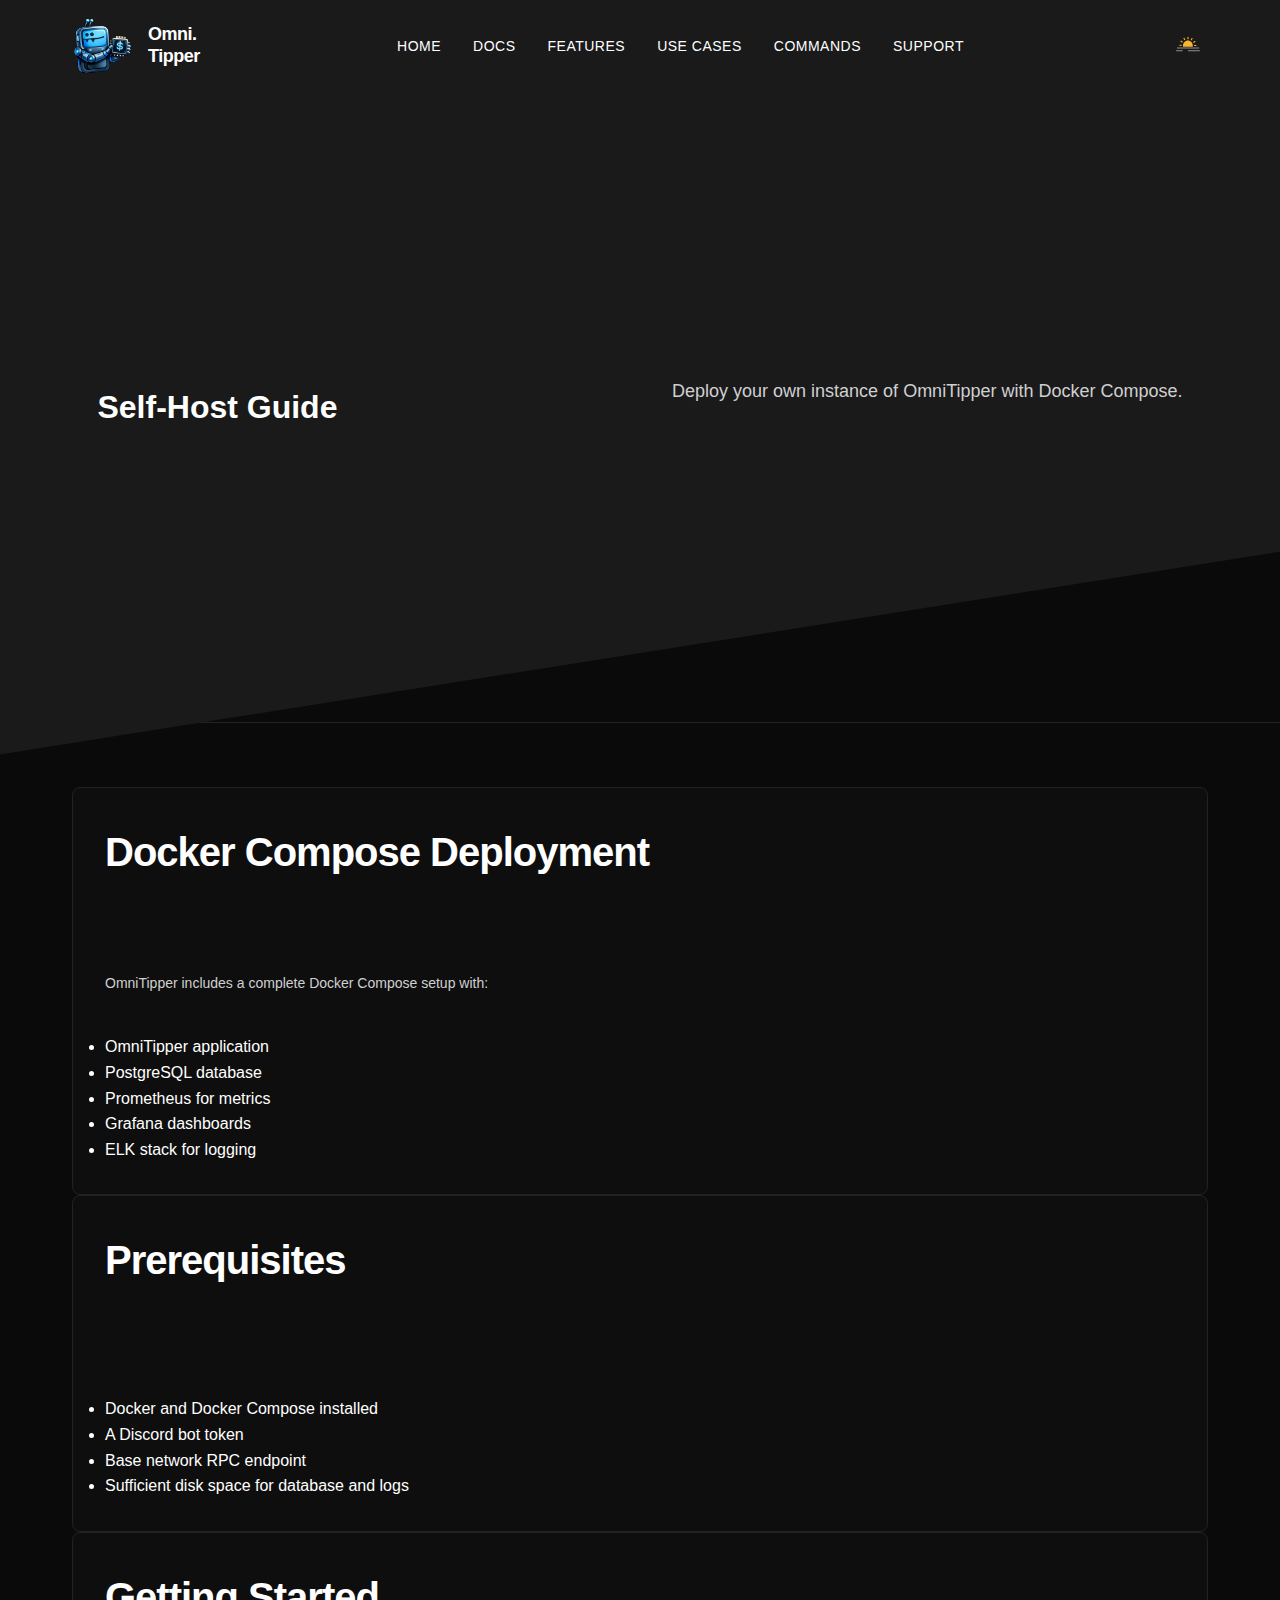
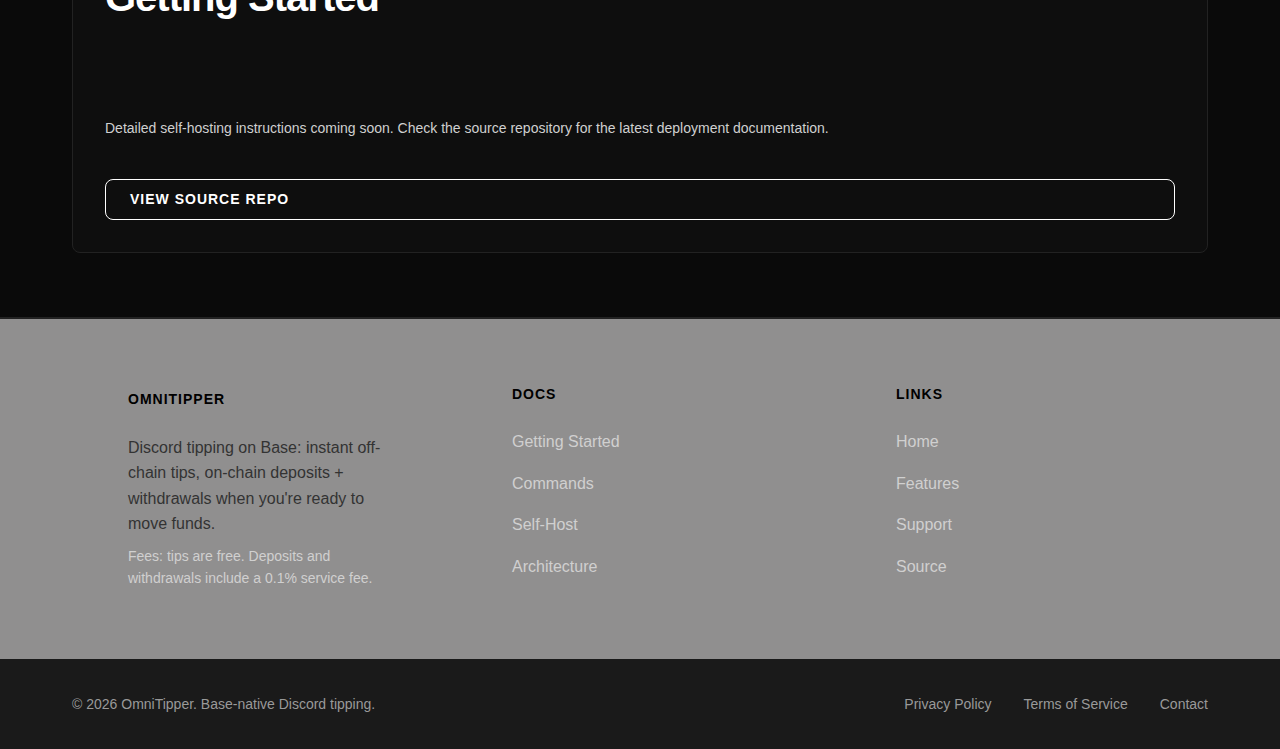
<file: docs/self-host.html>
<!DOCTYPE html>
<html lang="en">
<head>
    <meta charset="UTF-8">
    <meta name="viewport" content="width=device-width, initial-scale=1.0">
    <title>Self-Host - OmniTipper Docs</title>
    <link rel="stylesheet" href="../style.css">
</head>
<body>
    <!-- Navigation -->
    <nav class="navbar">
        <div class="container">
            <div class="nav-content">
                <div class="nav-left">
                    <a href="../index.html" class="logo-link">
                        <div class="logo-container">
                            <img src="../assets/tipper_bot_logo.svg" alt="OmniTipper" class="logo">
                            <div class="logo-text">
                                <span>Omni.</span>
                                <span>Tipper</span>
                            </div>
                        </div>
                    </a>
                </div>
                <div class="nav-center">
                    <ul class="nav-links">
                        <li><a href="../index.html">Home</a></li>
                        <li><a href="index.html">Docs</a></li>
                        <li><a href="../features.html">Features</a></li>
                        <li><a href="../use-cases.html">Use Cases</a></li>
                        <li><a href="../commands.html">Commands</a></li>
                        <li><a href="../support.html">Support</a></li>
                    </ul>
                </div>
                <div class="nav-right">
                    <button id="hamburger-menu" class="hamburger-menu" aria-label="Toggle menu">
                        <span></span>
                        <span></span>
                        <span></span>
                    </button>
                    <button id="theme-toggle" class="theme-toggle" aria-label="Toggle theme">
                        <span class="icon-moon"><img src="../assets/Moon.svg" alt="Dark Mode"></span>
                        <span class="icon-sun"><img src="../assets/Sun.svg" alt="Light Mode"></span>
                    </button>
                </div>
            </div>
        </div>
    </nav>

    <!-- Page Header -->
    <section class="hero block">
        <div class="container">
            <h1>Self-Host Guide</h1>
            <p class="section-subtitle">Deploy your own instance of OmniTipper with Docker Compose.</p>
        </div>
    </section>

    <!-- Content -->
    <section class="features">
        <div class="container">
            <div class="feature-card" style="max-width: 100%; grid-column: 1 / -1;">
                <h2 style="margin-top: 0;">Docker Compose Deployment</h2>
                <p>OmniTipper includes a complete Docker Compose setup with:</p>
                <ul style="margin: 1rem 0 0 0;">
                    <li>OmniTipper application</li>
                    <li>PostgreSQL database</li>
                    <li>Prometheus for metrics</li>
                    <li>Grafana dashboards</li>
                    <li>ELK stack for logging</li>
                </ul>
            </div>

            <div class="feature-card" style="max-width: 100%; grid-column: 1 / -1;">
                <h2 style="margin-top: 0;">Prerequisites</h2>
                <ul style="margin: 1rem 0 0 0;">
                    <li>Docker and Docker Compose installed</li>
                    <li>A Discord bot token</li>
                    <li>Base network RPC endpoint</li>
                    <li>Sufficient disk space for database and logs</li>
                </ul>
            </div>

            <div class="feature-card" style="max-width: 100%; grid-column: 1 / -1;">
                <h2 style="margin-top: 0;">Getting Started</h2>
                <p>Detailed self-hosting instructions coming soon. Check the source repository for the latest deployment documentation.</p>
                <a href="https://omnitipper-7e2078.gitlab.io/" target="_blank" class="btn btn-secondary" style="margin-top: 1rem; display: inline-block;">View Source Repo</a>
            </div>
        </div>
    </section>

    <!-- Footer -->
    <footer class="footer">
        <div class="footer-content">
            <div class="footer-section">
                <h4>OmniTipper</h4>
                <p>Discord tipping on Base: instant off-chain tips, on-chain deposits + withdrawals when you're ready to move funds.</p>
                <p class="small">Fees: tips are free. Deposits and withdrawals include a 0.1% service fee.</p>
            </div>
            <div class="footer-section">
                <h4>Docs</h4>
                <ul>
                    <li><a href="getting-started.html">Getting Started</a></li>
                    <li><a href="commands.html">Commands</a></li>
                    <li><a href="self-host.html">Self-Host</a></li>
                    <li><a href="architecture.html">Architecture</a></li>
                </ul>
            </div>
            <div class="footer-section">
                <h4>Links</h4>
                <ul>
                    <li><a href="../index.html">Home</a></li>
                    <li><a href="../features.html">Features</a></li>
                    <li><a href="../support.html">Support</a></li>
                    <li><a href="https://omnitipper-7e2078.gitlab.io/README.html" target="_blank" rel="noreferrer">Source</a></li>
                </ul>
            </div>
        </div>
        <div class="footer-bottom">
            <div class="container" style="display: flex; justify-content: space-between; align-items: center; flex-wrap: wrap; gap: var(--spacing-lg); width: 100%;">
                <p>&copy; 2026 OmniTipper. Base-native Discord tipping.</p>
                <ul class="footer-links">
                    <li><a href="#">Privacy Policy</a></li>
                    <li><a href="#">Terms of Service</a></li>
                    <li><a href="#">Contact</a></li>
                </ul>
            </div>
        </div>
    </footer>

    <script src="../script.js"></script>
</body>
</html>
</file>
<file: style.css>
/* ===================================
   VARIABLES & RESET
   =================================== */
:root {
    --color-dark: #0a0a0a;
    --color-light: #ffffff;
    --color-gray-100: #f5f5f5;
    --color-gray-200: #e5e5e5;
    --color-gray-300: #d0d0d0;
    --color-gray-500: #808080;
    --color-gray-700: #3a3a3a;
    --color-accent: #0ea5e9;
    --color-accent-dark: #0284c7;
    --color-border: #222222;
    
    /* Theme variables */
    --bg-primary: #0a0a0a;
    --bg-secondary: rgba(255, 255, 255, 0.02);
    --text-primary: #ffffff;
    --text-secondary: #d0d0d0;
    --text-muted: #808080;
    --border-color: #222222;
    
    --spacing-xs: 0.5rem;
    --spacing-sm: 1rem;
    --spacing-md: 1.5rem;
    --spacing-lg: 2rem;
    --spacing-xl: 3rem;
    --spacing-2xl: 4rem;
    --spacing-3xl: 6rem;
    
    --font-family-main: -apple-system, BlinkMacSystemFont, "Segoe UI", Roboto, "Helvetica Neue", Arial, sans-serif;
    --font-size-sm: 0.875rem;
    --font-size-base: 1rem;
    --font-size-lg: 1.125rem;
    --font-size-xl: 1.5rem;
    --font-size-2xl: 2rem;
    --font-size-3xl: 2.5rem;
    
    --line-height-tight: 1.2;
    --line-height-normal: 1.6;
    
    --transition-quick: 0.15s ease;
    --transition-smooth: 0.3s ease;
    
    --max-width: 1200px;
}

* {
    margin: 0;
    padding: 0;
    box-sizing: border-box;
}

html {
    scroll-behavior: smooth;
}

body {
    font-family: var(--font-family-main);
    background-color: var(--bg-primary);
    color: var(--text-primary);
    line-height: var(--line-height-normal);
    font-size: var(--font-size-base);
    overflow-x: hidden;
    transition: background-color var(--transition-smooth), color var(--transition-smooth);
}

body.light-mode {
    --bg-primary: #ffffff;
    --bg-secondary: rgba(0, 0, 0, 0.03);
    --text-primary: #0a0a0a;
    --text-secondary: #3a3a3a;
    --text-muted: #808080;
    --border-color: #e5e5e5;
}

/* ===================================
   CONTAINER & LAYOUT
   =================================== */
.container {
    max-width: var(--max-width);
    margin: 0 auto;
    padding: 0 var(--spacing-lg);
}

/* ===================================
   NAVIGATION
   =================================== */
.navbar {
    position: sticky;
    top: 0;
    z-index: 1000;
    background-color: #1a1a1a;
    backdrop-filter: blur(10px);
    border-bottom: 1px solid transparent;
    padding: var(--spacing-sm) 0;
    transition: background-color var(--transition-smooth), border-color var(--transition-smooth);
}

body.light-mode .navbar {
    background-color: #f0f0f0;
}

.navbar.scrolled {
    border-bottom-color: var(--border-color);
}

body.light-mode .navbar.scrolled {
    background-color: rgba(255, 255, 255, 0.95);
    border-bottom-color: #e5e5e5;
}

.nav-content {
    display: flex;
    flex-direction: row !important;
    align-items: center !important;
    gap: var(--spacing-lg);
    justify-content: space-between;
}

.nav-left {
    display: flex;
    align-items: center;
    gap: var(--spacing-sm);
    flex-shrink: 0;
}

.nav-center {
    display: flex;
    align-items: center;
    gap: var(--spacing-xl);
    flex: 1;
    justify-content: center;
}

.nav-right {
    display: flex;
    align-items: center;
    gap: var(--spacing-sm);
    flex-shrink: 0;
}

.logo-link {
    text-decoration: none;
    color: inherit;
    transition: opacity var(--transition-quick);
}

.logo-link:hover {
    opacity: 0.8;
}

.logo-container {
    display: flex;
    align-items: center;
    gap: var(--spacing-sm);
}

.logo {
    height: 60px;
    width: auto;
    margin: -5;
    padding: -5;
}

.logo-text {
    display: flex;
    flex-direction: column;
    gap: 0;
    font-size: var(--font-size-lg);
    font-weight: 600;
    letter-spacing: -0.5px;
    line-height: 1.2;
    width: 45px;
}

body.light-mode .logo-text {
    color: #000000;
}

/* body.light-mode .logo {
    filter: brightness(0.6) saturate(0.8);
} */

body.dark-mode .logo {
    filter: brightness(1.2) saturate(1.2);
}

.nav-links {
    display: flex;
    list-style: none;
    gap: var(--spacing-lg);
}

.nav-links a {
    color: var(--text-primary);
    text-decoration: none;
    font-size: var(--font-size-sm);
    font-weight: 500;
    text-transform: uppercase;
    letter-spacing: 0.5px;
    transition: color var(--transition-quick);
    position: relative;
}

.nav-links a:hover {
    color: var(--color-accent);
}

.nav-links a::after {
    content: '';
    position: absolute;
    bottom: -4px;
    left: 0;
    width: 0;
    height: 2px;
    background-color: var(--color-accent);
    transition: width var(--transition-smooth);
}

.nav-links a:hover::after {
    width: 100%;
}

/* Hamburger Menu */
.hamburger-menu {
    display: none;
    flex-direction: column;
    background: none;
    border: none;
    cursor: pointer;
    padding: var(--spacing-sm);
    gap: 5px;
}

.hamburger-menu span {
    width: 25px;
    height: 3px;
    background-color: var(--text-primary);
    border-radius: 2px;
    transition: all var(--transition-smooth);
}

.hamburger-menu.active span:nth-child(1) {
    transform: rotate(45deg) translate(8px, 8px);
}

.hamburger-menu.active span:nth-child(2) {
    opacity: 0;
}

.hamburger-menu.active span:nth-child(3) {
    transform: rotate(-45deg) translate(7px, -7px);
}

/* Theme Toggle Button */
.theme-toggle {
    background: none;
    border: none;
    cursor: pointer;
    font-size: var(--font-size-lg);
    padding: var(--spacing-sm);
    display: flex;
    align-items: center;
    justify-content: center;
    transition: transform var(--transition-smooth);
    position: relative;
    width: 40px;
    height: 40px;
}

#theme-toggle {
    display: flex;
}

#theme-toggle-mobile {
    display: none;
}

.nav-theme-toggle {
    display: none;
}

.theme-toggle:hover {
    transform: scale(1.1);
}

.icon-sun,
.icon-moon {
    position: absolute;
    transition: opacity var(--transition-smooth), transform var(--transition-smooth);
    display: block;
}

.icon-sun img,
.icon-moon img {
    width: 24px;
    height: 24px;
}

.icon-sun {
    opacity: 1;
    transform: rotate(0) scale(1);
}

.icon-moon {
    opacity: 0;
    transform: rotate(180deg) scale(0);
}

body.light-mode .icon-sun {
    opacity: 0;
    transform: rotate(-180deg) scale(0);
}

body.light-mode .icon-moon {
    opacity: 1;
    transform: rotate(0) scale(1);
}

/* ===================================
   HERO SECTION
   =================================== */
.hero {
    padding: var(--spacing-2xl) 0;
    min-height: 70vh;
    display: flex;
    align-items: center;
    border-bottom: 1px solid var(--border-color);
    position: relative;
}

.hero.block:before {
    content: "";
    display: block;
    width: 130%;
    height: 100vh;
    background: #f0f0f0;
    position: absolute;
    z-index: 1;
    left: -30%;
    top: -30%;
    transform: rotate(-9deg);
    transform-origin: left top;
}

body.light-mode .hero.block:before {
    background: #f0f0f0;
}

body:not(.light-mode) .hero.block:before {
    background: #1a1a1a;
}

body:not(.light-mode) .hero.block:before {
    background: #1a1a1a;
}

.hero .container {
    display: grid;
    grid-template-columns: 1fr 1fr;
    gap: var(--spacing-2xl);
    align-items: center;
    position: relative;
    z-index: 1;
}

.hero-content h2 {
    font-size: var(--font-size-3xl);
    font-weight: 700;
    line-height: var(--line-height-tight);
    margin-bottom: var(--spacing-md);
    letter-spacing: -1px;
}

.hero-content p {
    font-size: var(--font-size-lg);
    color: var(--text-secondary);
    margin-bottom: var(--spacing-lg);
    line-height: var(--line-height-normal);
}

.cta-buttons {
    display: flex;
    gap: var(--spacing-md);
    flex-wrap: wrap;
}

/* Buttons */
.btn {
    padding: var(--spacing-xs) var(--spacing-md);
    border: none;
    border-radius: 8px;
    cursor: pointer;
    font-family: var(--font-family-main);
    font-size: var(--font-size-sm);
    font-weight: 600;
    text-transform: uppercase;
    letter-spacing: 1px;
    text-decoration: none;
    display: inline-flex;
    align-items: center;
    justify-content: center;
    gap: 0.5rem;
    transition: all var(--transition-smooth);
    border: 1px solid transparent;
}

.btn-icon {
    width: 20px;
    height: 20px;
    display: inline-block;
}

.btn-primary {
    background-color: var(--color-accent);
    color: var(--color-dark);
    border-color: var(--color-accent);
}

.btn-primary:hover {
    background-color: var(--color-accent-dark);
    border-color: var(--color-accent-dark);
}

body.light-mode .btn-primary {
    color: var(--color-light);
}

.btn-secondary {
    background-color: transparent;
    color: var(--text-primary);
    border-color: var(--text-primary);
}

.btn-secondary:hover {
    background-color: var(--text-primary);
    color: var(--bg-primary);
}

.btn-large {
    padding: var(--spacing-sm) var(--spacing-lg);
    font-size: var(--font-size-base);
}

/* Stats */
.stats {
    display: grid;
    grid-template-columns: repeat(3, 1fr);
    gap: var(--spacing-2xl);
}

.stat-item {
    display: flex;
    flex-direction: column;
    gap: var(--spacing-xs);
    padding-bottom: var(--spacing-lg);
    border-bottom: 1px solid var(--border-color);
}

.stat-number {
    font-size: var(--font-size-2xl);
    font-weight: 700;
    color: var(--color-accent);
    white-space: nowrap;
}

.stat-label {
    font-size: var(--font-size-sm);
    color: var(--text-muted);
    text-transform: uppercase;
    letter-spacing: 1px;
}

/* ===================================
   FEATURES SECTION
   =================================== */
.features {
    padding: var(--spacing-2xl) 0;
    border-bottom: 1px solid var(--border-color);
}

.features h2 {
    font-size: var(--font-size-3xl);
    font-weight: 700;
    margin-bottom: var(--spacing-2xl);
    letter-spacing: -1px;
}

.features-grid {
    display: grid;
    grid-template-columns: repeat(auto-fit, minmax(300px, 1fr));
    gap: var(--spacing-xl);
}

.feature-card {
    padding: var(--spacing-lg);
    border: 1px solid var(--border-color);
    background-color: var(--bg-secondary);
    transition: all var(--transition-smooth);
    display: flex;
    flex-direction: column;
    border-radius: 8px;
    gap: var(--spacing-md);
}

.feature-card:hover {
    border-color: var(--color-accent);
    background-color: rgba(0, 212, 255, 0.05);
}

.feature-icon {
    font-size: 2.5rem;
    line-height: 1;
    display: flex;
    align-items: center;
    justify-content: center;
    height: 3.2rem;
    width: 3.2rem;
    margin-bottom: 0.5rem;
}

.feature-icon-img {
    width: 2.5rem;
    height: 2.5rem;
    display: block;
    object-fit: contain;
}

.feature-card h3 {
    font-size: var(--font-size-lg);
    font-weight: 600;
}

.feature-card p {
    color: var(--text-secondary);
    font-size: var(--font-size-sm);
}

/* ===================================
   HOW IT WORKS SECTION
   =================================== */
.how-it-works {
    padding: var(--spacing-2xl) 0;
    border-bottom: 1px solid var(--border-color);
}

.how-it-works h2 {
    font-size: var(--font-size-3xl);
    font-weight: 700;
    margin-bottom: var(--spacing-2xl);
    letter-spacing: -1px;
}

.steps {
    display: grid;
    grid-template-columns: repeat(auto-fit, minmax(250px, 1fr));
    gap: var(--spacing-xl);
    margin-bottom: var(--spacing-2xl);
}

.step {
    display: flex;
    flex-direction: column;
    gap: var(--spacing-md);
}

.step-number {
    font-size: 2rem;
    font-weight: 700;
    color: var(--color-accent);
    line-height: 1;
}

.step h3 {
    font-size: var(--font-size-lg);
    font-weight: 600;
}

.step p {
    color: var(--text-secondary);
    font-size: var(--font-size-sm);
}

.code-example {
    background-color: var(--bg-secondary);
    border: 1px solid var(--border-color);
    padding: var(--spacing-lg);
    margin-top: var(--spacing-2xl);
    border-radius: 8px;
}

.code-example h3 {
    margin-bottom: var(--spacing-md);
}

.code-block {
    background-color: #f0f0f0;
    border-left: 3px solid var(--color-accent);
    padding: var(--spacing-md);
    overflow-x: auto;
    border-radius: 4px;
}

body:not(.light-mode) .code-block {
    background-color: rgba(0, 0, 0, 0.5);
}

.code-block code {
    font-family: 'Monaco', 'Menlo', 'Courier New', monospace;
    font-size: var(--font-size-sm);
    color: var(--color-accent);
    line-height: 1.5;
}

/* ===================================
   DOCUMENTATION SECTION
   =================================== */
.documentation {
    padding: var(--spacing-2xl) 0;
}

.documentation h2 {
    font-size: var(--font-size-3xl);
    font-weight: 700;
    margin-bottom: var(--spacing-2xl);
    letter-spacing: -1px;
}

.docs-grid {
    display: grid;
    grid-template-columns: repeat(auto-fit, minmax(280px, 1fr));
    gap: var(--spacing-xl);
}

.doc-card {
    display: flex;
    flex-direction: column;
    gap: var(--spacing-md);
    padding: var(--spacing-lg);
    border: 1px solid var(--border-color);
    background-color: var(--bg-secondary);
    text-decoration: none;
    color: inherit;
    transition: all var(--transition-smooth);
    position: relative;
    border-radius: 8px;
}

.doc-card:hover {
    border-color: var(--color-accent);
    background-color: rgba(0, 212, 255, 0.05);
    transform: translateY(-2px);
}

.doc-icon {
    font-size: 2rem;
    line-height: 1;
    display: flex;
    align-items: center;
    justify-content: center;
    height: 60px;
    width: 60px;
}

.doc-icon-img {
    height: 60px;
    width: 60px;
    object-fit: contain;
}

.doc-card h3 {
    font-size: var(--font-size-lg);
    font-weight: 600;
}

.doc-card p {
    color: var(--text-secondary);
    font-size: var(--font-size-sm);
}

.arrow {
    position: absolute;
    top: var(--spacing-lg);
    right: var(--spacing-lg);
    font-size: var(--font-size-lg);
    opacity: 0;
    transition: opacity var(--transition-smooth);
}

.doc-card:hover .arrow {
    opacity: 1;
}

/* ===================================
   CTA SECTION
   =================================== */
.cta-section {
    padding: 0;
    text-align: center;
}

.cta-section .container {
    background: transparent;
    border: 1px solid var(--border-color);
    box-shadow: 0 4px 20px rgba(0, 0, 0, 0.1);
    padding: var(--spacing-2xl);
    border-radius: 0;
    max-width: 100%;
    width: 100%;
}

body.light-mode .cta-section .container {
    box-shadow: 0 4px 20px rgba(0, 0, 0, 0.3);
}

.cta-section h2 {
    font-size: var(--font-size-3xl);
    font-weight: 700;
    margin-bottom: var(--spacing-md);
    letter-spacing: -1px;
}

.cta-section p {
    color: var(--text-secondary);
    font-size: var(--font-size-lg);
    margin-bottom: var(--spacing-lg);
}

/* ===================================
   FOOTER
   =================================== */
.footer {
    display: flex;
    flex-direction: column;
}

.footer-content {
    background-color: #908f8f;
    border-top: 1px solid var(--border-color);
    padding: 0 var(--spacing-2xl);
    display: grid;
    grid-template-columns: repeat(auto-fit, minmax(250px, 1fr));
    gap: var(--spacing-1xl);
    width: 100%;
    align-content: center;
    justify-content: center;
}

body.light-mode .footer-content {
    background-color: #272b2f;
}

.footer-section {
    align-content: center;
    padding: var(--spacing-2xl) var(--spacing-2xl);
}

.footer-section h4 {
    font-size: var(--font-size-sm);
    font-weight: 600;
    margin-bottom: var(--spacing-md);
    text-transform: uppercase;
    letter-spacing: 1px;
    color: #000000;
}

body.light-mode .footer-section h4 {
    color: #ffffff;
}

.footer-section p {
    color: #333333;
    font-size: var(--font-size-xs);
    line-height: var(--line-height-normal);
}

body.light-mode .footer-section p {
    color: #cccccc;
}

.footer-section ul {
    list-style: none;
}

.footer-section ul li {
    margin-bottom: var(--spacing-sm);
}

body.light-mode .footer-section ul li {
    margin-bottom: var(--spacing-sm);
}

.footer-section a {
    color: #333333;
    text-decoration: none;
    font-size: var(--font-size-xs);
    transition: color var(--transition-quick);
}

body.light-mode .footer-section a {
    color: #cccccc;
}

.footer-section a:hover {
    color: var(--color-accent);
}

.footer-bottom {
    background-color: #1a1a1a;
    padding: var(--spacing-lg) var(--spacing-lg);
    display: flex;
    justify-content: space-between;
    align-items: center;
    flex-wrap: wrap;
    gap: var(--spacing-lg);
    width: 100%;
}

body.light-mode .footer-bottom {
    background-color: #0d0d0d;
    border-top-color: #999999;
}

.footer-bottom p {
    color: #999999;
    font-size: var(--font-size-sm);
}

body.light-mode .footer-bottom p {
    color: #cccccc;
}

.footer-links {
    display: flex;
    list-style: none;
    gap: var(--spacing-lg);
}

.footer-links a {
    color: #999999;
    text-decoration: none;
    font-size: var(--font-size-sm);
    transition: color var(--transition-quick);
}

body.light-mode .footer-links a {
    color: #cccccc;
}

.footer-links a:hover {
    color: var(--color-accent);
}

/* ===================================
   RESPONSIVE DESIGN
   =================================== */
@media (max-width: 768px) {
    .hamburger-menu {
        display: flex;
    }

    .nav-content {
        flex-wrap: nowrap;
    }

    .nav-center {
        position: absolute;
        top: 100%;
        left: 0;
        right: 0;
        flex-direction: column;
        gap: var(--spacing-md);
        padding: var(--spacing-lg);
        background-color: rgba(10, 10, 10, 0.98);
        max-height: 0;
        overflow: visible;
        transition: max-height var(--transition-smooth);
        border-bottom: 1px solid var(--border-color);
        width: 100%;
        pointer-events: none;
        clip-path: inset(0 0 100% 0);
    }

    .nav-center.active {
        max-height: 400px;
        pointer-events: auto;
        clip-path: inset(0);
    }

    body.light-mode .nav-center {
        background-color: rgba(255, 255, 255, 0.98);
    }

    .nav-links {
        display: flex;
        flex-direction: column;
        gap: var(--spacing-md);
        padding: 0;
        width: 100%;
    }

    .nav-links li {
        width: 100%;
    }

    .nav-links a {
        display: block;
        padding: var(--spacing-sm) 0;
    }

    .nav-links a::after {
        display: none;
    }

    .navbar {
        position: relative;
    }

    .hero .container {
        grid-template-columns: 1fr;
    }

    .hero-content h2 {
        font-size: var(--font-size-2xl);
    }

    .stats {
        grid-template-columns: 1fr;
    }

    .features h2,
    .how-it-works h2,
    .documentation h2,
    .cta-section h2 {
        font-size: var(--font-size-2xl);
    }

    .steps {
        grid-template-columns: 1fr;
    }

    .footer-bottom {
        flex-direction: column;
        align-items: flex-start;
    }

    .footer-links {
        width: 100%;
        justify-content: flex-start;
    }
    /* Mobile menu: right-aligned Sign In and Get Started */
    .nav-links .auth-mobile {
        display: flex;
        flex-direction: column;
        align-items: flex-end;
        margin-top: var(--spacing-md);
        gap: var(--spacing-sm);
        width: 100%;
    }
    .nav-links .auth-mobile li {
        width: auto;
        text-align: right;
    }
    .nav-links .auth-mobile a {
        display: inline-block;
        padding: var(--spacing-xs) var(--spacing-md);
        color: var(--color-accent);
        font-weight: 600;
        border-radius: 6px;
        background: none;
        transition: background var(--transition-quick), color var(--transition-quick);
    }
    .nav-links .auth-mobile a:hover {
        background: var(--color-accent);
        color: #fff;
    }
    /* Ensure auth-mobile is only visible on mobile */
    .nav-links .auth-mobile {
        display: flex !important;
    }
}

@media (max-width: 480px) {
    .container {
        padding: 0 var(--spacing-md);
    }

    .nav-content {
        flex-direction: column;
        gap: var(--spacing-md);
        align-items: flex-start;
    }

    .nav-links {
        gap: var(--spacing-md);
        flex-direction: column;
    }

    .hero {
        min-height: auto;
        padding: var(--spacing-xl) 0;
    }

    .hero-content h2 {
        font-size: var(--font-size-xl);
    }

    .hero-content p {
        font-size: var(--font-size-base);
    }

    .cta-buttons {
        flex-direction: column;
    }

    .btn {
        width: 100%;
        text-align: center;
    }

    .features-grid,
    .docs-grid {
        grid-template-columns: 1fr;
    }

    .footer-content {
        grid-template-columns: 1fr;
    }

    .how-it-works {
        padding: var(--spacing-3xl) 0;
    }

    .documentation {
        padding: var(--spacing-3xl) 0;
    }
}

/* ===================================
   ANIMATIONS
   =================================== */
@keyframes fadeInUp {
    from {
        opacity: 0;
        transform: translateY(20px);
    }
    to {
        opacity: 1;
        transform: translateY(0);
    }
}

.feature-card,
.doc-card,
.step {
    animation: fadeInUp 0.6s ease forwards;
}

.feature-card:nth-child(1) { animation-delay: 0.1s; }
.feature-card:nth-child(2) { animation-delay: 0.2s; }
.feature-card:nth-child(3) { animation-delay: 0.3s; }
.feature-card:nth-child(4) { animation-delay: 0.4s; }
.feature-card:nth-child(5) { animation-delay: 0.5s; }
.feature-card:nth-child(6) { animation-delay: 0.6s; }

/* ===================================
   SCROLLBAR
   =================================== */
::-webkit-scrollbar {
    width: 8px;
    height: 8px;
}

::-webkit-scrollbar-track {
    background: var(--bg-primary);
}

::-webkit-scrollbar-thumb {
    background: var(--text-secondary);
    border-radius: 4px;
    opacity: 0.3;
}

::-webkit-scrollbar-thumb:hover {
    background: var(--color-accent);
}

/* ===================================
   GET ON SERVER PAGE STYLES
   =================================== */
.getting-started-hero {
    padding: var(--spacing-2xl) 0;
    min-height: 60vh;
    display: flex;
    align-items: center;
    border-bottom: 1px solid var(--border-color);
    text-align: center;
}

.getting-started-hero h1 {
    font-size: 3rem;
    font-weight: 700;
    margin-bottom: var(--spacing-md);
    letter-spacing: -1px;
}

.getting-started-hero p {
    font-size: var(--font-size-lg);
    color: var(--text-secondary);
    margin-bottom: var(--spacing-xl);
    max-width: 700px;
    margin-left: auto;
    margin-right: auto;
}

.installation-steps {
    padding: var(--spacing-2xl) 0;
    border-bottom: 1px solid var(--border-color);
}

.installation-steps h2 {
    font-size: var(--font-size-3xl);
    font-weight: 700;
    margin-bottom: var(--spacing-2xl);
    letter-spacing: -1px;
}

.steps-container {
    display: grid;
    grid-template-columns: repeat(auto-fit, minmax(250px, 1fr));
    gap: var(--spacing-xl);
}

.step-card {
    padding: var(--spacing-lg);
    border: 1px solid var(--border-color);
    background-color: var(--bg-secondary);
    transition: all var(--transition-smooth);
    display: flex;
    flex-direction: column;
    gap: var(--spacing-md);
}

.step-card:hover {
    border-color: var(--color-accent);
    background-color: rgba(56, 97, 251, 0.05);
}

.step-number {
    display: inline-flex;
    align-items: center;
    justify-content: center;
    width: 50px;
    height: 50px;
    background-color: var(--color-accent);
    color: var(--color-dark);
    font-size: var(--font-size-xl);
    font-weight: 700;
    border-radius: 50%;
}

.step-card h3 {
    font-size: var(--font-size-lg);
    font-weight: 600;
}

.step-card p {
    color: var(--text-secondary);
    font-size: var(--font-size-sm);
}

.requirements {
    padding: var(--spacing-2xl) 0;
    border-bottom: 1px solid var(--border-color);
}

.requirements h2 {
    font-size: var(--font-size-3xl);
    font-weight: 700;
    margin-bottom: var(--spacing-2xl);
    letter-spacing: -1px;
}

.requirements-grid {
    display: grid;
    grid-template-columns: repeat(auto-fit, minmax(280px, 1fr));
    gap: var(--spacing-xl);
}

.requirement-card {
    padding: var(--spacing-lg);
    border: 1px solid var(--border-color);
    background-color: var(--bg-secondary);
    text-align: center;
    transition: all var(--transition-smooth);
}

.requirement-card:hover {
    border-color: var(--color-accent);
    background-color: rgba(56, 97, 251, 0.05);
}

.requirement-icon {
    font-size: 2.5rem;
    margin-bottom: var(--spacing-md);
}

.requirement-card h3 {
    font-size: var(--font-size-lg);
    font-weight: 600;
    margin-bottom: var(--spacing-sm);
}

.requirement-card p {
    color: var(--text-secondary);
    font-size: var(--font-size-sm);
}

.features-overview {
    padding: var(--spacing-2xl) 0;
    border-bottom: 1px solid var(--border-color);
}

.features-overview h2 {
    font-size: var(--font-size-3xl);
    font-weight: 700;
    margin-bottom: var(--spacing-2xl);
    letter-spacing: -1px;
}

.features-list {
    display: grid;
    grid-template-columns: repeat(auto-fit, minmax(300px, 1fr));
    gap: var(--spacing-xl);
}

.feature-item {
    display: flex;
    gap: var(--spacing-lg);
    padding: var(--spacing-lg);
    border-bottom: 1px solid var(--border-color);
}

.feature-checkbox {
    color: var(--color-accent);
    font-size: var(--font-size-xl);
    font-weight: 700;
    flex-shrink: 0;
    margin-top: var(--spacing-xs);
}

.feature-details h4 {
    font-size: var(--font-size-base);
    font-weight: 600;
    margin-bottom: var(--spacing-xs);
}

.feature-details p {
    color: var(--text-secondary);
    font-size: var(--font-size-sm);
}

.faq {
    padding: var(--spacing-2xl) 0;
    border-bottom: 1px solid var(--border-color);
}

.faq h2 {
    font-size: var(--font-size-3xl);
    font-weight: 700;
    margin-bottom: var(--spacing-2xl);
    letter-spacing: -1px;
}

.faq-grid {
    display: grid;
    grid-template-columns: repeat(auto-fit, minmax(300px, 1fr));
    gap: var(--spacing-xl);
}

.faq-item {
    padding: var(--spacing-lg);
    border: 1px solid var(--border-color);
    background-color: var(--bg-secondary);
    transition: all var(--transition-smooth);
}

.faq-item:hover {
    border-color: var(--color-accent);
    background-color: rgba(56, 97, 251, 0.05);
}

.faq-item h4 {
    font-size: var(--font-size-base);
    font-weight: 600;
    margin-bottom: var(--spacing-md);
    color: var(--text-primary);
}

.faq-item p {
    color: var(--text-secondary);
    font-size: var(--font-size-sm);
    line-height: var(--line-height-normal);
}

.final-cta {
    padding: var(--spacing-2xl) 0;
    border-bottom: 1px solid var(--border-color);
    text-align: center;
}

.final-cta h2 {
    font-size: var(--font-size-3xl);
    font-weight: 700;
    margin-bottom: var(--spacing-md);
    letter-spacing: -1px;
}

.final-cta > .container > p:first-of-type {
    color: var(--text-secondary);
    font-size: var(--font-size-lg);
    margin-bottom: var(--spacing-xl);
}

.cta-subtext {
    margin-top: var(--spacing-lg);
    color: var(--text-secondary);
    font-size: var(--font-size-sm);
}

.cta-subtext a {
    color: var(--color-accent);
    text-decoration: none;
    transition: opacity var(--transition-quick);
}

.cta-subtext a:hover {
    opacity: 0.8;
}

/* ===================================
   GUIDES PAGE STYLES
   =================================== */
.guides-hero {
    padding: var(--spacing-2xl) 0;
    min-height: 40vh;
    display: flex;
    align-items: center;
    border-bottom: 1px solid var(--border-color);
    text-align: center;
}

.guides-hero h1 {
    font-size: 3rem;
    font-weight: 700;
    margin-bottom: var(--spacing-md);
    letter-spacing: -1px;
}

.guides-hero p {
    font-size: var(--font-size-lg);
    color: var(--text-secondary);
}

.guides-section {
    padding: var(--spacing-2xl) 0;
    border-bottom: 1px solid var(--border-color);
}

.guides-categories {
    display: grid;
    grid-template-columns: repeat(auto-fit, minmax(300px, 1fr));
    gap: var(--spacing-xl);
}

.guide-category {
    padding: var(--spacing-lg);
    border: 1px solid var(--border-color);
    background-color: var(--bg-secondary);
    transition: all var(--transition-smooth);
}

.guide-category:hover {
    border-color: var(--color-accent);
    background-color: rgba(56, 97, 251, 0.05);
}

.guide-category h3 {
    font-size: var(--font-size-lg);
    font-weight: 600;
    margin-bottom: var(--spacing-md);
    color: var(--text-primary);
}

.guide-links {
    list-style: none;
}

.guide-links li {
    margin-bottom: var(--spacing-sm);
}

.guide-links a {
    color: var(--color-accent);
    text-decoration: none;
    font-size: var(--font-size-sm);
    transition: opacity var(--transition-quick);
    display: flex;
    align-items: center;
    gap: 0.5rem;
}

.guide-links a:hover {
    opacity: 0.8;
    text-decoration: underline;
}

.guide-links a:before {
    content: "→";
    opacity: 0;
    transition: opacity var(--transition-quick), transform var(--transition-quick);
}

.guide-links a:hover:before {
    opacity: 1;
}

.quick-links-section {
    padding: var(--spacing-2xl) 0;
    border-bottom: 1px solid var(--border-color);
}

.quick-links-section h2 {
    font-size: var(--font-size-3xl);
    font-weight: 700;
    margin-bottom: var(--spacing-2xl);
    letter-spacing: -1px;
}

.quick-links-grid {
    display: grid;
    grid-template-columns: repeat(auto-fit, minmax(280px, 1fr));
    gap: var(--spacing-xl);
}

.quick-link-card {
    display: flex;
    flex-direction: column;
    gap: var(--spacing-md);
    padding: var(--spacing-lg);
    border: 1px solid var(--border-color);
    background-color: var(--bg-secondary);
    text-decoration: none;
    color: inherit;
    transition: all var(--transition-smooth);
    position: relative;
}

.quick-link-card:hover {
    border-color: var(--color-accent);
    background-color: rgba(56, 97, 251, 0.05);
    transform: translateY(-2px);
}

.quick-link-icon {
    font-size: 2rem;
    line-height: 1;
}

.quick-link-card h4 {
    font-size: var(--font-size-base);
    font-weight: 600;
}

.quick-link-card p {
    color: var(--text-secondary);
    font-size: var(--font-size-sm);
}

.quick-link-card .arrow {
    position: absolute;
    top: var(--spacing-lg);
    right: var(--spacing-lg);
    font-size: var(--font-size-lg);
    opacity: 0;
    transition: opacity var(--transition-smooth);
}

.quick-link-card:hover .arrow {
    opacity: 1;
}

.contact-section {
    padding: var(--spacing-2xl) 0;
    border-bottom: 1px solid var(--border-color);
    text-align: center;
}

.contact-section h2 {
    font-size: var(--font-size-3xl);
    font-weight: 700;
    margin-bottom: var(--spacing-md);
    letter-spacing: -1px;
}

.contact-section > .container > p {
    color: var(--text-secondary);
    font-size: var(--font-size-lg);
    margin-bottom: var(--spacing-xl);
}

.contact-options {
    display: grid;
    grid-template-columns: repeat(auto-fit, minmax(280px, 1fr));
    gap: var(--spacing-xl);
}

.contact-card {
    padding: var(--spacing-lg);
    border: 1px solid var(--border-color);
    background-color: var(--bg-secondary);
    transition: all var(--transition-smooth);
}

.contact-card:hover {
    border-color: var(--color-accent);
    background-color: rgba(56, 97, 251, 0.05);
}

.contact-card h4 {
    font-size: var(--font-size-base);
    font-weight: 600;
    margin-bottom: var(--spacing-md);
}

.contact-card p {
    color: var(--text-secondary);
    font-size: var(--font-size-sm);
    margin-bottom: var(--spacing-md);
}

body.light-mode .step-number {
        color: #fff;
    }
    body.dark-mode .step-number {
        color: #000;
    }
/* ===================================
   NEW HERO & SECTION STYLES
   =================================== */

.hero-features {
    list-style: none;
    margin: var(--spacing-md) 0;
    padding: 0;
}

.hero-features li {
    display: flex;
    align-items: center;
    gap: var(--spacing-sm);
    margin: var(--spacing-xs) 0;
    color: var(--text-secondary);
    font-size: var(--font-size-sm);
}

.hero-features li::before {
    content: "✓";
    color: var(--color-accent);
    font-weight: bold;
    flex-shrink: 0;
}

.fee-notice {
    background: rgba(14, 165, 233, 0.1);
    border: 1px solid var(--color-accent);
    border-radius: 8px;
    padding: var(--spacing-sm);
    margin-top: var(--spacing-md);
    font-size: var(--font-size-sm);
    color: var(--text-secondary);
}

body.light-mode .fee-notice {
    background: rgba(14, 165, 233, 0.05);
    border-color: var(--color-accent-dark);
}

.section-subtitle {
    font-size: var(--font-size-lg);
    color: var(--text-secondary);
    margin-bottom: var(--spacing-lg);
    max-width: 800px;
}

/* Code block improvements */
.code-block {
    background-color: var(--bg-secondary);
    border: 1px solid var(--border-color);
    border-radius: 8px;
    padding: var(--spacing-md);
    overflow-x: auto;
    position: relative;
}

.code-block code {
    font-family: 'Courier New', monospace;
    color: var(--text-primary);
    font-size: 0.875rem;
    line-height: 1.6;
    white-space: pre;
    display: block;
}

/* Footer improvements */
.footer-section .small {
    font-size: var(--font-size-sm);
    color: var(--text-secondary);
    margin-top: var(--spacing-xs);
    line-height: var(--line-height-normal);
}

.footer-section a {
    color: var(--text-secondary);
    text-decoration: none;
    transition: color var(--transition-quick);
}

.footer-section a:hover {
    color: var(--color-accent);
}
</file>
